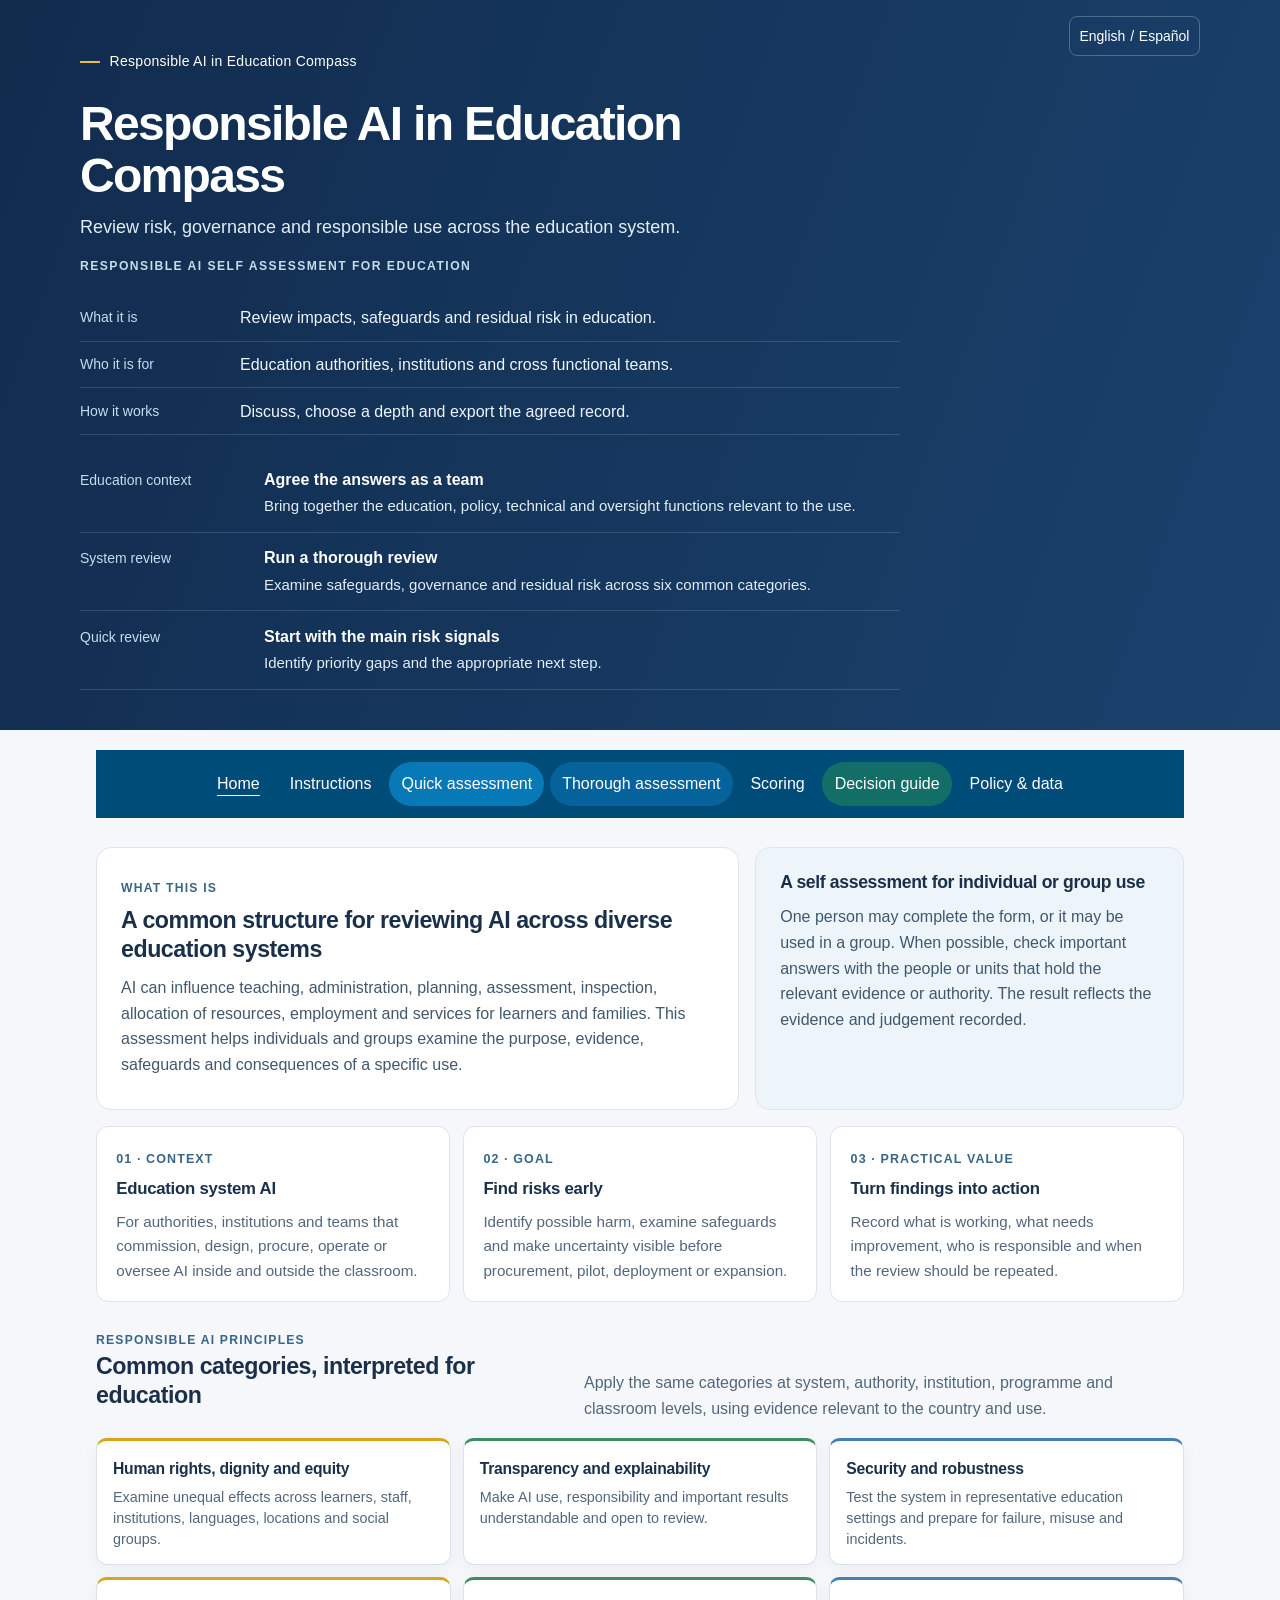
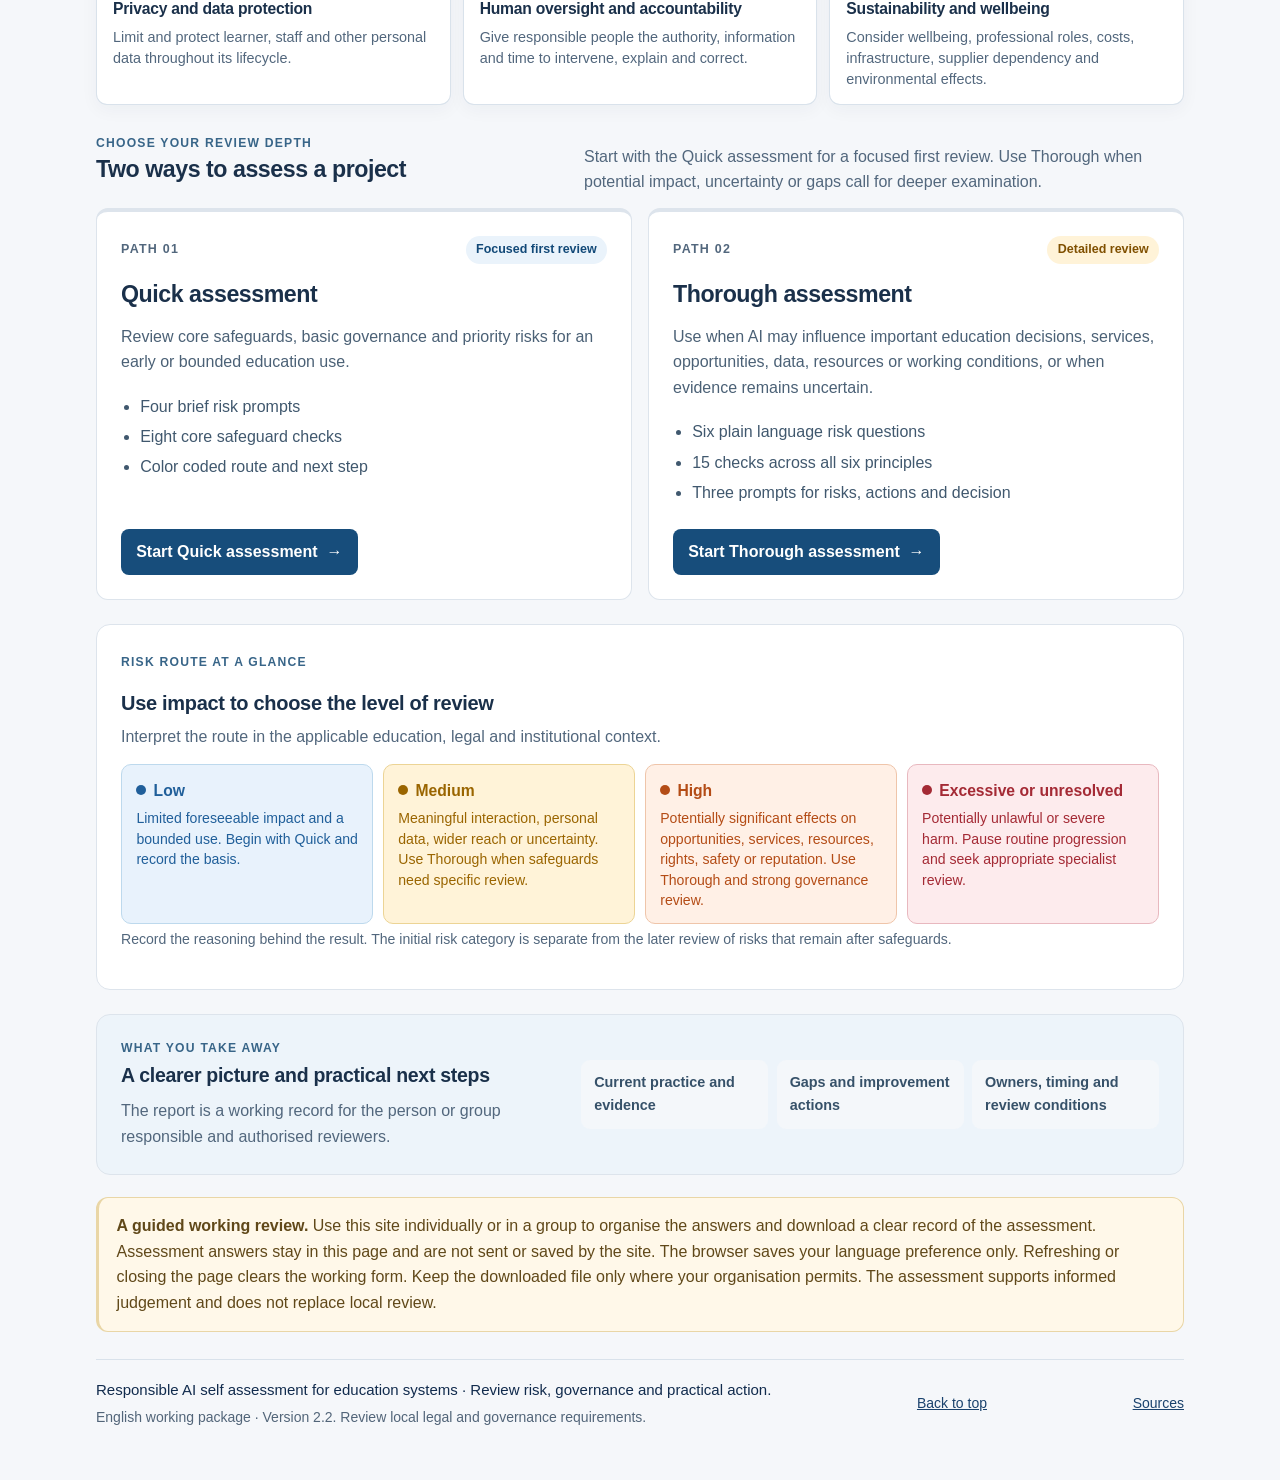
<file: index.html>
<!doctype html>
<html lang="en">
<head>
<link rel="stylesheet" href="theme.css?v=decision-record-2.2.10">
<meta charset="utf-8"><meta name="viewport" content="width=device-width,initial-scale=1">
<meta name="description" content="A self assessment for responsible AI use across education systems, authorities, institutions and services.">
<title>Responsible AI in Education Compass | Self assessment</title>
<style>
:root{--ink:#142d46;--muted:#52677d;--line:#d9e2eb;--paper:#fff;--canvas:#f2f5f8;--navy:#0c2947;--blue:#1a5fa8;--blue-dark:#124978;--blue-pale:#eaf3fb;--green:#205f9a;--green-pale:#e8f2fc;--amber:#9a6500;--amber-pale:#fff3d8;--orange:#b44c16;--orange-pale:#fff0e6;--red:#a42a35;--red-pale:#fdebed;--shadow:0 10px 30px rgba(12,41,71,.07)}*{box-sizing:border-box}html{scroll-behavior:smooth}body{margin:0;background:var(--canvas);color:var(--ink);font:16px/1.6 Inter,ui-sans-serif,system-ui,-apple-system,"Segoe UI",sans-serif}.skip{position:absolute;left:-10000px;top:auto}.skip:focus{left:1rem;top:1rem;z-index:10;background:white;padding:.65rem;border-radius:6px}.hero{background:linear-gradient(118deg,#0b2744 0%,#113e67 70%,#1d5680 100%);color:#fff;padding:3.4rem max(1.25rem,calc((100% - 1120px)/2)) 3.1rem;position:relative;overflow:hidden}.hero:after{content:"";position:absolute;width:420px;height:420px;border-radius:50%;right:-130px;top:-210px;border:1px solid #ffffff20;box-shadow:0 0 0 44px #ffffff08,0 0 0 90px #ffffff06}.eyebrow{display:flex;align-items:center;gap:.65rem;text-transform:uppercase;letter-spacing:.12em;font-size:.76rem;font-weight:750;color:#bcd9ef}.eyebrow-mark{display:inline-block;width:28px;height:3px;background:#f0b943;border-radius:4px}.hero h1{font-size:clamp(2rem,4.4vw,3.35rem);line-height:1.08;letter-spacing:-.035em;max-width:790px;margin:1rem 0 .8rem}.hero p{max-width:760px;font-size:1.12rem;color:#e2edf6;margin:.4rem 0 1.45rem}.hero-tags{display:flex;flex-wrap:wrap;gap:.55rem}.hero-tags span{border:1px solid #ffffff45;border-radius:999px;padding:.35rem .75rem;font-size:.88rem;color:#f4f8fc;background:#ffffff0b}.hero-actions{display:flex;flex-wrap:wrap;gap:.65rem;margin-top:1.3rem}.hero-primary,.hero-secondary{display:inline-flex;align-items:center;gap:.55rem;border-radius:8px;padding:.7rem .95rem;text-decoration:none;font-weight:720}.hero-primary{background:#fff;color:#103b63}.hero-secondary{border:1px solid #ffffff62;color:#fff;background:#ffffff0a}.hero-primary:hover,.hero-secondary:hover{filter:brightness(1.08)}.wrap{max-width:1120px;margin:1.25rem auto;padding:0 1rem}nav{display:flex;flex-wrap:wrap;gap:.25rem;background:var(--paper);border:1px solid var(--line);border-radius:12px;padding:.55rem;box-shadow:var(--shadow);margin-bottom:1.25rem}nav a{color:#274a68;text-decoration:none;padding:.55rem .85rem;border-radius:8px;font-size:.94rem;font-weight:620}nav a[aria-current=page],nav a:hover,nav a:focus{background:var(--blue-pale);color:var(--blue-dark)}nav a:focus-visible,a:focus-visible,button:focus-visible{outline:3px solid #f0b943;outline-offset:2px}.intro{display:grid;grid-template-columns:1.5fr 1fr;gap:1rem;align-items:stretch;margin:1rem 0}.intro-copy,.self-card,.info-card,.assessment-card,.risk-panel,.benefits{background:var(--paper);border:1px solid var(--line);border-radius:15px;box-shadow:var(--shadow)}.intro-copy{padding:1.4rem 1.55rem}.kicker{font-size:.76rem;letter-spacing:.1em;text-transform:uppercase;color:var(--blue);font-weight:760;margin:0 0 .45rem}.intro h2,.section-title{font-size:1.45rem;line-height:1.25;letter-spacing:-.02em;margin:.1rem 0 .7rem}.intro-copy p{margin:.45rem 0;color:#40586e}.self-card{padding:1.35rem;background:#edf4fa}.self-card h2{font-size:1.1rem;margin:0 0 .65rem}.self-card p{margin:0 0 .7rem;color:#40586e}.self-card ul{padding-left:1.2rem;margin:.4rem 0}.self-card li{margin:.25rem 0}.info-grid{display:grid;grid-template-columns:repeat(3,1fr);gap:.85rem;margin:1rem 0 1.6rem}.info-card{padding:1.15rem 1.2rem}.info-card .number{color:var(--blue);font-size:.78rem;font-weight:750;letter-spacing:.09em}.info-card h3{margin:.35rem 0 .45rem;font-size:1.05rem}.info-card p{margin:0;color:var(--muted);font-size:.95rem}.section-head{display:flex;align-items:flex-end;justify-content:space-between;gap:1rem;margin:1.8rem 0 .8rem}.section-head p{max-width:600px;color:var(--muted);margin:0}.assessment-grid{display:grid;grid-template-columns:repeat(2,minmax(0,1fr));gap:1rem}.assessment-card{padding:1.35rem;display:flex;flex-direction:column;min-height:280px}.assessment-card.quick{border-top:4px solid var(--blue)}.assessment-card.thorough{border-top:4px solid #bd7920}.assessment-card .card-top{display:flex;align-items:center;justify-content:space-between;gap:1rem}.assessment-card .step{font-size:.78rem;font-weight:800;letter-spacing:.1em;color:var(--muted)}.assessment-card .badge{background:var(--blue-pale);color:var(--blue-dark);font-weight:700;border-radius:999px;padding:.27rem .65rem;font-size:.78rem}.assessment-card.thorough .badge{background:var(--amber-pale);color:#805000}.assessment-card h3{font-size:1.45rem;letter-spacing:-.02em;margin:.75rem 0 .4rem}.assessment-card p{color:#4b6176;margin:.25rem 0 .8rem}.assessment-card ul{padding-left:1.2rem;color:#40586e;margin:.1rem 0 1.2rem}.assessment-card li{margin:.28rem 0}.card-action{margin-top:auto;display:inline-flex;align-items:center;justify-content:center;gap:.55rem;align-self:flex-start;background:var(--blue);color:white;text-decoration:none;border-radius:8px;padding:.65rem .95rem;font-weight:700}.thorough .card-action{background:#8c5a10}.card-action:hover{filter:brightness(1.08)}.risk-panel{padding:1.25rem;margin:1.5rem 0}.risk-panel h2{margin:.1rem 0 .3rem;font-size:1.25rem}.risk-panel>p{color:var(--muted);margin:.25rem 0 .9rem}.risk-grid{display:grid;grid-template-columns:repeat(4,1fr);gap:.6rem}.risk-card{border-radius:10px;padding:.8rem .9rem;border:1px solid transparent;min-height:120px}.risk-card strong{display:flex;align-items:center;gap:.45rem;font-size:.98rem;margin-bottom:.35rem}.risk-card p{font-size:.88rem;line-height:1.45;margin:0}.risk-dot{width:10px;height:10px;border-radius:50%;background:currentColor;flex:none}.risk-low{color:var(--green);background:var(--green-pale);border-color:#bdd9ed}.risk-medium{color:var(--amber);background:var(--amber-pale);border-color:#ecd495}.risk-high{color:var(--orange);background:var(--orange-pale);border-color:#efc5aa}.risk-excessive{color:var(--red);background:var(--red-pale);border-color:#e8b8bf}.risk-note{font-size:.88rem;color:var(--muted);margin:.8rem 0 0}.benefits{padding:1.25rem 1.4rem;margin:1rem 0 1.4rem;display:grid;grid-template-columns:1fr 1.3fr;gap:1rem;align-items:center}.benefits h2{font-size:1.22rem;margin:.1rem 0 .45rem}.benefits p{margin:0;color:var(--muted)}.benefit-list{display:grid;grid-template-columns:repeat(3,1fr);gap:.55rem}.benefit-item{background:#f4f7fa;border-radius:9px;padding:.7rem .8rem;font-size:.9rem;font-weight:630;color:#365169}.notice{background:#fff8e9;border:1px solid #e9d6a6;border-radius:11px;padding:.95rem 1.1rem;margin:1rem 0;color:#604819}.footer{display:flex;align-items:center;justify-content:space-between;gap:1rem;padding:1.1rem 0 2rem;color:var(--muted);font-size:.88rem;border-top:1px solid var(--line);margin-top:1.7rem}.footer-source{font-size:13px;font-weight:600;white-space:nowrap;color:#536a80}.footer-source:hover{color:var(--blue)}@media(max-width:820px){.risk-grid{grid-template-columns:repeat(2,1fr)}.intro{grid-template-columns:1fr}.benefits{grid-template-columns:1fr}}@media(max-width:640px){.hero{padding:2.5rem 1rem 2.2rem}.hero p{font-size:1rem}.wrap{padding:0 .8rem}.assessment-grid,.info-grid{grid-template-columns:1fr}.risk-grid{grid-template-columns:1fr 1fr}.risk-card{min-height:0}.benefit-list{grid-template-columns:1fr}.section-head{align-items:flex-start;flex-direction:column}.assessment-card{min-height:0}nav{gap:.1rem}nav a{padding:.48rem .58rem;font-size:.9rem}.footer{align-items:flex-start;flex-direction:column}}@media(max-width:420px){.risk-grid{grid-template-columns:1fr}}
.principles{display:grid;grid-template-columns:repeat(3,1fr);gap:.75rem;margin:1rem 0 1.6rem}.principle-card{background:#fff;border:1px solid var(--line);border-top:3px solid #1a5fa8;border-radius:11px;padding:.9rem 1rem;box-shadow:0 5px 18px rgba(12,41,71,.045)}.principle-card:nth-child(3n+1){border-top-color:#d5a51a}.principle-card:nth-child(3n+2){border-top-color:#3f8c61}.principle-card:nth-child(3n){border-top-color:#477fb1}.principle-card h3{font-size:.98rem;margin:.1rem 0 .35rem}.principle-card p{font-size:.9rem;color:var(--muted);margin:0;line-height:1.45}@media(max-width:640px){.principles{grid-template-columns:1fr}}
</style>
</head>
<body id="top">
<a class="skip" href="#main">Skip to content</a>
<header class="hero"><div class="eyebrow"><span class="eyebrow-mark"></span> Responsible AI self assessment for education</div><h1>Responsible AI in Education Compass</h1><p>Review risk, governance and responsible use across the education system.</p><div class="hero-tags"><span>Education system perspective</span><span>Individual or group self assessment</span><span>Quick or Thorough review</span></div><div class="hero-actions"><a class="hero-primary" href="quick-assessment.html">Start a Quick review <span aria-hidden="true">→</span></a><a class="hero-secondary" href="instructions.html">How to use the toolkit</a></div></header>
<main class="wrap" id="main">
<nav class="package-nav no-print" aria-label="Assessment pages"><a href="index.html" aria-current="page">Home</a><a href="instructions.html">Instructions</a><a href="quick-assessment.html">Quick assessment</a><a href="thorough-assessment.html">Thorough assessment</a><a href="scoring.html">Scoring</a><a href="decision-guide.html">Decision guide</a><a href="policy-and-data.html">Policy &amp; data</a></nav>
<section class="intro"><div class="intro-copy"><p class="kicker">What this is</p><h2>A common structure for reviewing AI across diverse education systems</h2><p>AI can influence teaching, administration, planning, assessment, inspection, allocation of resources, employment and services for learners and families. This assessment helps individuals and groups examine the purpose, evidence, safeguards and consequences of a specific use.</p></div><aside class="self-card"><h2>A self assessment for individual or group use</h2><p>One person may complete the form, or it may be used in a group. When possible, check important answers with the people or units that hold the relevant evidence or authority. The result reflects the evidence and judgement recorded.</p></aside></section>
<section class="info-grid" aria-label="Assessment overview"><article class="info-card"><span class="number">01 · CONTEXT</span><h3>Education system AI</h3><p>For authorities, institutions and teams that commission, design, procure, operate or oversee AI inside and outside the classroom.</p></article><article class="info-card"><span class="number">02 · GOAL</span><h3>Find risks early</h3><p>Identify possible harm, examine safeguards and make uncertainty visible before procurement, pilot, deployment or expansion.</p></article><article class="info-card"><span class="number">03 · PRACTICAL VALUE</span><h3>Turn findings into action</h3><p>Record what is working, what needs improvement, who is responsible and when the review should be repeated.</p></article></section>
<div class="section-head"><div><p class="kicker">Responsible AI principles</p><h2 class="section-title">Common categories, interpreted for education</h2></div><p>Apply the same categories at system, authority, institution, programme and classroom levels, using evidence relevant to the country and use.</p></div><section class="principles"><article class="principle-card"><h3>Human rights, dignity and equity</h3><p>Examine unequal effects across learners, staff, institutions, languages, locations and social groups.</p></article><article class="principle-card"><h3>Transparency and explainability</h3><p>Make AI use, responsibility and important results understandable and open to review.</p></article><article class="principle-card"><h3>Security and robustness</h3><p>Test the system in representative education settings and prepare for failure, misuse and incidents.</p></article><article class="principle-card"><h3>Privacy and data protection</h3><p>Limit and protect learner, staff and other personal data throughout its lifecycle.</p></article><article class="principle-card"><h3>Human oversight and accountability</h3><p>Give responsible people the authority, information and time to intervene, explain and correct.</p></article><article class="principle-card"><h3>Sustainability and wellbeing</h3><p>Consider wellbeing, professional roles, costs, infrastructure, supplier dependency and environmental effects.</p></article></section>
<div class="section-head"><div><p class="kicker">Choose your review depth</p><h2 class="section-title">Two ways to assess a project</h2></div><p>Start with the Quick assessment for a focused first review. Use Thorough when potential impact, uncertainty or gaps call for deeper examination.</p></div>
<section class="assessment-grid" aria-label="Assessment options"><article class="assessment-card quick"><div class="card-top"><span class="step">PATH 01</span><span class="badge">Focused first review</span></div><h3>Quick assessment</h3><p>Review core safeguards, basic governance and priority risks for an early or bounded education use.</p><ul><li>Four brief risk prompts</li><li>Eight core safeguard checks</li><li>Color coded route and next step</li></ul><a class="card-action" href="quick-assessment.html">Start Quick assessment <span aria-hidden="true">→</span></a></article><article class="assessment-card thorough"><div class="card-top"><span class="step">PATH 02</span><span class="badge">Detailed review</span></div><h3>Thorough assessment</h3><p>Use when AI may influence important education decisions, services, opportunities, data, resources or working conditions, or when evidence remains uncertain.</p><ul><li>Six plain language risk questions</li><li>15 checks across all six principles</li><li>Three prompts for risks, actions and decision</li></ul><a class="card-action" href="thorough-assessment.html">Start Thorough assessment <span aria-hidden="true">→</span></a></article></section>
<section class="risk-panel"><p class="kicker">Risk route at a glance</p><h2>Use impact to choose the level of review</h2><p>Interpret the route in the applicable education, legal and institutional context.</p><div class="risk-grid"><article class="risk-card risk-low"><strong><span class="risk-dot"></span>Low</strong><p>Limited foreseeable impact and a bounded use. Begin with Quick and record the basis.</p></article><article class="risk-card risk-medium"><strong><span class="risk-dot"></span>Medium</strong><p>Meaningful interaction, personal data, wider reach or uncertainty. Use Thorough when safeguards need specific review.</p></article><article class="risk-card risk-high"><strong><span class="risk-dot"></span>High</strong><p>Potentially significant effects on opportunities, services, resources, rights, safety or reputation. Use Thorough and strong governance review.</p></article><article class="risk-card risk-excessive"><strong><span class="risk-dot"></span>Excessive or unresolved</strong><p>Potentially unlawful or severe harm. Pause routine progression and seek appropriate specialist review.</p></article></div><p class="risk-note">Record the reasoning behind the result. The initial risk category is separate from the later review of risks that remain after safeguards.</p></section>
<section class="benefits"><div><p class="kicker">What you take away</p><h2>A clearer picture and practical next steps</h2><p>The report is a working record for the person or group responsible and authorised reviewers.</p></div><div class="benefit-list"><div class="benefit-item">Current practice and evidence</div><div class="benefit-item">Gaps and improvement actions</div><div class="benefit-item">Owners, timing and review conditions</div></div></section>
<div class="notice"><strong>A guided working review.</strong> Use this site individually or in a group to organise the answers and download a clear record of the assessment. Assessment answers stay in this page and are not sent or saved by the site. The browser saves your language preference only. Refreshing or closing the page clears the working form. Keep the downloaded file only where your organisation permits. The assessment supports informed judgement and does not replace local review.</div>
<div class="footer"><span>English working package · Version 2.2. Review local legal and governance requirements.</span><a class="footer-source" href="#top">Back to top</a><a class="footer-source" href="sources.html">Sources</a></div>
</main>
</body></html>
<script src="theme.js?v=decision-record-2.2.10"></script>
</file>
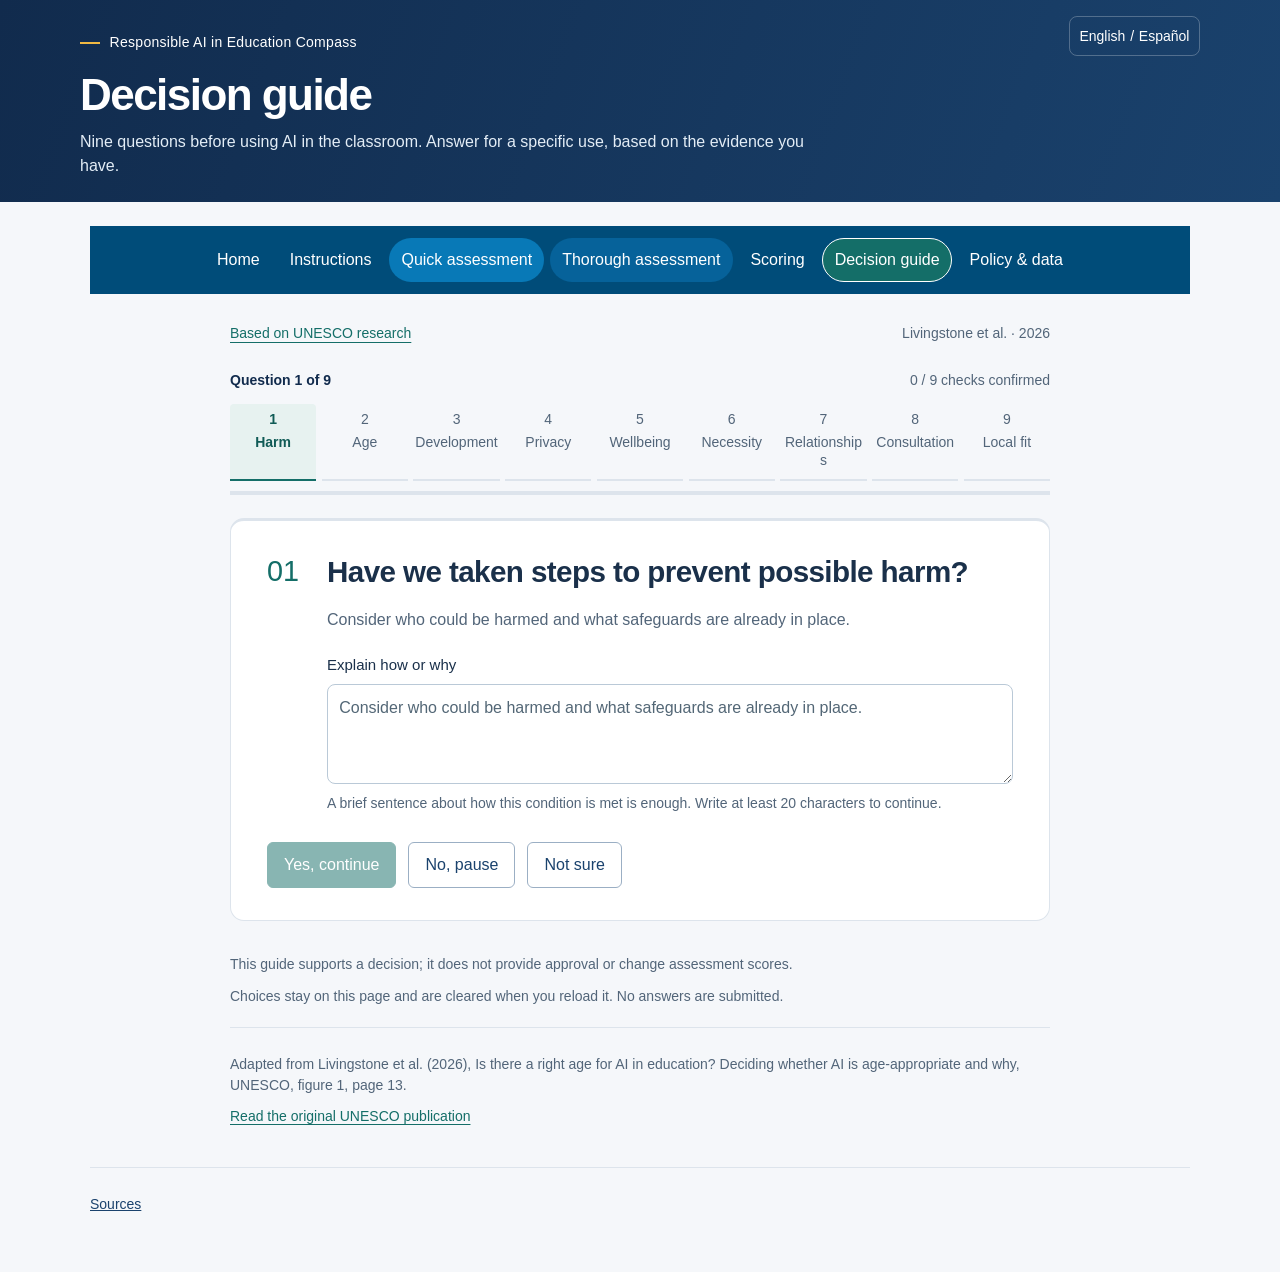
<file: decision-guide.html>
<!doctype html>
<html lang="en">
<head>
  <meta charset="utf-8">
  <meta name="viewport" content="width=device-width, initial-scale=1">
  <meta name="description" content="Nine questions to guide a thoughtful decision about AI use in the classroom.">
  <title>Decision guide | Responsible AI in Education Compass</title>
  <link rel="stylesheet" href="theme.css?v=decision-reflection-2.2.11">
  <link rel="stylesheet" href="decision-guide.css?v=decision-reflection-2.2.11">
</head>
<body id="top" class="decision-page">
  <header>
    <h1 id="guide-title" data-i18n-ignore>Decision guide</h1>
    <p id="guide-intro" data-i18n-ignore>Nine questions before using AI in the classroom. Answer for a specific use, based on the evidence you have.</p>
  </header>
  <main class="wrap">
    <nav class="package-nav no-print" aria-label="Assessment pages"><a href="index.html">Home</a><a href="instructions.html">Instructions</a><a href="quick-assessment.html">Quick assessment</a><a href="thorough-assessment.html">Thorough assessment</a><a href="scoring.html">Scoring</a><a href="decision-guide.html" aria-current="page">Decision guide</a><a href="policy-and-data.html">Policy &amp; data</a></nav>
    <div id="decision-guide" class="guide-workspace" data-i18n-ignore></div>
    <noscript><p>This guide needs JavaScript to show one question at a time. Enable JavaScript and reload this page to begin.</p></noscript>
    <div class="footer"><a class="footer-source" href="sources.html">Sources</a></div>
  </main>
  <script src="theme.js?v=decision-reflection-2.2.11"></script>
  <script src="pdf-report.js?v=decision-reflection-2.2.11"></script>
  <script src="decision-guide.js?v=decision-reflection-2.2.11"></script>
</body>
</html>
</file>
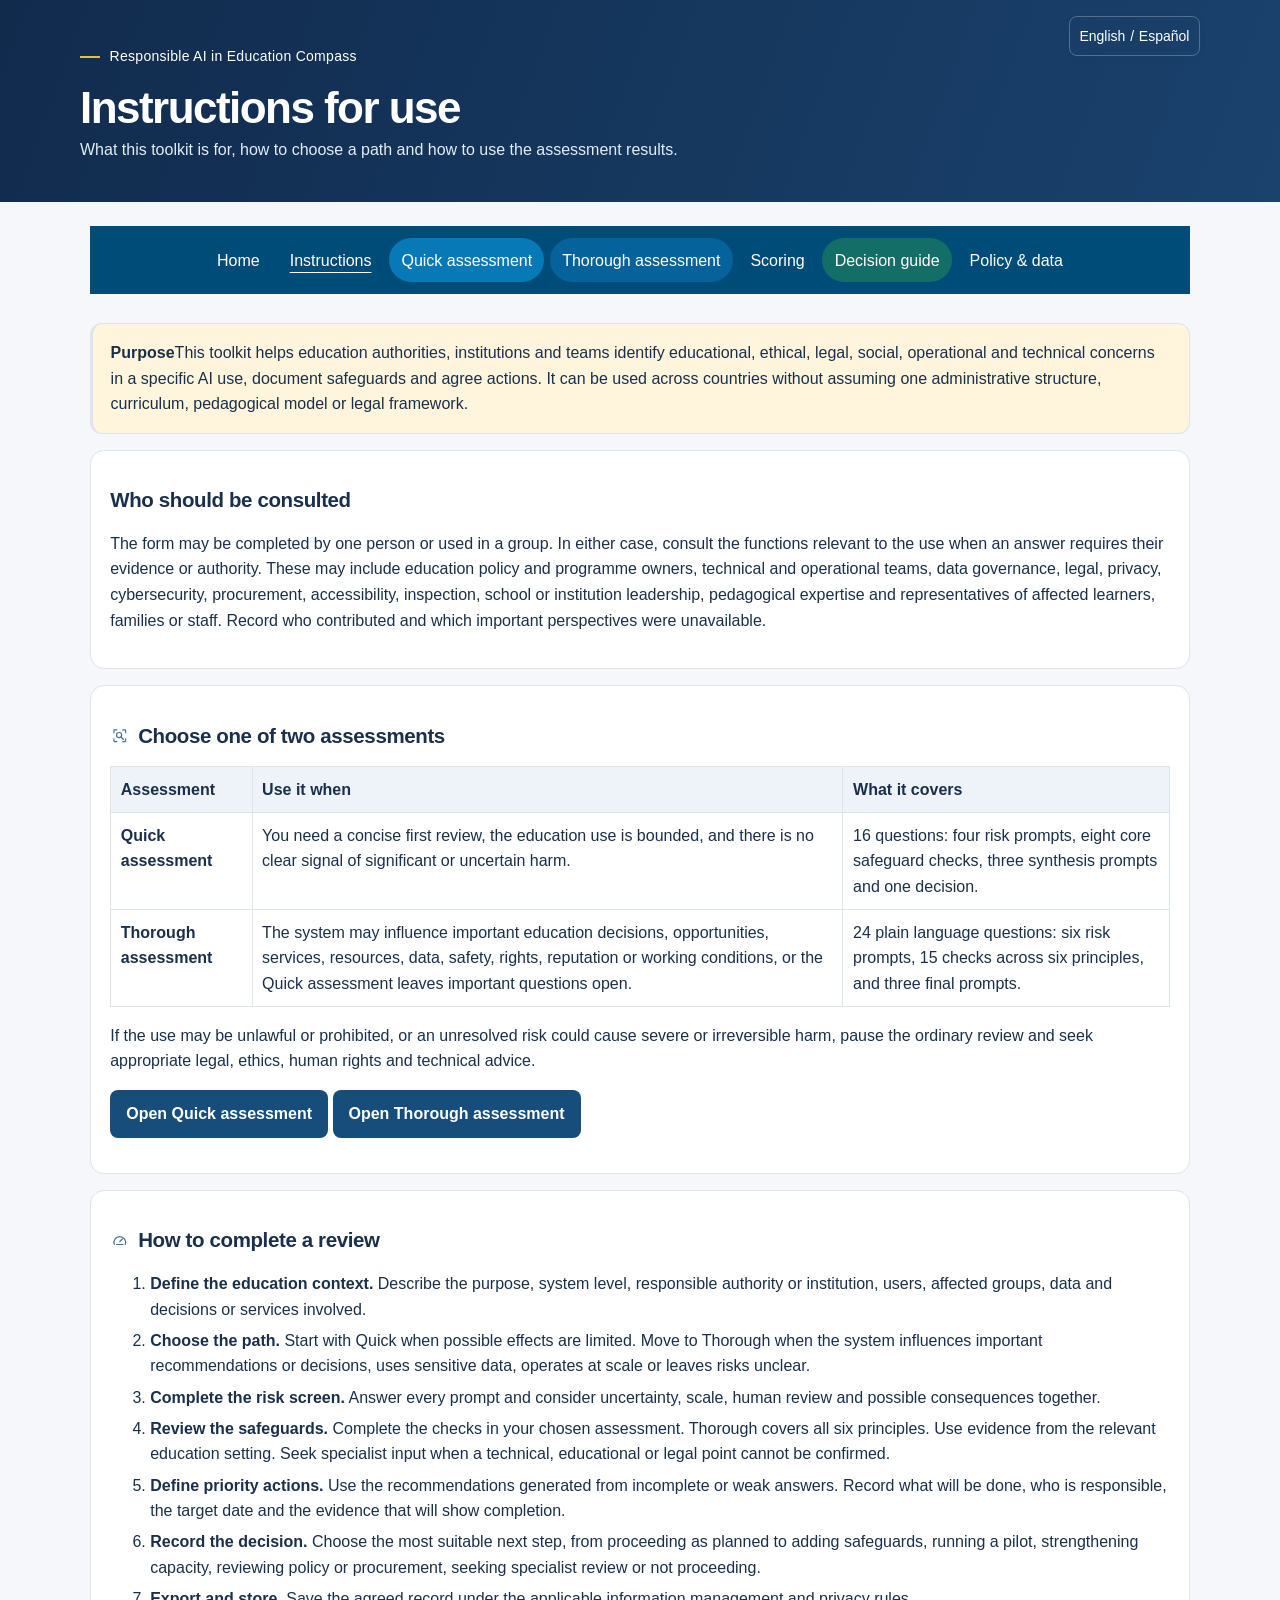
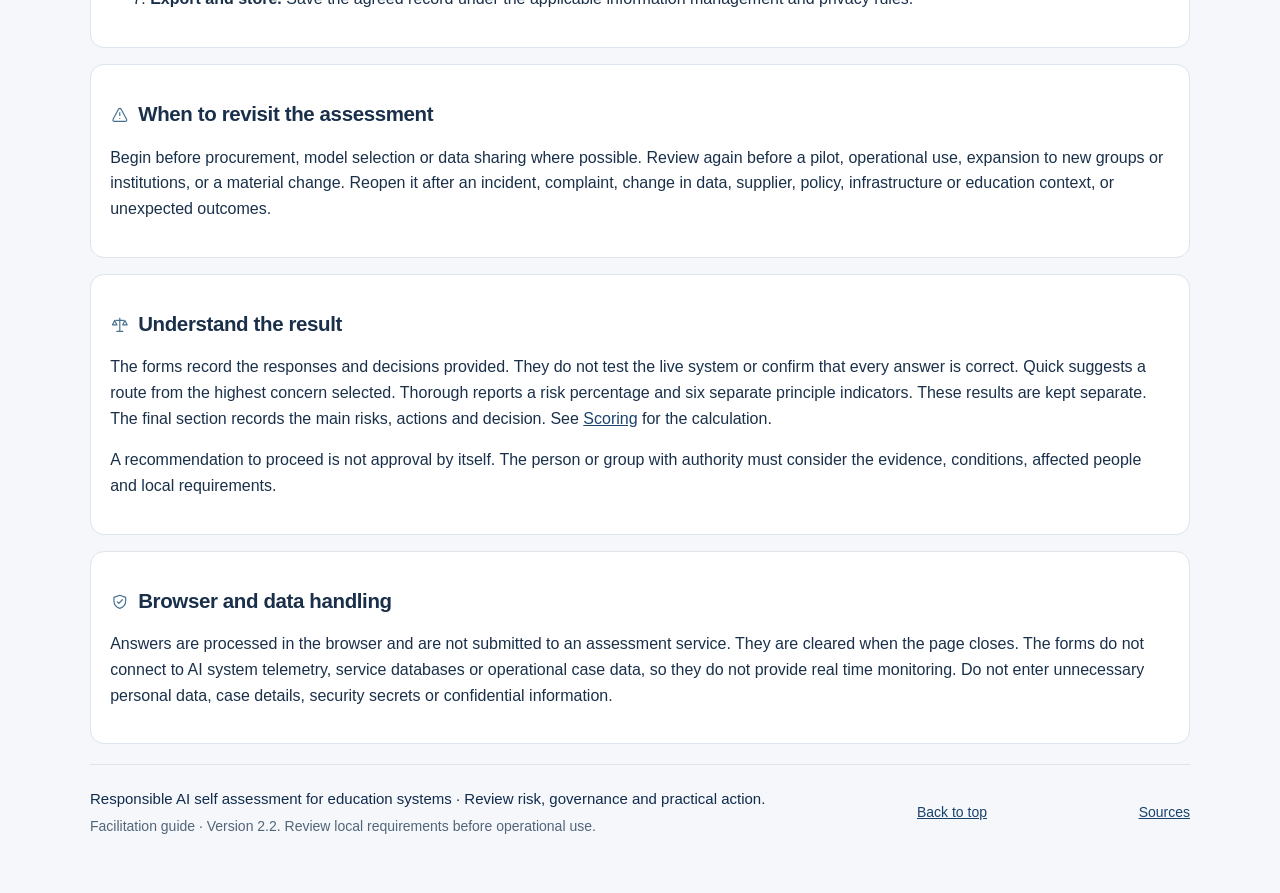
<file: instructions.html>
<!doctype html>
<html lang="en"><head><meta charset="utf-8"><meta name="viewport" content="width=device-width,initial-scale=1"><meta name="description" content="Instructions for an education focused responsible AI assessment that can be applied across countries and system levels."><title>Responsible AI in Education Compass | Instructions</title>
<style>
:root{--ink:#17324d;--muted:#526579;--line:#d8e0e8;--wash:#f3f7fa;--blue:#145da0;--pale:#eaf3fb;--gold:#fff5e5}*{box-sizing:border-box}body{margin:0;background:#f7f9fb;color:var(--ink);font:16px/1.55 system-ui,"Segoe UI",sans-serif}header{background:#103f6b;color:#fff;padding:1.7rem max(1rem,calc((100% - 1050px)/2))}header h1{margin:0 0 .35rem}header p{margin:0;color:#e7f1fa}.wrap{max-width:1050px;margin:1.2rem auto;padding:0 1rem}nav{display:flex;flex-wrap:wrap;gap:.35rem;background:white;border:1px solid var(--line);border-radius:9px;padding:.6rem}nav a{padding:.3rem .55rem;color:#145484;text-decoration:none;border-radius:5px}nav a:hover,nav a:focus{background:var(--pale);text-decoration:underline}section{background:white;border:1px solid var(--line);border-radius:10px;padding:1rem;margin:1rem 0}.notice{background:var(--gold);border-color:#e4c889}.grid{display:grid;grid-template-columns:repeat(auto-fit,minmax(240px,1fr));gap:.8rem}.card{background:var(--wash);border:1px solid var(--line);border-radius:8px;padding:.85rem}.muted,.footer{color:var(--muted)}.footer{display:flex;align-items:center;justify-content:space-between;gap:1rem;font-size:.9rem;padding:1rem 0 2rem;border-top:1px solid var(--line)}.footer-source{font-size:13px;font-weight:600;white-space:nowrap}table{border-collapse:collapse;width:100%;margin:.6rem 0}th,td{border:1px solid var(--line);padding:.6rem;text-align:left;vertical-align:top}th{background:var(--wash)}li{margin:.35rem 0}.button{display:inline-block;background:var(--blue);color:white;text-decoration:none;padding:.45rem .7rem;border-radius:6px;font-weight:650}@media(max-width:700px){header{padding:1.3rem 1rem}table{font-size:.92rem}.footer{align-items:flex-start;flex-direction:column}}

/* Shared policy toolkit presentation */
:root{--ink:#142d46;--muted:#52677d;--line:#d9e2eb;--wash:#f2f5f8;--blue:#1a5fa8;--pale:#eaf3fb;--gold:#fff4dc;--green:#205f9a;--green-pale:#e8f2fc;--amber:#946100;--amber-pale:#fff3d8;--orange:#b44c16;--orange-pale:#fff0e6;--red:#a42a35;--red-pale:#fdebed;--shadow:0 8px 25px rgba(12,41,71,.06)}
body{background:#f2f5f8;color:var(--ink);font-family:Inter,ui-sans-serif,system-ui,-apple-system,"Segoe UI",sans-serif;line-height:1.6}
header{background:linear-gradient(118deg,#0b2744 0%,#113e67 72%,#1d5680 100%);padding-top:1.9rem;padding-bottom:1.9rem}
header h1{letter-spacing:-.025em;line-height:1.15}
header p{max-width:850px;line-height:1.55}
.wrap{max-width:1120px}
nav{position:relative;background:#fff;border:1px solid var(--line);border-radius:12px;padding:.5rem;gap:.2rem;box-shadow:var(--shadow);margin-bottom:1.25rem}
nav a{color:#274a68;padding:.52rem .78rem;border-radius:8px;font-size:.94rem;font-weight:620}
nav a[aria-current=page],nav a:hover,nav a:focus{background:var(--pale);color:#124978}
section,section.panel,.notice,.card,.reportcard{border-radius:13px;border-color:var(--line);box-shadow:var(--shadow)}
section,section.panel{padding:1.2rem;margin:1rem 0}
section h2{font-size:1.28rem;line-height:1.3;letter-spacing:-.018em}
section h3{font-size:1.05rem;line-height:1.35}
.notice{padding:1rem 1.1rem}
.section-guide{background:#f3f7fb;border-color:#d5e2ed;border-left-color:#1a5fa8;border-radius:10px}
.question,.field{border-radius:10px;border-color:#dce5ed}
.question:focus-within,.field:focus-within{border-color:#8ab5da;box-shadow:0 0 0 3px #1a5fa81c}
.question legend{line-height:1.45}
.question input:not([type=radio]):not([type=checkbox]),.question textarea,.field input,.field textarea,.field select,.evidence{border-radius:8px;border-color:#b8c8d8}
.question input:focus,.question textarea:focus,.field input:focus,.field textarea:focus,.field select:focus{outline:3px solid #1a5fa826;border-color:#4e91c4}
.choice{border-radius:8px;transition:background-color .15s,border-color .15s}
.choice:hover{background:#f1f6fa}
button,.actions button{border-radius:8px;background:#14558f;box-shadow:0 2px 6px #103c631c}
button:hover,.actions button:hover{filter:brightness(1.08)}
.footer{display:flex;align-items:center;justify-content:space-between;gap:1rem;border-top:1px solid var(--line);font-size:.88rem;padding:1rem 0 2rem;margin-top:1.2rem}
.footer-source{font-size:13px!important;font-weight:650;white-space:nowrap;color:#536a80}
.footer-source:hover{color:#145da0}
.risk-tier{display:inline-flex;align-items:center;gap:.35rem;border-radius:999px;padding:.27rem .68rem;font-size:.85rem;line-height:1.3;font-weight:750}
.risk-tier.low{background:var(--green-pale);color:var(--green)}
.risk-tier.medium{background:var(--amber-pale);color:var(--amber)}
.risk-tier.high{background:var(--orange-pale);color:var(--orange)}
.risk-tier.excessive{background:var(--red-pale);color:var(--red)}
.practice-good{border-left:4px solid var(--green)!important;background:var(--green-pale)!important}
.practice-partial{border-left:4px solid #d39a18!important;background:var(--amber-pale)!important}
.practice-gap{border-left:4px solid var(--red)!important;background:var(--red-pale)!important}
.practice-na{border-left:4px solid #8393a2!important;background:#eef1f4!important}
.answer-status{display:inline-flex;align-items:center;border-radius:999px;padding:.16rem .52rem;margin:.15rem 0 .25rem;font-size:.78rem;font-weight:750;line-height:1.35}
.answer-status.action{background:var(--amber-pale);color:#815400}
.answer-status.gap{background:var(--red-pale);color:var(--red)}
.answer-status.clear{background:var(--green-pale);color:var(--green)}
.answer-status.na{background:#edf1f4;color:#536474}
.answer-status.missing{background:#eef2f6;color:#526579}
.score-summary{display:flex;flex-wrap:wrap;gap:.45rem;margin:.7rem 0}
.score-summary span{border-radius:999px;padding:.28rem .62rem;font-size:.84rem;font-weight:700}
.score-summary .good{background:var(--green-pale);color:var(--green)}
.score-summary .partial{background:var(--amber-pale);color:var(--amber)}
.score-summary .gap{background:var(--red-pale);color:var(--red)}
.score-summary .na{background:#edf1f4;color:#536474}
@media(max-width:720px){nav a{padding:.48rem .57rem;font-size:.9rem}.footer{align-items:flex-start;flex-direction:column}.section-guide{grid-template-columns:1fr;gap:.6rem}}
@media print{body{background:#fff;color:#111}header{background:#fff;color:#111;border-bottom:2px solid #17324d}header p{color:#333}nav,button,.no-print{display:none!important}.wrap{max-width:none;margin:0;padding:0}section,.panel{box-shadow:none!important}}

.tierbox{background:#f5f8fb!important;border:1px solid var(--line)!important;border-left:4px solid #1a5fa8!important;border-radius:11px!important;padding:1rem!important}
.tier-choice{display:flex;align-items:flex-start;gap:.55rem;padding:.62rem .7rem!important;margin:.35rem 0!important;border:1px solid transparent;border-radius:9px;line-height:1.45}
.tier-choice input{flex:0 0 auto;margin-top:.3rem!important}
.tier-choice.low{background:#e8f2fc;color:#1b527f;border-color:#c8dff1}
.tier-choice.medium{background:#fff3d8;color:#805600;border-color:#eddbad}
.tier-choice.high{background:#fff0e6;color:#974011;border-color:#efcbb6}
.tier-choice.excessive{background:#fdebed;color:#912934;border-color:#e9c1c6}
.tier-choice.is-selected{box-shadow:0 0 0 2px currentColor inset;font-weight:700}
.choice.practice-good{border-color:#c8dff1}
.choice.practice-partial{border-color:#eddbad}
.choice.practice-gap{border-color:#e9c1c6}
.choice.practice-na{border-color:#d7dee5}
.answer-status.review{background:#eaf3fb;color:#215780}
</style><link rel="stylesheet" href="theme.css?v=decision-record-2.2.10"></head><body id="top">
<header><h1>Instructions for use</h1><p>What this toolkit is for, how to choose a path and how to use the assessment results.</p></header>
<main class="wrap">
<nav class="package-nav no-print" aria-label="Assessment pages"><a href="index.html">Home</a><a href="instructions.html" aria-current="page">Instructions</a><a href="quick-assessment.html">Quick assessment</a><a href="thorough-assessment.html">Thorough assessment</a><a href="scoring.html">Scoring</a><a href="decision-guide.html">Decision guide</a><a href="policy-and-data.html">Policy &amp; data</a></nav>
<section class="notice"><strong>Purpose</strong>This toolkit helps education authorities, institutions and teams identify educational, ethical, legal, social, operational and technical concerns in a specific AI use, document safeguards and agree actions. It can be used across countries without assuming one administrative structure, curriculum, pedagogical model or legal framework.</section>
<section><h2>Who should be consulted</h2><p>The form may be completed by one person or used in a group. In either case, consult the functions relevant to the use when an answer requires their evidence or authority. These may include education policy and programme owners, technical and operational teams, data governance, legal, privacy, cybersecurity, procurement, accessibility, inspection, school or institution leadership, pedagogical expertise and representatives of affected learners, families or staff. Record who contributed and which important perspectives were unavailable.</p></section>
<section><h2>Choose one of two assessments</h2><table><thead><tr><th>Assessment</th><th>Use it when</th><th>What it covers</th></tr></thead><tbody>
<tr><td><strong>Quick assessment</strong></td><td>You need a concise first review, the education use is bounded, and there is no clear signal of significant or uncertain harm.</td><td>16 questions: four risk prompts, eight core safeguard checks, three synthesis prompts and one decision.</td></tr>
<tr><td><strong>Thorough assessment</strong></td><td>The system may influence important education decisions, opportunities, services, resources, data, safety, rights, reputation or working conditions, or the Quick assessment leaves important questions open.</td><td>24 plain language questions: six risk prompts, 15 checks across six principles, and three final prompts.</td></tr>
</tbody></table><p>If the use may be unlawful or prohibited, or an unresolved risk could cause severe or irreversible harm, pause the ordinary review and seek appropriate legal, ethics, human rights and technical advice.</p><p><a class="button" href="quick-assessment.html">Open Quick assessment</a> <a class="button" href="thorough-assessment.html">Open Thorough assessment</a></p></section>
<section><h2>How to complete a review</h2><ol><li><strong>Define the education context.</strong> Describe the purpose, system level, responsible authority or institution, users, affected groups, data and decisions or services involved.</li><li><strong>Choose the path.</strong> Start with Quick when possible effects are limited. Move to Thorough when the system influences important recommendations or decisions, uses sensitive data, operates at scale or leaves risks unclear.</li><li><strong>Complete the risk screen.</strong> Answer every prompt and consider uncertainty, scale, human review and possible consequences together.</li><li><strong>Review the safeguards.</strong> Complete the checks in your chosen assessment. Thorough covers all six principles. Use evidence from the relevant education setting. Seek specialist input when a technical, educational or legal point cannot be confirmed.</li><li><strong>Define priority actions.</strong> Use the recommendations generated from incomplete or weak answers. Record what will be done, who is responsible, the target date and the evidence that will show completion.</li><li><strong>Record the decision.</strong> Choose the most suitable next step, from proceeding as planned to adding safeguards, running a pilot, strengthening capacity, reviewing policy or procurement, seeking specialist review or not proceeding.</li><li><strong>Export and store.</strong> Save the agreed record under the applicable information management and privacy rules.</li></ol></section>
<section><h2>When to revisit the assessment</h2><p>Begin before procurement, model selection or data sharing where possible. Review again before a pilot, operational use, expansion to new groups or institutions, or a material change. Reopen it after an incident, complaint, change in data, supplier, policy, infrastructure or education context, or unexpected outcomes.</p></section>
<section><h2>Understand the result</h2><p>The forms record the responses and decisions provided. They do not test the live system or confirm that every answer is correct. Quick suggests a route from the highest concern selected. Thorough reports a risk percentage and six separate principle indicators. These results are kept separate. The final section records the main risks, actions and decision. See <a href="scoring.html">Scoring</a> for the calculation.</p><p>A recommendation to proceed is not approval by itself. The person or group with authority must consider the evidence, conditions, affected people and local requirements.</p></section>
<section><h2>Browser and data handling</h2><p>Answers are processed in the browser and are not submitted to an assessment service. They are cleared when the page closes. The forms do not connect to AI system telemetry, service databases or operational case data, so they do not provide real time monitoring. Do not enter unnecessary personal data, case details, security secrets or confidential information.</p></section>
<div class="footer"><span>Facilitation guide · Version 2.2. Review local requirements before operational use.</span><a class="footer-source" href="#top">Back to top</a><a class="footer-source" href="sources.html">Sources</a></div>
</main></body></html>
<script src="theme.js?v=decision-record-2.2.10"></script>
</file>
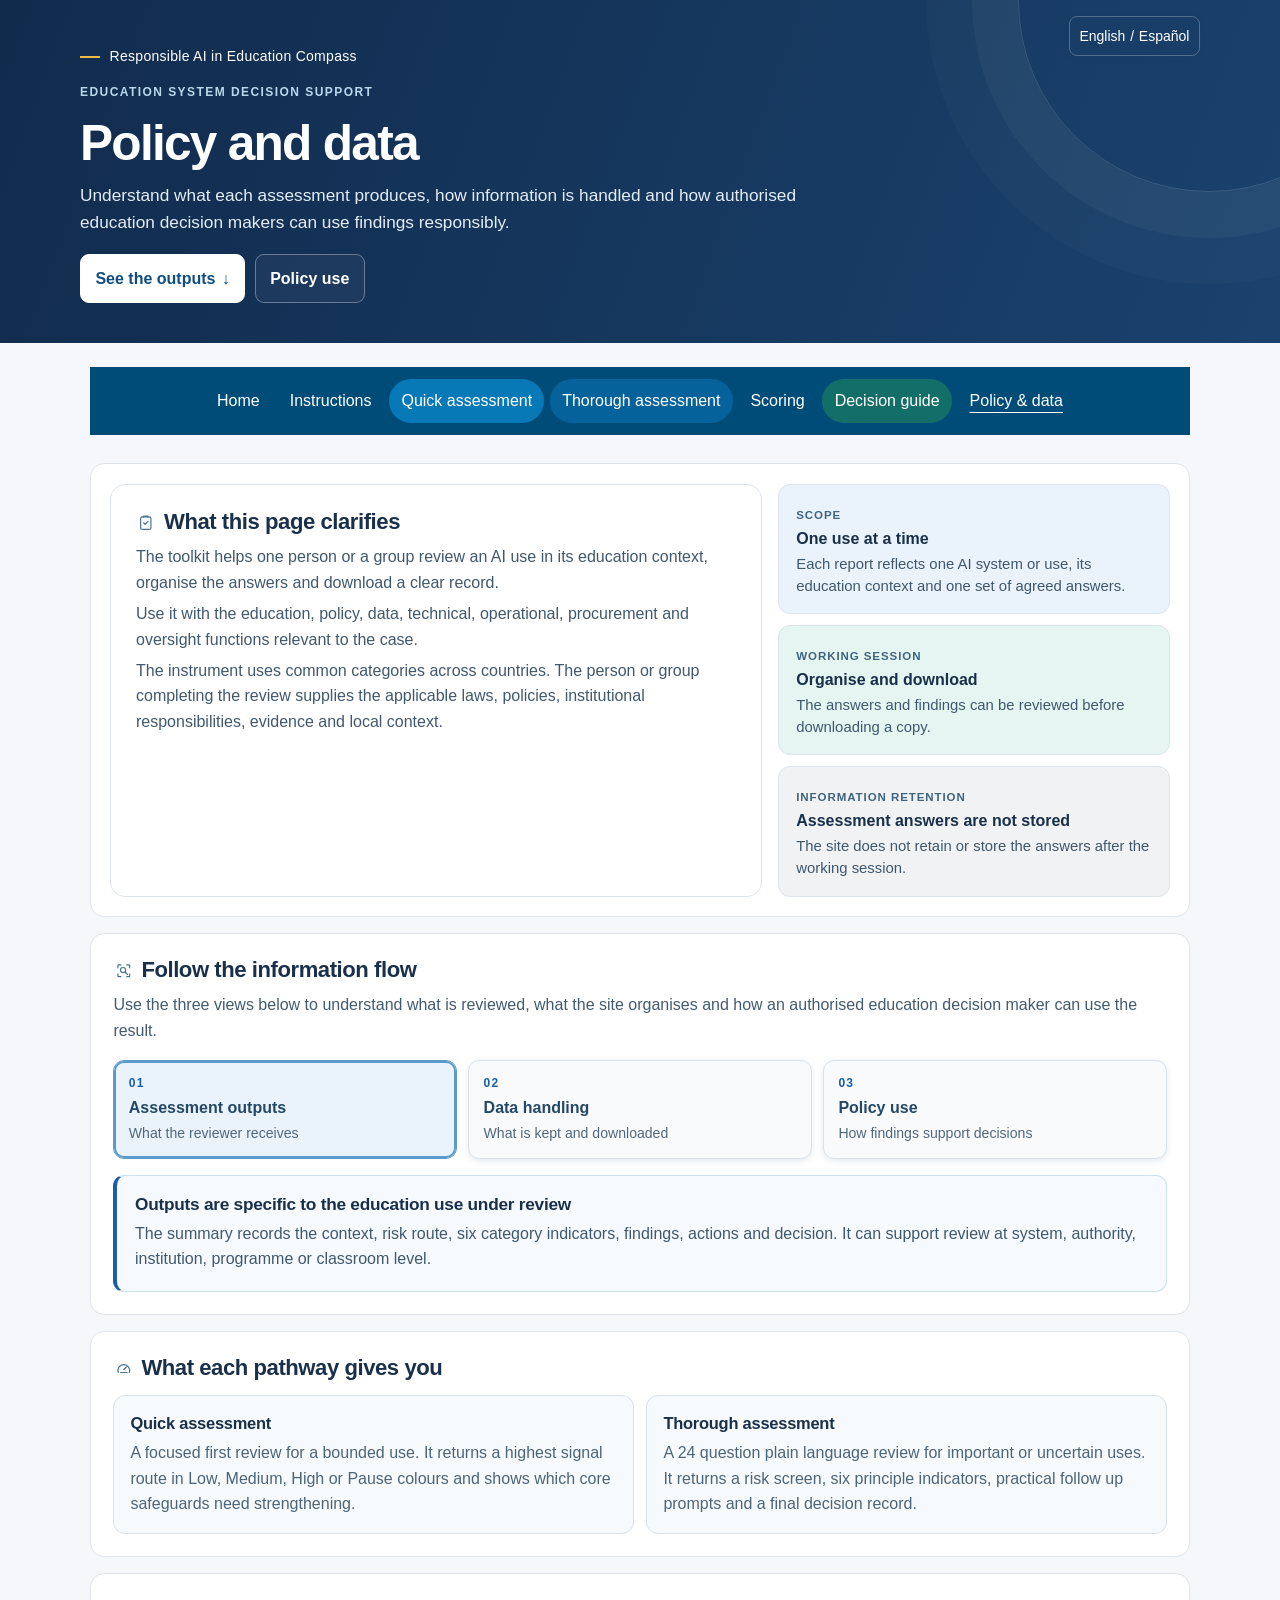
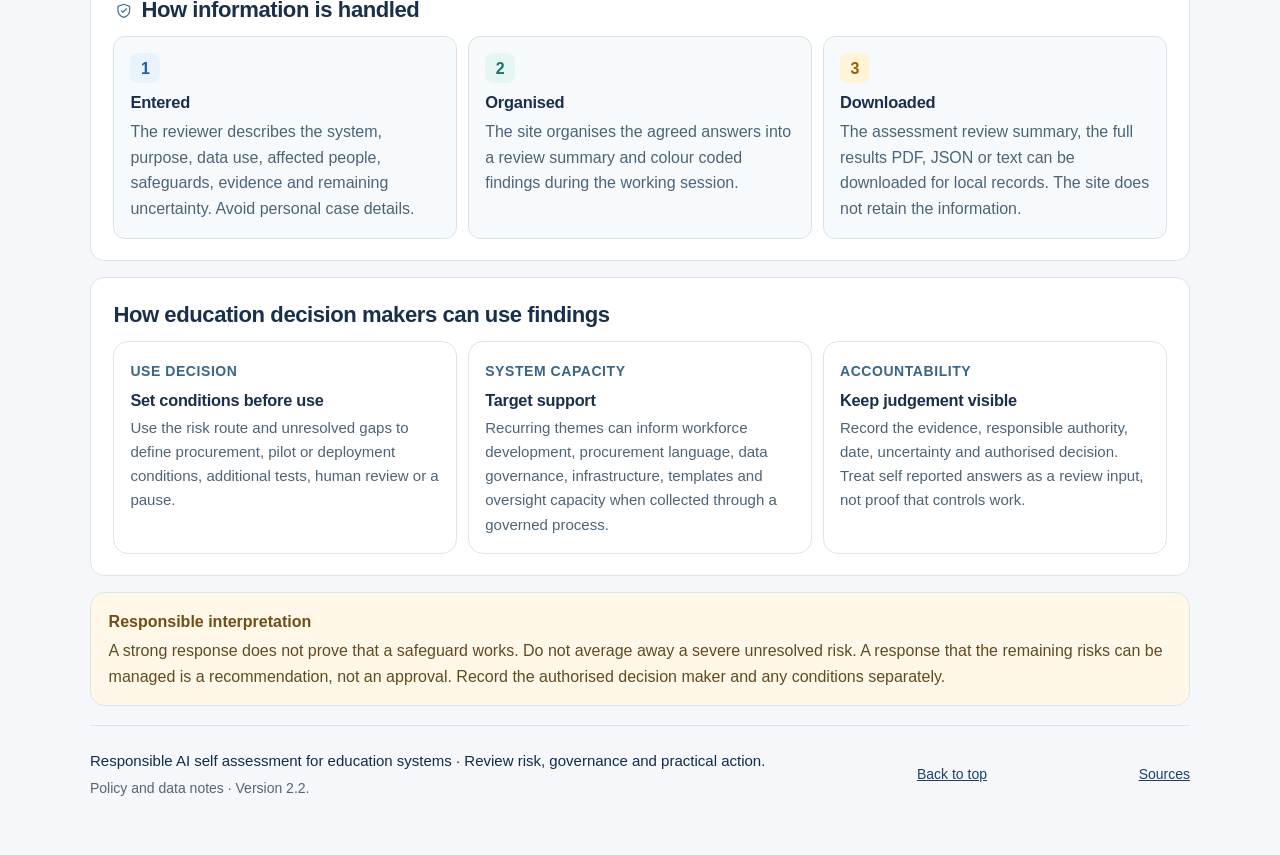
<file: policy-and-data.html>
<!doctype html>
<html lang="en"><head><meta charset="utf-8"><meta name="viewport" content="width=device-width,initial-scale=1"><meta name="description" content="How education assessment reports are handled and how authorised decision makers can use findings responsibly."><title>Responsible AI in Education Compass | Policy and data</title>
<style>
:root{--ink:#17324d;--muted:#526579;--line:#d8e0e8;--wash:#f3f7fa;--blue:#145da0;--pale:#eaf3fb;--gold:#fff5e5}*{box-sizing:border-box}body{margin:0;background:#f7f9fb;color:var(--ink);font:16px/1.55 system-ui,"Segoe UI",sans-serif}header{background:#103f6b;color:#fff;padding:1.7rem max(1rem,calc((100% - 1050px)/2))}header h1{margin:0 0 .35rem}header p{margin:0;color:#e7f1fa}.wrap{max-width:1050px;margin:1.2rem auto;padding:0 1rem}nav{display:flex;flex-wrap:wrap;gap:.35rem;background:white;border:1px solid var(--line);border-radius:9px;padding:.6rem}nav a{padding:.3rem .55rem;color:#145484;text-decoration:none;border-radius:5px}nav a:hover,nav a:focus{background:var(--pale);text-decoration:underline}section{background:white;border:1px solid var(--line);border-radius:10px;padding:1rem;margin:1rem 0}.answer{background:var(--pale);border:1px solid #c4dced;padding:.8rem 1rem;border-radius:9px}.grid{display:grid;grid-template-columns:repeat(auto-fit,minmax(230px,1fr));gap:.75rem}.card{border:1px solid var(--line);border-radius:8px;padding:.8rem;background:var(--wash)}.muted,.footer{color:var(--muted)}.footer{display:flex;align-items:center;justify-content:space-between;gap:1rem;font-size:.9rem;padding:1rem 0 2rem;border-top:1px solid var(--line)}.footer-source{font-size:13px;font-weight:600;white-space:nowrap}li{margin:.35rem 0}@media(max-width:720px){header{padding:1.3rem 1rem}.footer{align-items:flex-start;flex-direction:column}}

/* Shared policy toolkit presentation */
:root{--ink:#142d46;--muted:#52677d;--line:#d9e2eb;--wash:#f2f5f8;--blue:#1a5fa8;--pale:#eaf3fb;--gold:#fff4dc;--green:#205f9a;--green-pale:#e8f2fc;--amber:#946100;--amber-pale:#fff3d8;--orange:#b44c16;--orange-pale:#fff0e6;--red:#a42a35;--red-pale:#fdebed;--shadow:0 8px 25px rgba(12,41,71,.06)}
body{background:#f2f5f8;color:var(--ink);font-family:Inter,ui-sans-serif,system-ui,-apple-system,"Segoe UI",sans-serif;line-height:1.6}
header{background:linear-gradient(118deg,#0b2744 0%,#113e67 72%,#1d5680 100%);padding-top:1.9rem;padding-bottom:1.9rem}
header h1{letter-spacing:-.025em;line-height:1.15}
header p{max-width:850px;line-height:1.55}
.wrap{max-width:1120px}
nav{position:relative;background:#fff;border:1px solid var(--line);border-radius:12px;padding:.5rem;gap:.2rem;box-shadow:var(--shadow);margin-bottom:1.25rem}
nav a{color:#274a68;padding:.52rem .78rem;border-radius:8px;font-size:.94rem;font-weight:620}
nav a[aria-current=page],nav a:hover,nav a:focus{background:var(--pale);color:#124978}
section,section.panel,.notice,.card,.reportcard{border-radius:13px;border-color:var(--line);box-shadow:var(--shadow)}
section,section.panel{padding:1.2rem;margin:1rem 0}
section h2{font-size:1.28rem;line-height:1.3;letter-spacing:-.018em}
section h3{font-size:1.05rem;line-height:1.35}
.notice{padding:1rem 1.1rem}
.section-guide{background:#f3f7fb;border-color:#d5e2ed;border-left-color:#1a5fa8;border-radius:10px}
.question,.field{border-radius:10px;border-color:#dce5ed}
.question:focus-within,.field:focus-within{border-color:#8ab5da;box-shadow:0 0 0 3px #1a5fa81c}
.question legend{line-height:1.45}
.question input:not([type=radio]):not([type=checkbox]),.question textarea,.field input,.field textarea,.field select,.evidence{border-radius:8px;border-color:#b8c8d8}
.question input:focus,.question textarea:focus,.field input:focus,.field textarea:focus,.field select:focus{outline:3px solid #1a5fa826;border-color:#4e91c4}
.choice{border-radius:8px;transition:background-color .15s,border-color .15s}
.choice:hover{background:#f1f6fa}
button,.actions button{border-radius:8px;background:#14558f;box-shadow:0 2px 6px #103c631c}
button:hover,.actions button:hover{filter:brightness(1.08)}
.footer{display:flex;align-items:center;justify-content:space-between;gap:1rem;border-top:1px solid var(--line);font-size:.88rem;padding:1rem 0 2rem;margin-top:1.2rem}
.footer-source{font-size:13px!important;font-weight:650;white-space:nowrap;color:#536a80}
.footer-source:hover{color:#145da0}
.risk-tier{display:inline-flex;align-items:center;gap:.35rem;border-radius:999px;padding:.27rem .68rem;font-size:.85rem;line-height:1.3;font-weight:750}
.risk-tier.low{background:var(--green-pale);color:var(--green)}
.risk-tier.medium{background:var(--amber-pale);color:var(--amber)}
.risk-tier.high{background:var(--orange-pale);color:var(--orange)}
.risk-tier.excessive{background:var(--red-pale);color:var(--red)}
.practice-good{border-left:4px solid var(--green)!important;background:var(--green-pale)!important}
.practice-partial{border-left:4px solid #d39a18!important;background:var(--amber-pale)!important}
.practice-gap{border-left:4px solid var(--red)!important;background:var(--red-pale)!important}
.practice-na{border-left:4px solid #8393a2!important;background:#eef1f4!important}
.answer-status{display:inline-flex;align-items:center;border-radius:999px;padding:.16rem .52rem;margin:.15rem 0 .25rem;font-size:.78rem;font-weight:750;line-height:1.35}
.answer-status.action{background:var(--amber-pale);color:#815400}
.answer-status.gap{background:var(--red-pale);color:var(--red)}
.answer-status.clear{background:var(--green-pale);color:var(--green)}
.answer-status.na{background:#edf1f4;color:#536474}
.answer-status.missing{background:#eef2f6;color:#526579}
.score-summary{display:flex;flex-wrap:wrap;gap:.45rem;margin:.7rem 0}
.score-summary span{border-radius:999px;padding:.28rem .62rem;font-size:.84rem;font-weight:700}
.score-summary .good{background:var(--green-pale);color:var(--green)}
.score-summary .partial{background:var(--amber-pale);color:var(--amber)}
.score-summary .gap{background:var(--red-pale);color:var(--red)}
.score-summary .na{background:#edf1f4;color:#536474}
@media(max-width:720px){nav a{padding:.48rem .57rem;font-size:.9rem}.footer{align-items:flex-start;flex-direction:column}.section-guide{grid-template-columns:1fr;gap:.6rem}}
@media print{body{background:#fff;color:#111}header{background:#fff;color:#111;border-bottom:2px solid #17324d}header p{color:#333}nav,button,.no-print{display:none!important}.wrap{max-width:none;margin:0;padding:0}section,.panel{box-shadow:none!important}}

.tierbox{background:#f5f8fb!important;border:1px solid var(--line)!important;border-left:4px solid #1a5fa8!important;border-radius:11px!important;padding:1rem!important}
.tier-choice{display:flex;align-items:flex-start;gap:.55rem;padding:.62rem .7rem!important;margin:.35rem 0!important;border:1px solid transparent;border-radius:9px;line-height:1.45}
.tier-choice input{flex:0 0 auto;margin-top:.3rem!important}
.tier-choice.low{background:#e8f2fc;color:#1b527f;border-color:#c8dff1}
.tier-choice.medium{background:#fff3d8;color:#805600;border-color:#eddbad}
.tier-choice.high{background:#fff0e6;color:#974011;border-color:#efcbb6}
.tier-choice.excessive{background:#fdebed;color:#912934;border-color:#e9c1c6}
.tier-choice.is-selected{box-shadow:0 0 0 2px currentColor inset;font-weight:700}
.choice.practice-good{border-color:#c8dff1}
.choice.practice-partial{border-color:#eddbad}
.choice.practice-gap{border-color:#e9c1c6}
.choice.practice-na{border-color:#d7dee5}
.answer-status.review{background:#eaf3fb;color:#215780}
.policy-hero{background:linear-gradient(118deg,#0b2744,#113e67 68%,#1d597f);color:#fff;padding:3rem max(1rem,calc((100% - 1120px)/2)) 2.7rem;position:relative;overflow:hidden}.policy-hero:after{content:"";position:absolute;width:380px;height:380px;border:1px solid #ffffff24;border-radius:50%;right:-120px;top:-190px;box-shadow:0 0 0 46px #ffffff09,0 0 0 92px #ffffff05}.eyebrow{position:relative;z-index:1;text-transform:uppercase;letter-spacing:.12em;font-size:.75rem;font-weight:800;color:#b9d7eb}.policy-hero h1,.policy-hero p{position:relative;z-index:1}.policy-hero h1{font-size:clamp(2rem,4vw,3.1rem);line-height:1.08;letter-spacing:-.035em;margin:.9rem 0 .65rem;max-width:760px}.policy-hero p{max-width:760px;color:#e5eff7;font-size:1.08rem;margin:0}.hero-actions{display:flex;flex-wrap:wrap;gap:.6rem;margin:1.15rem 0 0;position:relative;z-index:1}.hero-actions a{display:inline-flex;align-items:center;gap:.4rem;border-radius:9px;padding:.65rem .9rem;text-decoration:none;font-weight:750;border:1px solid #ffffff55;color:#fff;background:#ffffff0b}.hero-actions a.primary{background:#fff;color:#104d80;border-color:#fff}.policy-nav{display:flex;flex-wrap:wrap;gap:.25rem;align-items:center;background:#fff;border:1px solid var(--line);border-radius:14px;padding:.55rem;box-shadow:var(--shadow);margin-bottom:1.2rem}.policy-nav a{color:#2b4b66;text-decoration:none;font-weight:650;font-size:.93rem;padding:.55rem .82rem;border-radius:9px}.policy-nav a:hover,.policy-nav a[aria-current=page]{background:var(--pale);color:#104d80}.policy-overview{display:grid;grid-template-columns:1.25fr .75fr;gap:1rem;margin-bottom:1rem}.policy-intro,.status-card,.policy-panel,.principle,.policy-note{background:#fff;border:1px solid var(--line);border-radius:15px;box-shadow:var(--shadow)}.policy-intro{padding:1.4rem 1.55rem}.policy-intro h2,.policy-panel h2{font-size:1.38rem;line-height:1.25;letter-spacing:-.02em;margin:.05rem 0 .55rem}.policy-intro p{color:#40586e;margin:.35rem 0}.status-stack{display:grid;gap:.65rem}.status-card{padding:1rem 1.05rem;border-radius:12px;box-shadow:none}.status-card strong{display:block;margin-bottom:.15rem}.status-card p{margin:0;color:#3f586d;font-size:.93rem;line-height:1.45}.status-card.project{background:#eaf3fb;border-color:#c5deef}.status-card.local{background:#e5f5f1;border-color:#bfe3dc}.status-card.offline{background:#f0f2f4;border-color:#d9e0e5}.status-label{font-size:.72rem;text-transform:uppercase;letter-spacing:.08em;font-weight:800;color:#3f647d}.policy-panel{padding:1.35rem 1.4rem;margin:1rem 0}.policy-panel>p{color:#425b70;margin:.35rem 0}.view-map{display:grid;grid-template-columns:repeat(3,1fr);gap:.7rem;margin:1rem 0}.view-map button{border:1px solid var(--line);background:#f8fafc;color:#244865;text-align:left;border-radius:11px;padding:.9rem;cursor:pointer;font:inherit;min-height:96px}.view-map button:hover{border-color:#83b1d4;background:#f0f7fc}.view-map button[aria-selected=true]{background:var(--pale);border-color:#5a9bca;box-shadow:inset 0 0 0 2px #5a9bca}.view-map .num{display:block;color:var(--blue);font-size:.75rem;letter-spacing:.1em;font-weight:800}.view-map strong{display:block;margin:.2rem 0}.view-map span{display:block;color:var(--muted);font-size:.88rem;line-height:1.4}.view-panel{display:none;border:1px solid #cfe0ec;border-left:4px solid var(--blue);background:#f6faff;border-radius:11px;padding:1rem 1.1rem}.view-panel.active{display:block}.view-panel h3{margin:.05rem 0 .3rem;font-size:1.08rem}.view-panel p{margin:.2rem 0;color:#40586e}.policy-cards{display:grid;grid-template-columns:repeat(2,1fr);gap:.8rem;margin-top:.8rem}.policy-card{background:#f7fafc;border:1px solid var(--line);border-radius:11px;padding:1rem}.policy-card h3{margin:.05rem 0 .35rem;font-size:1.03rem}.policy-card p{margin:0;color:#4c6478}.data-matrix,.policy-grid{display:grid;grid-template-columns:repeat(3,1fr);gap:.7rem;margin-top:.8rem}.data-matrix .policy-card{min-height:160px}.data-icon{display:inline-flex;align-items:center;justify-content:center;width:30px;height:30px;border-radius:8px;background:var(--pale);color:var(--blue);font-weight:850;margin-bottom:.45rem}.data-matrix .policy-card:nth-child(2) .data-icon{background:#e5f5f1;color:#16756b}.data-matrix .policy-card:nth-child(3) .data-icon{background:#fff3d8;color:#936000}.principle{padding:1rem;box-shadow:none}.principle .step{font-size:.74rem;text-transform:uppercase;letter-spacing:.1em;color:var(--blue);font-weight:800}.principle h3{font-size:1.02rem;margin:.32rem 0 .35rem}.principle p{color:#4c6478;margin:0;font-size:.94rem}.policy-note{background:#fff8e9;border-color:#ead5a3;padding:1rem 1.1rem;color:#624a20}.policy-note strong{display:block;color:#704e16;margin-bottom:.2rem}@media(max-width:820px){.policy-overview{grid-template-columns:1fr}.data-matrix,.policy-grid{grid-template-columns:1fr}.data-matrix .policy-card{min-height:0}}@media(max-width:650px){.policy-hero{padding:2.4rem 1rem 2.1rem}.wrap{padding:0 .75rem}.policy-nav a{padding:.48rem .6rem;font-size:.9rem}.view-map,.policy-cards{grid-template-columns:1fr}.policy-panel{padding:1.1rem}.footer{align-items:flex-start;flex-direction:column}}@media print{.policy-hero{background:#fff;color:#111;padding:0 0 1rem;border-bottom:2px solid var(--navy)}.policy-hero p{color:#333}.policy-nav,.hero-actions,.view-map{display:none}.policy-panel,.policy-intro,.status-card,.principle,.policy-note{box-shadow:none}.view-panel{display:block!important}}
</style></head><body><header class="policy-hero"><div class="eyebrow">Education system decision support</div><h1>Policy and data</h1><p>Understand what each assessment produces, how information is handled and how authorised education decision makers can use findings responsibly.</p><div class="hero-actions"><a class="primary" href="#outputs">See the outputs <span aria-hidden="true">↓</span></a><a href="#policy-use">Policy use</a></div></header><main class="wrap">
<a id="top"></a><nav class="policy-nav" aria-label="Assessment pages"><a href="index.html">Home</a><a href="instructions.html">Instructions</a><a href="quick-assessment.html">Quick assessment</a><a href="thorough-assessment.html">Thorough assessment</a><a href="scoring.html">Scoring</a><a href="decision-guide.html">Decision guide</a><a href="policy-and-data.html" aria-current="page">Policy &amp; data</a></nav>
<section class="policy-overview"><div class="policy-intro"><h2>What this page clarifies</h2><p>The toolkit helps one person or a group review an AI use in its education context, organise the answers and download a clear record.</p><p>Use it with the education, policy, data, technical, operational, procurement and oversight functions relevant to the case.</p><p>The instrument uses common categories across countries. The person or group completing the review supplies the applicable laws, policies, institutional responsibilities, evidence and local context.</p></div><div class="status-stack"><div class="status-card project"><span class="status-label">Scope</span><strong>One use at a time</strong><p>Each report reflects one AI system or use, its education context and one set of agreed answers.</p></div><div class="status-card local"><span class="status-label">Working session</span><strong>Organise and download</strong><p>The answers and findings can be reviewed before downloading a copy.</p></div><div class="status-card offline"><span class="status-label">Information retention</span><strong>Assessment answers are not stored</strong><p>The site does not retain or store the answers after the working session.</p></div></div></section>
<section class="policy-panel" id="outputs"><h2>Follow the information flow</h2><p>Use the three views below to understand what is reviewed, what the site organises and how an authorised education decision maker can use the result.</p><div class="view-map" role="tablist" aria-label="Policy and data views"><button type="button" role="tab" aria-selected="true" aria-controls="view-output" data-tab="view-output"><span class="num">01</span><strong>Assessment outputs</strong><span>What the reviewer receives</span></button><button type="button" role="tab" aria-selected="false" aria-controls="view-data" data-tab="view-data"><span class="num">02</span><strong>Data handling</strong><span>What is kept and downloaded</span></button><button type="button" role="tab" aria-selected="false" aria-controls="view-policy" data-tab="view-policy"><span class="num">03</span><strong>Policy use</strong><span>How findings support decisions</span></button></div><div class="view-panel active" id="view-output" role="tabpanel"><h3>Outputs are specific to the education use under review</h3><p>The summary records the context, risk route, six category indicators, findings, actions and decision. It can support review at system, authority, institution, programme or classroom level.</p></div><div class="view-panel" id="view-data" role="tabpanel"><h3>The site is a temporary working space</h3><p>The page can be used individually or in a group to organise the answers. Assessment answers stay in this page and are not sent or saved by the site. The browser saves your language preference only. Refreshing or closing the page clears the working form, so download a copy if your organisation needs a record.</p></div><div class="view-panel" id="view-policy" role="tabpanel"><h3>Findings support an authorised decision process</h3><p>Reviewers can use the report to assign actions, set conditions, change a use case or procurement, focus monitoring, request further assurance or pause deployment. Analysis across uses or institutions requires a separately governed collection process.</p></div></section>
<section class="policy-panel"><h2>What each pathway gives you</h2><div class="policy-cards"><article class="policy-card"><h3>Quick assessment</h3><p>A focused first review for a bounded use. It returns a highest signal route in Low, Medium, High or Pause colours and shows which core safeguards need strengthening.</p></article><article class="policy-card"><h3>Thorough assessment</h3><p>A 24 question plain language review for important or uncertain uses. It returns a risk screen, six principle indicators, practical follow up prompts and a final decision record.</p></article></div></section>
<section class="policy-panel"><h2>How information is handled</h2><div class="data-matrix"><article class="policy-card"><span class="data-icon" aria-hidden="true">1</span><h3>Entered</h3><p>The reviewer describes the system, purpose, data use, affected people, safeguards, evidence and remaining uncertainty. Avoid personal case details.</p></article><article class="policy-card"><span class="data-icon" aria-hidden="true">2</span><h3>Organised</h3><p>The site organises the agreed answers into a review summary and colour coded findings during the working session.</p></article><article class="policy-card"><span class="data-icon" aria-hidden="true">3</span><h3>Downloaded</h3><p>The assessment review summary, the full results PDF, JSON or text can be downloaded for local records. The site does not retain the information.</p></article></div></section>
<section class="policy-panel" id="policy-use"><h2>How education decision makers can use findings</h2><div class="policy-grid"><article class="principle"><span class="step">Use decision</span><h3>Set conditions before use</h3><p>Use the risk route and unresolved gaps to define procurement, pilot or deployment conditions, additional tests, human review or a pause.</p></article><article class="principle"><span class="step">System capacity</span><h3>Target support</h3><p>Recurring themes can inform workforce development, procurement language, data governance, infrastructure, templates and oversight capacity when collected through a governed process.</p></article><article class="principle"><span class="step">Accountability</span><h3>Keep judgement visible</h3><p>Record the evidence, responsible authority, date, uncertainty and authorised decision. Treat self reported answers as a review input, not proof that controls work.</p></article></div></section>
<aside class="policy-note"><strong>Responsible interpretation</strong> A strong response does not prove that a safeguard works. Do not average away a severe unresolved risk. A response that the remaining risks can be managed is a recommendation, not an approval. Record the authorised decision maker and any conditions separately.</aside>
<div class="footer"><span>Policy and data notes · Version 2.2.</span><a class="footer-source" href="#top">Back to top</a><a class="footer-source" href="sources.html">Sources</a></div></main><script>const tabs=[...document.querySelectorAll('[role="tab"]')];const panels=[...document.querySelectorAll('[role="tabpanel"]')];tabs.forEach(tab=>tab.addEventListener('click',()=>{tabs.forEach(x=>x.setAttribute('aria-selected',String(x===tab)));panels.forEach(panel=>panel.classList.toggle('active',panel.id===tab.dataset.tab))}));</script></body></html>
<link rel="stylesheet" href="theme.css?v=decision-record-2.2.10">
<script src="theme.js?v=decision-record-2.2.10"></script>
</file>
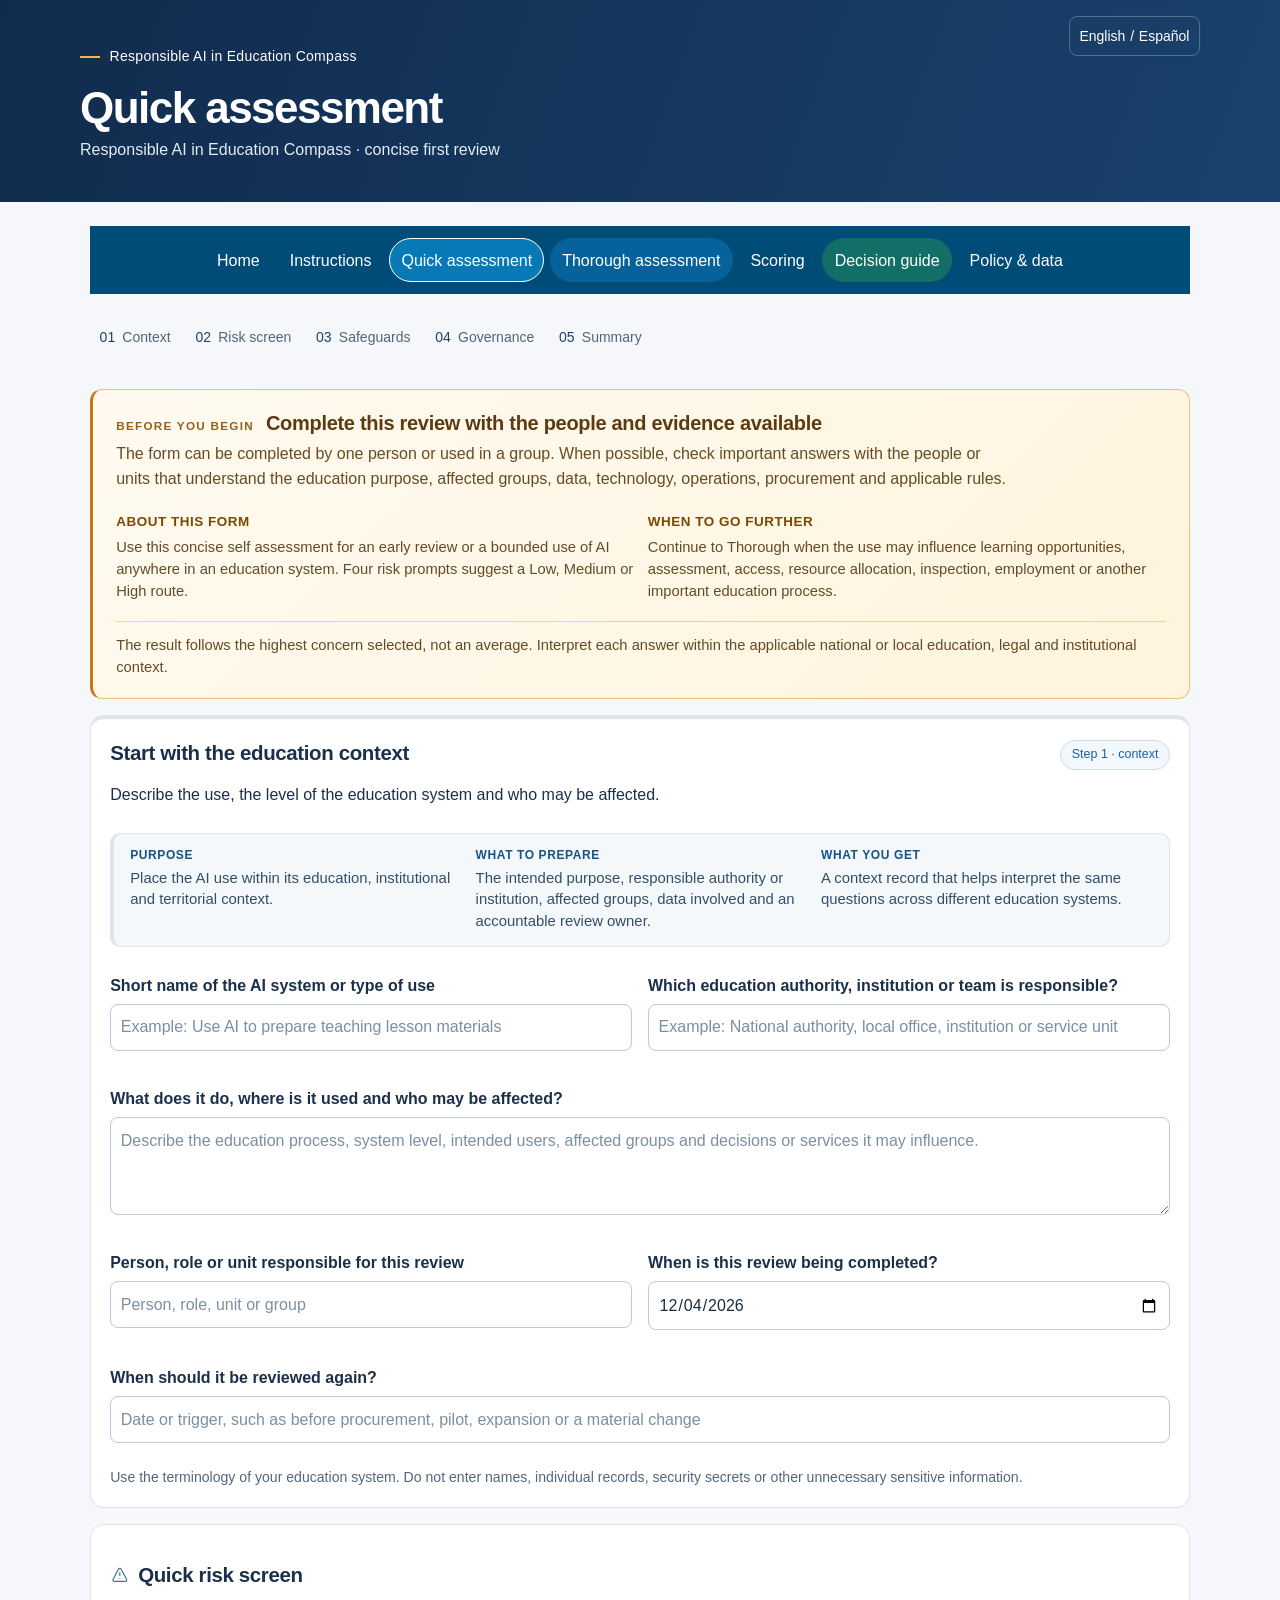
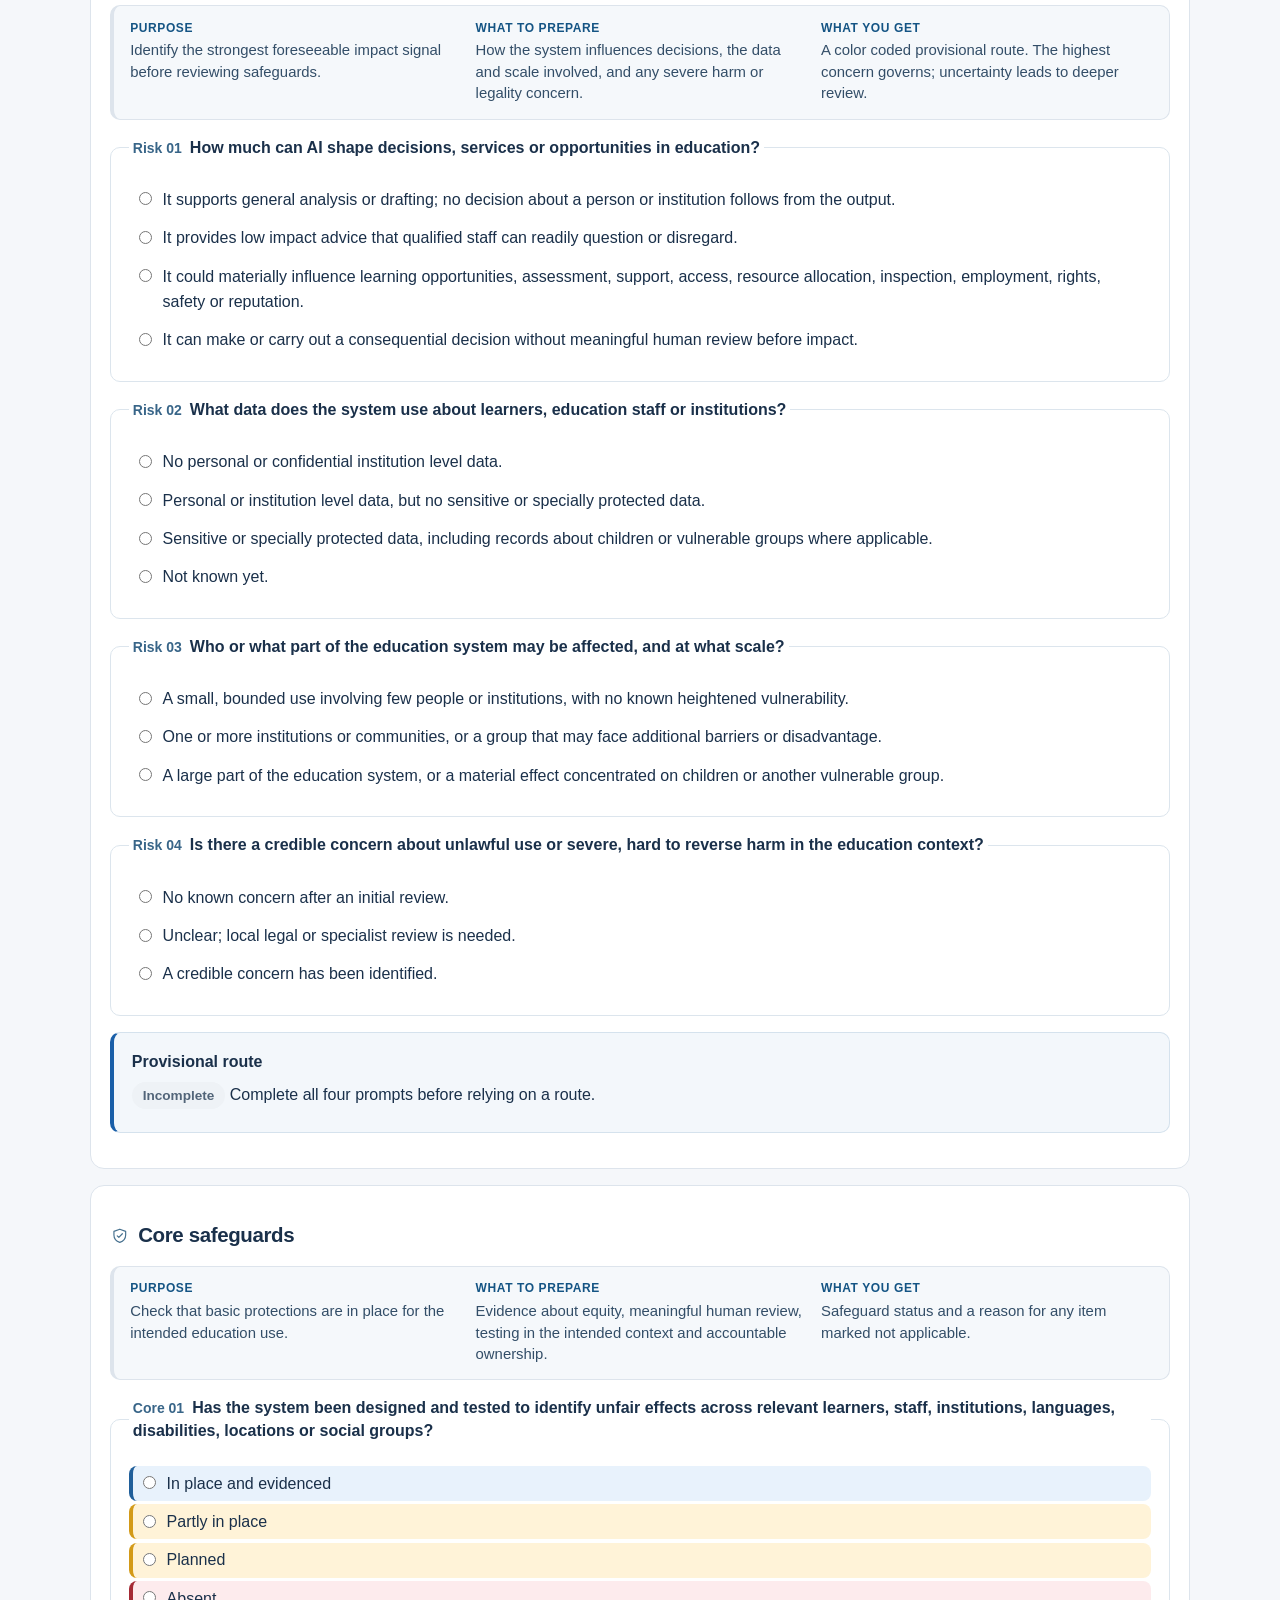
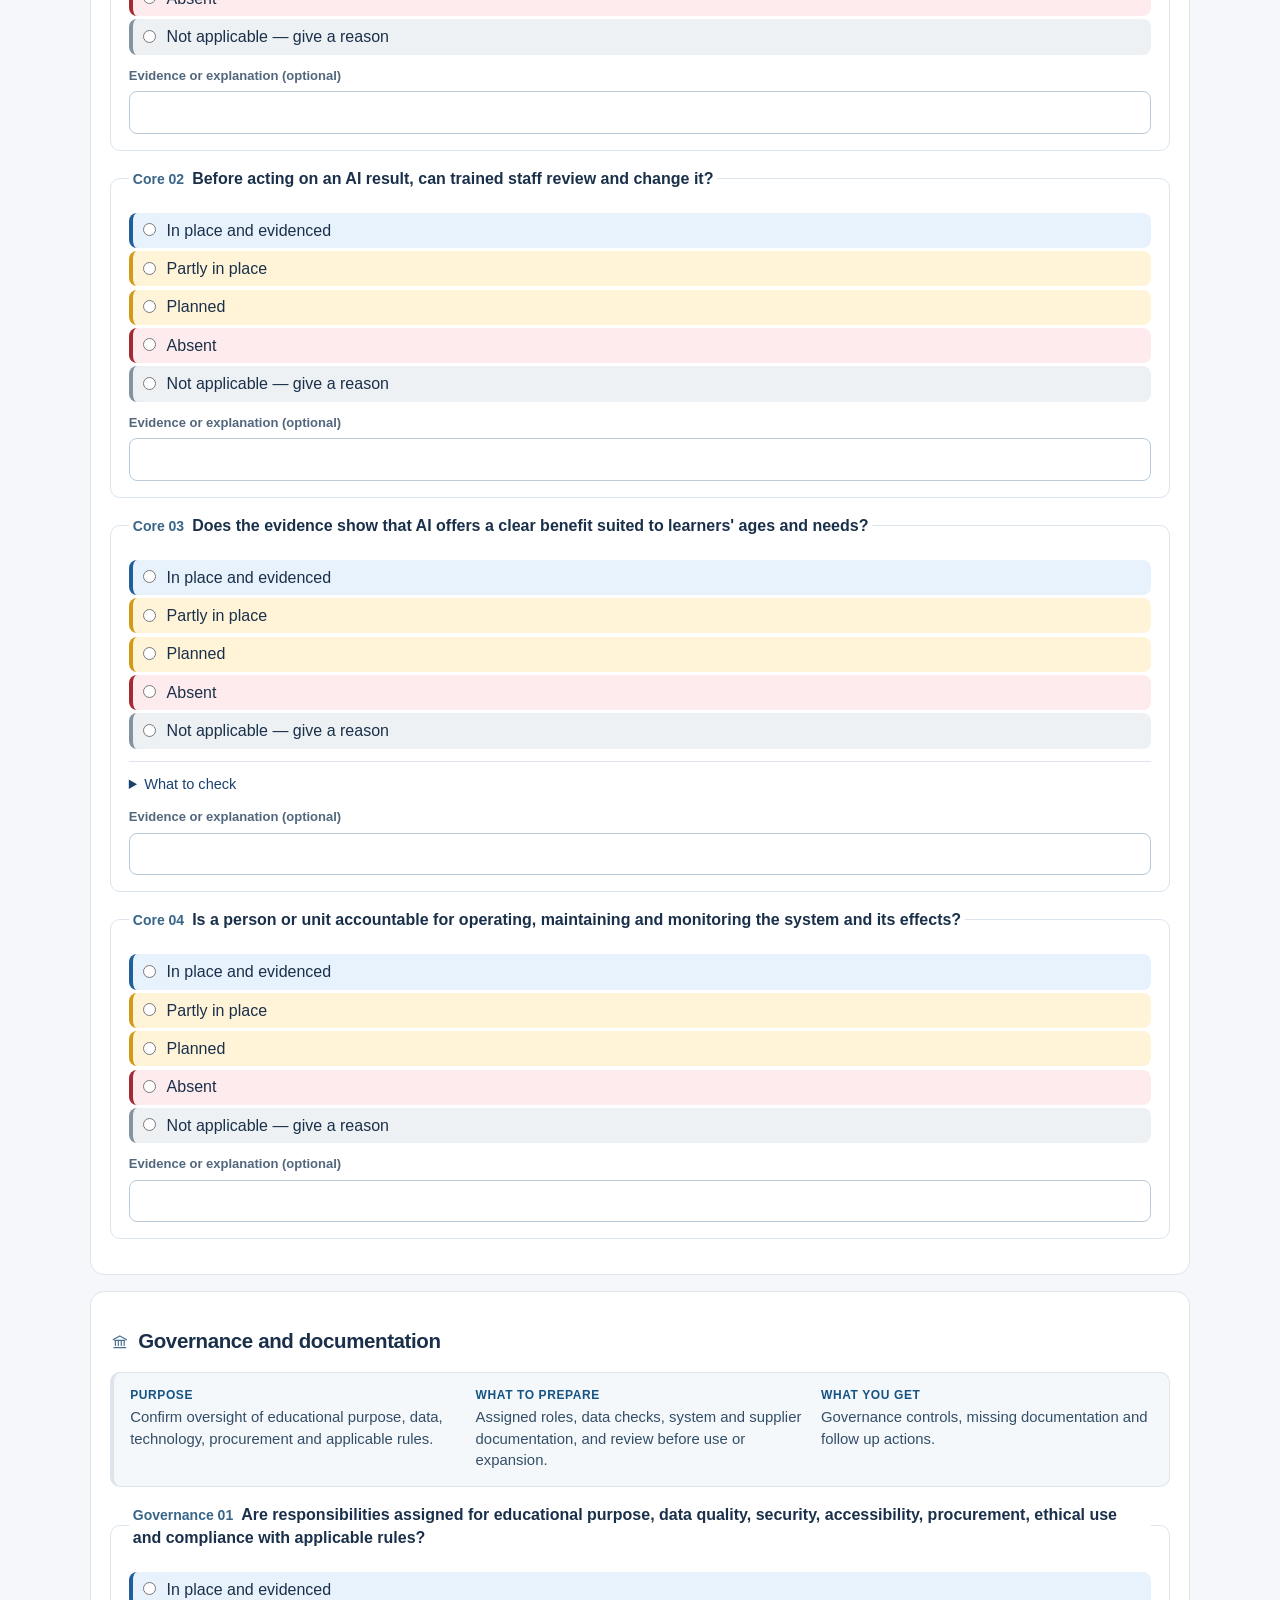
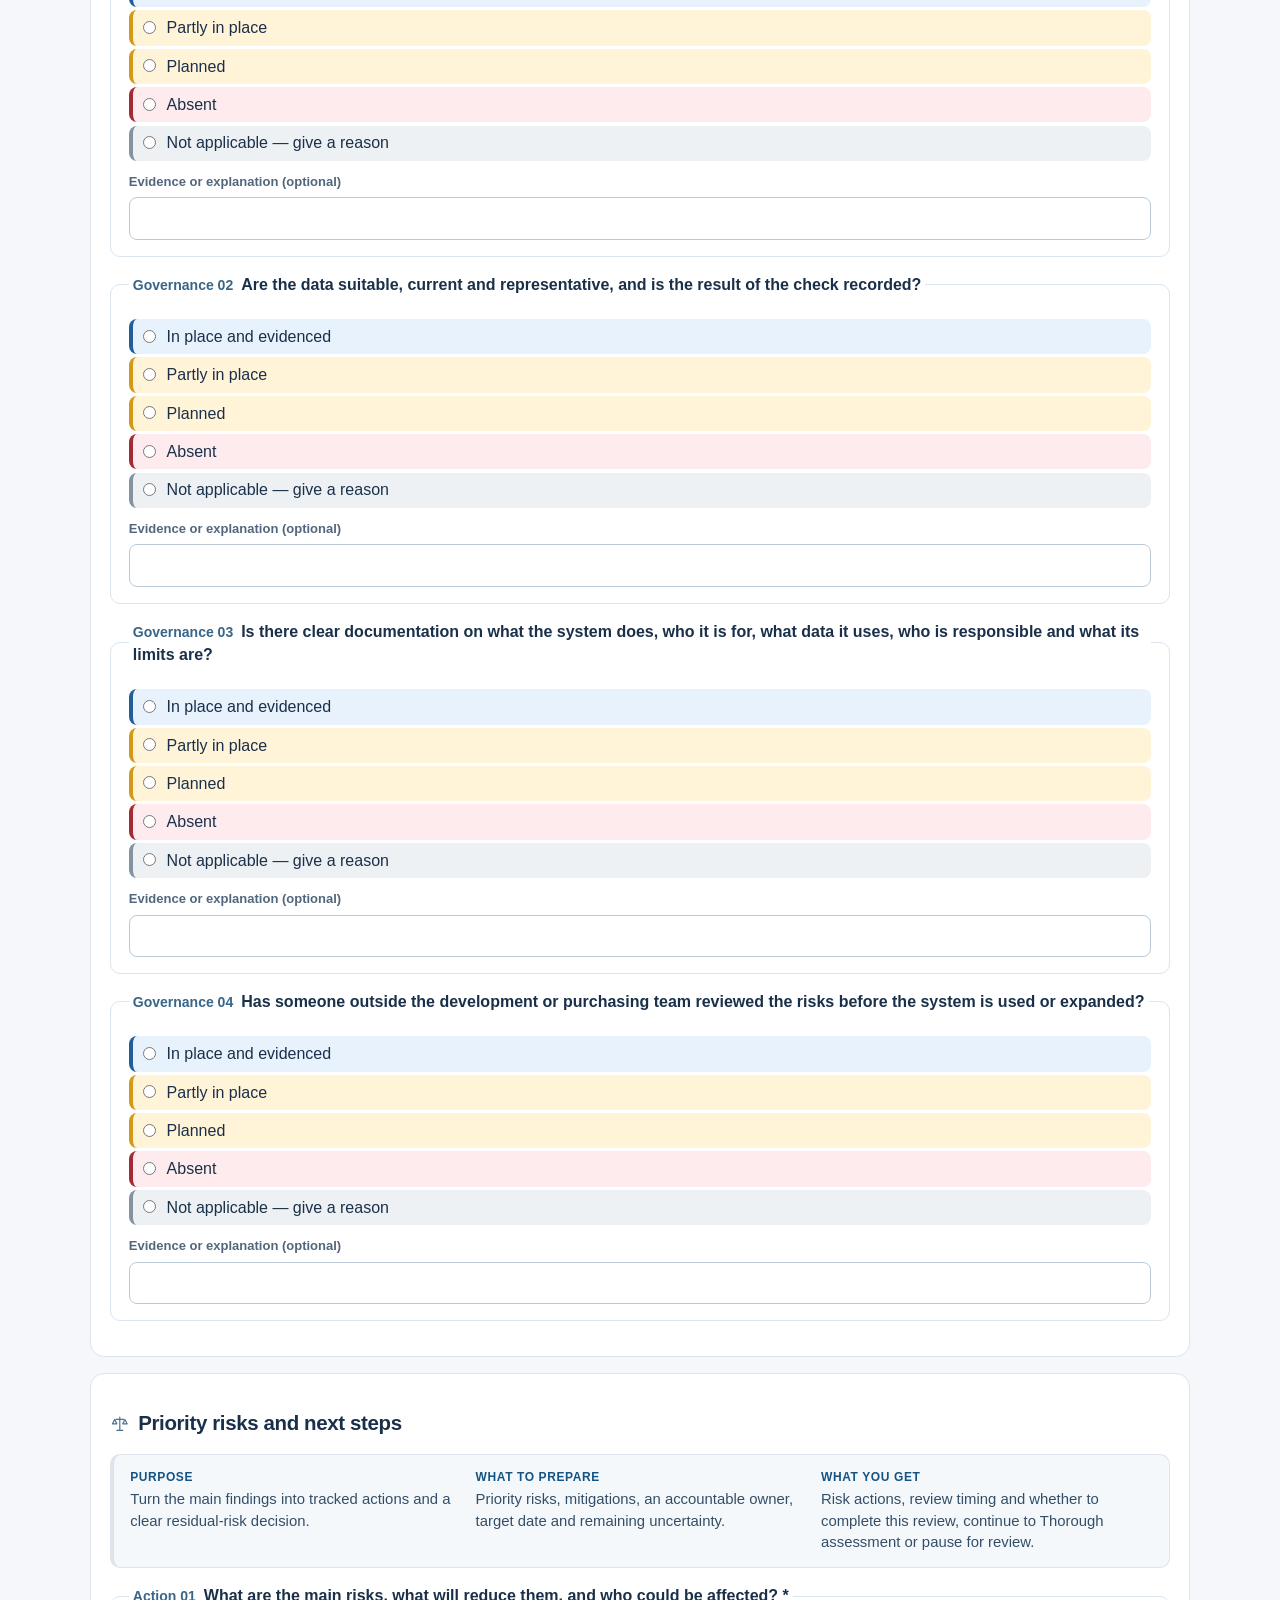
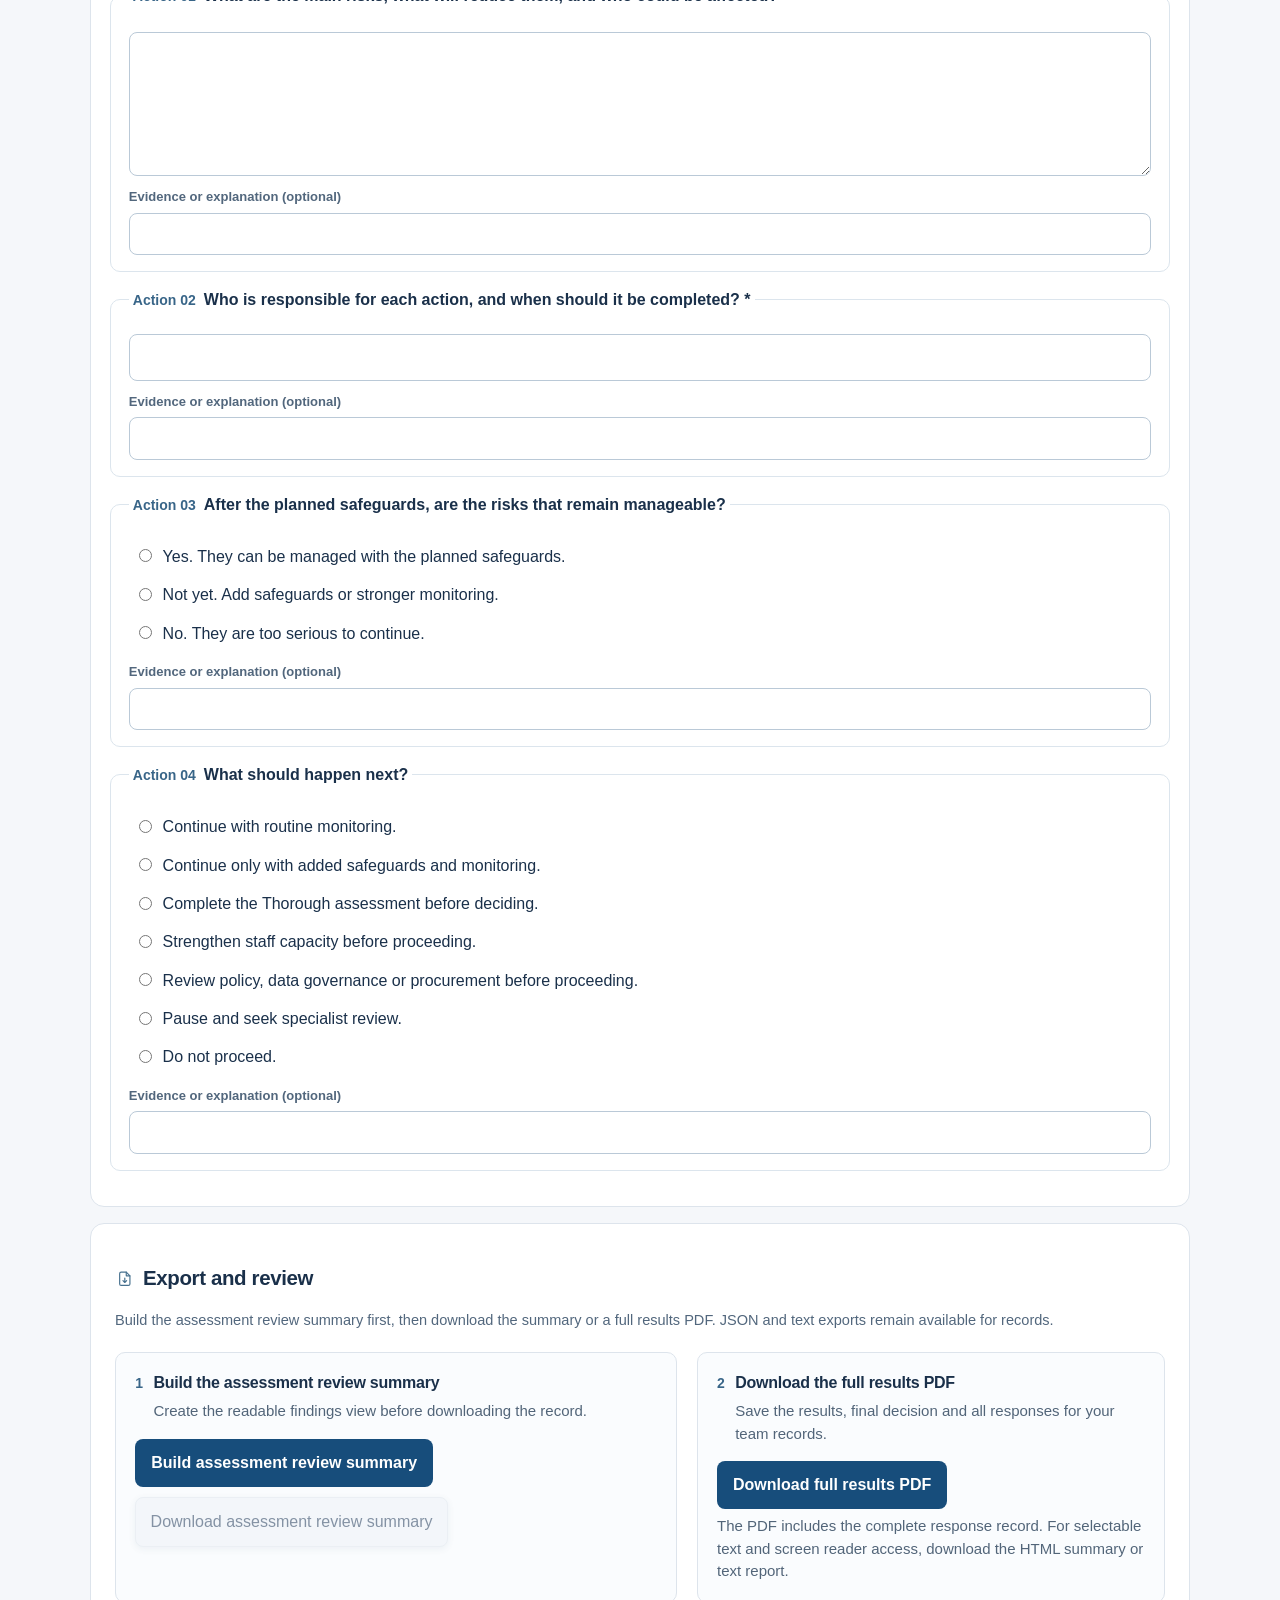
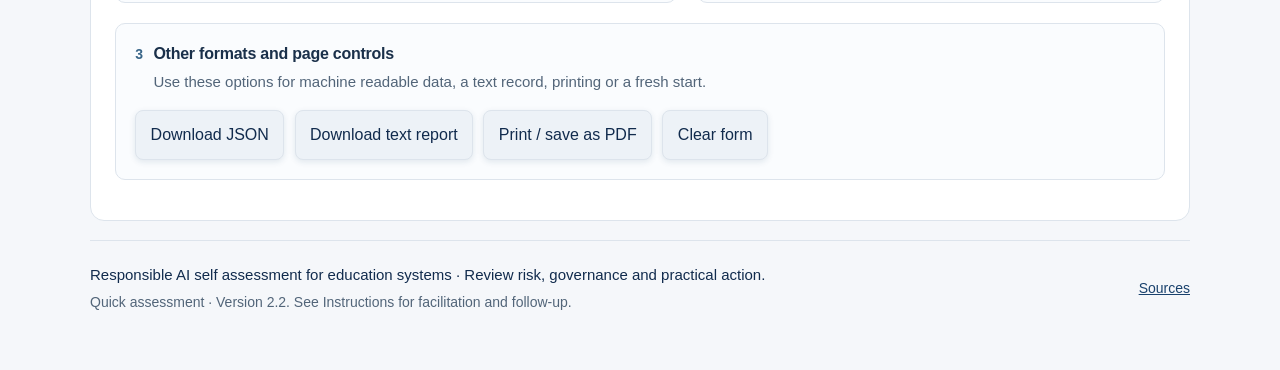
<file: quick-assessment.html>
<!doctype html>
<html lang="en"><head><meta charset="utf-8"><meta name="viewport" content="width=device-width,initial-scale=1"><meta name="description" content="A concise first review for responsible AI use across education systems."><title>Responsible AI in Education Compass | Quick assessment</title>
<style>
:root{--ink:#17324d;--muted:#526579;--line:#d8e0e8;--wash:#f3f7fa;--blue:#145da0;--pale:#eaf3fb;--gold:#fff5e5}*{box-sizing:border-box}body{margin:0;background:#f7f9fb;color:var(--ink);font:16px/1.55 system-ui,"Segoe UI",sans-serif}header{background:#103f6b;color:#fff;padding:1.6rem max(1rem,calc((100% - 1000px)/2))}header h1{margin:0 0 .35rem}header p{margin:0;color:#e7f1fa}.wrap{max-width:1000px;margin:1.2rem auto;padding:0 1rem}nav{display:flex;flex-wrap:wrap;gap:.3rem;background:#fff;border:1px solid var(--line);border-radius:9px;padding:.6rem}nav a{padding:.3rem .5rem;color:#145484;text-decoration:none;border-radius:5px}nav a:hover,nav a:focus{background:var(--pale);text-decoration:underline}.notice,section{background:#fff;border:1px solid var(--line);border-radius:10px;padding:1rem;margin:1rem 0}.notice{background:var(--gold);border-color:#e4c889}.grid{display:grid;grid-template-columns:1fr 1fr;gap:.7rem}.field{margin:.6rem 0}.field label,.question legend{font-weight:650}.field input,.field textarea{display:block;width:100%;margin-top:.35rem;padding:.6rem;border:1px solid #adbdca;border-radius:6px;font:inherit;color:var(--ink);background:white}.question{padding:.8rem;border:1px solid var(--line);border-radius:8px;margin:.75rem 0}.question legend{padding:0 .2rem}.choices{display:grid;gap:.2rem;margin:.45rem 0}.choice{display:flex;gap:.5rem;align-items:flex-start;padding:.3rem;border-radius:5px}.choice:hover{background:var(--wash)}.choice input{margin-top:.35rem;accent-color:var(--blue)}.hint,.small{color:var(--muted);font-size:.91rem}.actions{display:flex;flex-wrap:wrap;gap:.5rem;margin:.7rem 0}button{border:0;border-radius:7px;background:var(--blue);color:white;font:inherit;font-weight:650;padding:.65rem .9rem;cursor:pointer}.secondary{background:#edf2f6;color:var(--ink);border:1px solid var(--line)}.result{display:none}.result.show{display:block}.card{padding:.75rem;background:var(--wash);border:1px solid var(--line);border-radius:8px;margin:.6rem 0}.footer{color:var(--muted);font-size:.9rem;padding:1rem 0 2rem}@media(max-width:700px){.grid{grid-template-columns:1fr}header{padding:1.3rem 1rem}}@media print{body{background:white;font-size:11pt}header{background:white;color:#111;border-bottom:2px solid var(--ink);padding:0 0 .8rem}header p{color:#333}nav,.actions,.no-print{display:none!important}.wrap{max-width:none;margin:0;padding:0}section{break-inside:avoid}.result{display:block!important}}

.section-guide{display:grid;grid-template-columns:repeat(3,minmax(0,1fr));gap:.85rem;background:#f3f7fb;border:1px solid #d7e4ee;border-left:4px solid #145da0;border-radius:8px;padding:.85rem 1rem;margin:.55rem 0 1rem}
.section-guide p{margin:0;color:#334e68;font-size:.93rem;line-height:1.45}
.section-guide strong{display:block;color:#145484;font-size:12px;letter-spacing:.05em;text-transform:uppercase;margin-bottom:.2rem}
.footer{display:flex;align-items:center;justify-content:space-between;gap:1rem;border-top:1px solid var(--line)}
.footer-source{font-size:13px;font-weight:600;white-space:nowrap}
@media(max-width:720px){.section-guide{grid-template-columns:1fr;gap:.6rem}.footer{align-items:flex-start;flex-direction:column}}

.question textarea{display:block;box-sizing:border-box;width:100%;max-width:100%;min-height:9rem;margin:.55rem 0 .15rem;padding:.75rem;border:1px solid #aebdca;border-radius:7px;font:inherit;line-height:1.5;color:var(--ink);background:#fff;resize:vertical}
.question input:not([type=radio]):not([type=checkbox]){display:block;box-sizing:border-box;width:100%;max-width:100%;min-height:2.65rem;margin-top:.4rem;padding:.6rem;border:1px solid #aebdca;border-radius:7px;font:inherit;color:var(--ink);background:#fff}
.question label.small{display:block;margin-top:.75rem;font-size:13px;line-height:1.4;font-weight:600;color:var(--muted)}
.question label.small input{display:block;width:100%;max-width:100%;margin-top:.4rem}
.field input[type=radio],.field input[type=checkbox],.tierbox input[type=radio],.tierbox input[type=checkbox]{width:1rem;height:1rem;flex:0 0 1rem;display:inline-block}
.question legend{font-size:1rem;line-height:1.45}

.tierbox label:not(:first-child){font-weight:500;line-height:1.45}.question legend{max-width:100%}

/* Keep long prompts and form controls inside the content column */
fieldset.question{display:block;min-width:0;width:100%;max-width:100%;margin:1rem 0;padding:1rem 1.1rem}
fieldset.question>legend{float:none;width:auto;max-width:100%;white-space:normal;line-height:1.45;padding:0 .25rem}
fieldset.question>textarea,fieldset.question>input:not([type=radio]):not([type=checkbox]){display:block;box-sizing:border-box;width:100%;max-width:100%;min-width:0}
fieldset.question>.choices,fieldset.question>.hint{width:100%;max-width:100%}
fieldset.question label.small{display:block;width:100%;margin-top:.75rem;line-height:1.4}
fieldset.question label.small input{display:block;box-sizing:border-box;width:100%;max-width:100%;min-width:0;margin-top:.4rem}
/* Shared policy toolkit presentation */
:root{--ink:#142d46;--muted:#52677d;--line:#d9e2eb;--wash:#f2f5f8;--blue:#1a5fa8;--pale:#eaf3fb;--gold:#fff4dc;--green:#205f9a;--green-pale:#e8f2fc;--amber:#946100;--amber-pale:#fff3d8;--orange:#b44c16;--orange-pale:#fff0e6;--red:#a42a35;--red-pale:#fdebed;--shadow:0 8px 25px rgba(12,41,71,.06)}
body{background:#f2f5f8;color:var(--ink);font-family:Inter,ui-sans-serif,system-ui,-apple-system,"Segoe UI",sans-serif;line-height:1.6}
header{background:linear-gradient(118deg,#0b2744 0%,#113e67 72%,#1d5680 100%);padding-top:1.9rem;padding-bottom:1.9rem}
header h1{letter-spacing:-.025em;line-height:1.15}
header p{max-width:850px;line-height:1.55}
.wrap{max-width:1120px}
nav{position:relative;background:#fff;border:1px solid var(--line);border-radius:12px;padding:.5rem;gap:.2rem;box-shadow:var(--shadow);margin-bottom:1.25rem}
nav a{color:#274a68;padding:.52rem .78rem;border-radius:8px;font-size:.94rem;font-weight:620}
nav a[aria-current=page],nav a:hover,nav a:focus{background:var(--pale);color:#124978}
section,section.panel,.notice,.card,.reportcard{border-radius:13px;border-color:var(--line);box-shadow:var(--shadow)}
section,section.panel{padding:1.2rem;margin:1rem 0}
section h2{font-size:1.28rem;line-height:1.3;letter-spacing:-.018em}
section h3{font-size:1.05rem;line-height:1.35}
.notice{padding:1rem 1.1rem}
.section-guide{background:#f3f7fb;border-color:#d5e2ed;border-left-color:#1a5fa8;border-radius:10px}
.question,.field{border-radius:10px;border-color:#dce5ed}
.question:focus-within,.field:focus-within{border-color:#8ab5da;box-shadow:0 0 0 3px #1a5fa81c}
.question legend{line-height:1.45}
.question input:not([type=radio]):not([type=checkbox]),.question textarea,.field input,.field textarea,.field select,.evidence{border-radius:8px;border-color:#b8c8d8}
.question input:focus,.question textarea:focus,.field input:focus,.field textarea:focus,.field select:focus{outline:3px solid #1a5fa826;border-color:#4e91c4}
.choice{border-radius:8px;transition:background-color .15s,border-color .15s}
.choice:hover{background:#f1f6fa}
button,.actions button{border-radius:8px;background:#14558f;box-shadow:0 2px 6px #103c631c}
button:hover,.actions button:hover{filter:brightness(1.08)}
.footer{display:flex;align-items:center;justify-content:space-between;gap:1rem;border-top:1px solid var(--line);font-size:.88rem;padding:1rem 0 2rem;margin-top:1.2rem}
.footer-source{font-size:13px!important;font-weight:650;white-space:nowrap;color:#536a80}
.footer-source:hover{color:#145da0}
.risk-tier{display:inline-flex;align-items:center;gap:.35rem;border-radius:999px;padding:.27rem .68rem;font-size:.85rem;line-height:1.3;font-weight:750}
.risk-tier.low{background:var(--green-pale);color:var(--green)}.risk-tier.missing{background:#eef2f6;color:#526579}.risk-live{background:#f3f7fb;border:1px solid #d5e2ed;border-left:4px solid #1a5fa8;border-radius:10px;padding:1rem 1.1rem;margin:1rem 0}.risk-live p{margin:.45rem 0}.risk-live details{margin-top:.65rem}.risk-live li{margin:.3rem 0}
.risk-tier.medium{background:var(--amber-pale);color:var(--amber)}
.risk-tier.high{background:var(--orange-pale);color:var(--orange)}
.risk-tier.excessive{background:var(--red-pale);color:var(--red)}
.practice-good{border-left:4px solid var(--green)!important;background:var(--green-pale)!important}
.practice-partial{border-left:4px solid #d39a18!important;background:var(--amber-pale)!important}
.practice-gap{border-left:4px solid var(--red)!important;background:var(--red-pale)!important}
.practice-na{border-left:4px solid #8393a2!important;background:#eef1f4!important}
.answer-status{display:inline-flex;align-items:center;border-radius:999px;padding:.16rem .52rem;margin:.15rem 0 .25rem;font-size:.78rem;font-weight:750;line-height:1.35}
.answer-status.action{background:var(--amber-pale);color:#815400}
.answer-status.gap{background:var(--red-pale);color:var(--red)}
.answer-status.clear{background:var(--green-pale);color:var(--green)}
.answer-status.na{background:#edf1f4;color:#536474}
.answer-status.missing{background:#eef2f6;color:#526579}
.score-summary{display:flex;flex-wrap:wrap;gap:.45rem;margin:.7rem 0}
.score-summary span{border-radius:999px;padding:.28rem .62rem;font-size:.84rem;font-weight:700}
.score-summary .good{background:var(--green-pale);color:var(--green)}
.score-summary .partial{background:var(--amber-pale);color:var(--amber)}
.score-summary .gap{background:var(--red-pale);color:var(--red)}
.score-summary .na{background:#edf1f4;color:#536474}
@media(max-width:720px){nav a{padding:.48rem .57rem;font-size:.9rem}.footer{align-items:flex-start;flex-direction:column}.section-guide{grid-template-columns:1fr;gap:.6rem}}
@media print{body{background:#fff;color:#111}header{background:#fff;color:#111;border-bottom:2px solid #17324d}header p{color:#333}nav,button,.no-print{display:none!important}.wrap{max-width:none;margin:0;padding:0}section,.panel{box-shadow:none!important}}

.tierbox{background:#f5f8fb!important;border:1px solid var(--line)!important;border-left:4px solid #1a5fa8!important;border-radius:11px!important;padding:1rem!important}
.tier-choice{display:flex;align-items:flex-start;gap:.55rem;padding:.62rem .7rem!important;margin:.35rem 0!important;border:1px solid transparent;border-radius:9px;line-height:1.45}
.tier-choice input{flex:0 0 auto;margin-top:.3rem!important}
.tier-choice.low{background:#e8f2fc;color:#1b527f;border-color:#c8dff1}
.tier-choice.medium{background:#fff3d8;color:#805600;border-color:#eddbad}
.tier-choice.high{background:#fff0e6;color:#974011;border-color:#efcbb6}
.tier-choice.excessive{background:#fdebed;color:#912934;border-color:#e9c1c6}
.tier-choice.is-selected{box-shadow:0 0 0 2px currentColor inset;font-weight:700}
.choice.practice-good{border-color:#c8dff1}
.choice.practice-partial{border-color:#eddbad}
.choice.practice-gap{border-color:#e9c1c6}
.choice.practice-na{border-color:#d7dee5}
.answer-status.review{background:#eaf3fb;color:#215780}
.record-heading{display:flex;align-items:flex-start;justify-content:space-between;gap:1rem;margin:.1rem 0 .2rem}.record-heading h2{margin:0}.record-badge{display:inline-flex;align-items:center;border:1px solid #c9ddec;border-radius:999px;padding:.28rem .65rem;background:#f3f8fc;color:#1a5fa8;font-size:.78rem;font-weight:750;white-space:nowrap}.record-grid{display:grid;grid-template-columns:repeat(2,minmax(0,1fr));gap:1rem}.field-wide{grid-column:1/-1}.field input::placeholder,.field textarea::placeholder{color:#7b8fa3;opacity:1}.record-note{margin:.8rem 0 0;color:var(--muted);font-size:.88rem}.record-panel{border-top:4px solid #1a5fa8!important}
@media(max-width:720px){.record-heading{display:block}.record-badge{margin-top:.65rem}.record-grid{grid-template-columns:1fr}.field-wide{grid-column:auto}}
</style><link rel="icon" type="image/svg+xml" href="data:image/svg+xml,%3Csvg%20xmlns%3D%22http%3A%2F%2Fwww.w3.org%2F2000%2Fsvg%22%20viewBox%3D%220%200%2064%2064%22%3E%3Crect%20width%3D%2264%22%20height%3D%2264%22%20rx%3D%2214%22%20fill%3D%22%23103f6b%22%2F%3E%3Cpath%20d%3D%22M13%2048%2027%2016h7l14%2032h-7l-3-8H23l-3%208zm13-14h10l-5-12z%22%20fill%3D%22%23fff%22%2F%3E%3Ccircle%20cx%3D%2250%22%20cy%3D%2216%22%20r%3D%227%22%20fill%3D%22%2342d3c2%22%2F%3E%3C%2Fsvg%3E"></head><body><header><h1>Quick assessment</h1><p>Responsible AI in Education Compass · concise first review</p></header><main class="wrap">
<style>.notice{position:relative;overflow:hidden;padding:1.35rem 1.45rem 1.25rem;background:linear-gradient(135deg,#fffaf0,#fff4dd);border:1px solid #e3c27b;border-left:5px solid #c77813;color:#4e3615;box-shadow:0 8px 20px rgba(107,74,22,.08)}.notice-head{display:flex;align-items:baseline;flex-wrap:wrap;gap:.75rem;margin-bottom:.35rem}.notice-label{font-size:.73rem;letter-spacing:.11em;text-transform:uppercase;font-weight:800;color:#96601c}.notice h2{margin:0;font-size:1.25rem;line-height:1.2;color:#5c3b12}.notice-lead{margin:.25rem 0 0;max-width:900px;color:#664b25;line-height:1.55}.notice-grid{display:grid;grid-template-columns:repeat(2,minmax(0,1fr));gap:.85rem;margin-top:1rem}.notice-grid>div{background:rgba(255,255,255,.66);border:1px solid #ecd3a4;border-radius:10px;padding:.75rem .85rem}.notice-grid strong{display:block;margin-bottom:.2rem;color:#794900;font-size:.84rem;letter-spacing:.04em;text-transform:uppercase}.notice-grid p,.notice-foot{margin:0;color:#644b28;font-size:.92rem;line-height:1.5}.notice-foot{margin-top:.9rem;padding-top:.75rem;border-top:1px solid #ecd3a4}@media(max-width:700px){.notice{padding:1.1rem}.notice-grid{grid-template-columns:1fr}.notice h2{font-size:1.12rem}}@media print{.notice{background:#fff;border:1px solid #777;border-left:1px solid #777;color:#222;box-shadow:none}.notice-label,.notice h2,.notice-grid strong{color:#222}.notice-lead,.notice-grid p,.notice-foot{color:#333}.notice-grid>div{background:#fff;border-color:#bbb}}</style>
<style>.summary-ready{display:flex;align-items:flex-start;gap:.7rem;background:#edf6fd;border:1px solid #bdd9ed;border-left:4px solid #205f9a;color:#1b527f;border-radius:10px;padding:.8rem 1rem;margin:.8rem 0}.summary-ready[hidden]{display:none}.summary-ready span{font-size:1.1rem;font-weight:800;line-height:1.3}.summary-ready strong{display:block}.summary-ready p{margin:.1rem 0 0;color:#405e79;font-size:.92rem}.actions button:disabled{opacity:.55;cursor:not-allowed;box-shadow:none}</style>
<script src="pdf-report.js?v=release-2.2"></script><script src="recommendations.js?v=guidance-2.2.8"></script><nav class="package-nav no-print" aria-label="Assessment pages"><a href="index.html">Home</a><a href="instructions.html">Instructions</a><a href="quick-assessment.html" aria-current="page">Quick assessment</a><a href="thorough-assessment.html">Thorough assessment</a><a href="scoring.html">Scoring</a><a href="decision-guide.html">Decision guide</a><a href="policy-and-data.html">Policy &amp; data</a></nav>
<div class="notice"><div class="notice-head"><span class="notice-label">Before you begin</span><h2>Complete this review with the people and evidence available</h2></div><p class="notice-lead">The form can be completed by one person or used in a group. When possible, check important answers with the people or units that understand the education purpose, affected groups, data, technology, operations, procurement and applicable rules.</p><div class="notice-grid"><div><strong>About this form</strong><p>Use this concise self assessment for an early review or a bounded use of AI anywhere in an education system. Four risk prompts suggest a Low, Medium or High route.</p></div><div><strong>When to go further</strong><p>Continue to Thorough when the use may influence learning opportunities, assessment, access, resource allocation, inspection, employment or another important education process.</p></div></div><p class="notice-foot">The result follows the highest concern selected, not an average. Interpret each answer within the applicable national or local education, legal and institutional context.</p></div>
<section class="record-panel"><div class="record-heading"><div><h2>Start with the education context</h2><p class="lede">Describe the use, the level of the education system and who may be affected.</p></div><span class="record-badge">Step 1 · context</span></div><div class="section-guide"><p><strong>Purpose</strong>Place the AI use within its education, institutional and territorial context.</p><p><strong>What to prepare</strong>The intended purpose, responsible authority or institution, affected groups, data involved and an accountable review owner.</p><p><strong>What you get</strong>A context record that helps interpret the same questions across different education systems.</p></div><div class="record-grid"><div class="field"><label for="project">Short name of the AI system or type of use</label><input id="project" autocomplete="off" placeholder="Example: Use AI to prepare teaching lesson materials"></div><div class="field"><label for="body">Which education authority, institution or team is responsible?</label><input id="body" autocomplete="organization" placeholder="Example: National authority, local office, institution or service unit"></div><div class="field field-wide"><label for="purpose">What does it do, where is it used and who may be affected?</label><textarea id="purpose" rows="3" placeholder="Describe the education process, system level, intended users, affected groups and decisions or services it may influence."></textarea></div><div class="field"><label for="owner">Person, role or unit responsible for this review</label><input id="owner" autocomplete="organization-title" placeholder="Person, role, unit or group"></div><div class="field"><label for="date">When is this review being completed?</label><input id="date" type="date"></div><div class="field field-wide"><label for="review">When should it be reviewed again?</label><input id="review" placeholder="Date or trigger, such as before procurement, pilot, expansion or a material change"></div></div><p class="record-note">Use the terminology of your education system. Do not enter names, individual records, security secrets or other unnecessary sensitive information.</p></section>
<section><h2>Quick risk screen</h2><div class="section-guide"><p><strong>Purpose</strong>Identify the strongest foreseeable impact signal before reviewing safeguards.</p><p><strong>What to prepare</strong>How the system influences decisions, the data and scale involved, and any severe harm or legality concern.</p><p><strong>What you get</strong>A color coded provisional route. The highest concern governs; uncertainty leads to deeper review.</p></div><div id="quickRiskQuestions"></div><div id="quickRiskResult" class="risk-live" aria-live="polite"><strong>Provisional route</strong><p>Answer the four screening prompts to see the route and suggested next step.</p></div></section>
<section><h2>Core safeguards</h2><div class="section-guide"><p><strong>Purpose</strong>Check that basic protections are in place for the intended education use.</p><p><strong>What to prepare</strong>Evidence about equity, meaningful human review, testing in the intended context and accountable ownership.</p><p><strong>What you get</strong>Safeguard status and a reason for any item marked not applicable.</p></div><div id="core"></div></section>
<section><h2>Governance and documentation</h2><div class="section-guide"><p><strong>Purpose</strong>Confirm oversight of educational purpose, data, technology, procurement and applicable rules.</p><p><strong>What to prepare</strong>Assigned roles, data checks, system and supplier documentation, and review before use or expansion.</p><p><strong>What you get</strong>Governance controls, missing documentation and follow up actions.</p></div><div id="governance"></div></section>
<section><h2>Priority risks and next steps</h2><div class="section-guide"><p><strong>Purpose</strong>Turn the main findings into tracked actions and a clear residual-risk decision.</p><p><strong>What to prepare</strong>Priority risks, mitigations, an accountable owner, target date and remaining uncertainty.</p><p><strong>What you get</strong>Risk actions, review timing and whether to complete this review, continue to Thorough assessment or pause for review.</p></div><div id="synthesis"></div></section>
<section><h2>Export and review</h2><p class="small">Build the assessment review summary first, then download the summary or a full results PDF. JSON and text exports remain available for records.</p><div class="actions"><button id="summaryBtn">Build assessment review summary</button><button id="summaryDownloadBtn" class="secondary" type="button" disabled>Download assessment review summary</button><button id="pdfBtn">Download full results PDF</button><p class="small">The PDF includes the complete response record. For selectable text and screen reader access, download the HTML summary or text report.</p><button class="secondary" id="jsonBtn">Download JSON</button><button class="secondary" id="textBtn">Download text</button><button class="secondary" id="printBtn">Print / save as PDF</button><button class="secondary" id="clearBtn">Clear form</button></div><div id="summaryReady" class="summary-ready" role="status" hidden><span aria-hidden="true">✓</span><div><strong>Assessment review summary is ready</strong><p>Review it below or download an HTML copy for your records.</p></div></div><p id="status" class="small" role="status"></p></section>
<section id="summary" class="result" aria-live="polite"><h2>Response summary</h2><div id="summaryBody"></div><p class="small">This summarizes the responses recorded at one point in time. It does not validate evidence or monitor the operating system.</p></section>
<div class="footer"><span>Quick assessment · Version 2.2. See Instructions for facilitation and follow-up.</span><a class="footer-source" href="sources.html">Sources</a></div></main>
<script>
const scale=["In place and evidenced","Partly in place","Planned","Absent","Not applicable — give a reason"];
const quickRiskQuestions=[
{id:"influence",label:"How much can AI shape decisions, services or opportunities in education?",options:[
{label:"It supports general analysis or drafting; no decision about a person or institution follows from the output.",tier:0},
{label:"It provides low impact advice that qualified staff can readily question or disregard.",tier:1},
{label:"It could materially influence learning opportunities, assessment, support, access, resource allocation, inspection, employment, rights, safety or reputation.",tier:2},
{label:"It can make or carry out a consequential decision without meaningful human review before impact.",tier:2}]},
{id:"data",label:"What data does the system use about learners, education staff or institutions?",options:[
{label:"No personal or confidential institution level data.",tier:0},
{label:"Personal or institution level data, but no sensitive or specially protected data.",tier:1},
{label:"Sensitive or specially protected data, including records about children or vulnerable groups where applicable.",tier:2},
{label:"Not known yet.",tier:1}]},
{id:"reach",label:"Who or what part of the education system may be affected, and at what scale?",options:[
{label:"A small, bounded use involving few people or institutions, with no known heightened vulnerability.",tier:0},
{label:"One or more institutions or communities, or a group that may face additional barriers or disadvantage.",tier:1},
{label:"A large part of the education system, or a material effect concentrated on children or another vulnerable group.",tier:2}]},
{id:"severe",label:"Is there a credible concern about unlawful use or severe, hard to reverse harm in the education context?",options:[
{label:"No known concern after an initial review.",tier:0},
{label:"Unclear; local legal or specialist review is needed.",tier:1},
{label:"A credible concern has been identified.",tier:3}]}
];
const groups={core:[
{id:"non_discrimination",prompt:"Has the system been designed and tested to identify unfair effects across relevant learners, staff, institutions, languages, disabilities, locations or social groups?",action:"Compare results across relevant groups and education contexts, then document and address important differences."},
{id:"human_review",prompt:"Before acting on an AI result, can trained staff review and change it?",action:"Define who can review, change or stop an AI result before it affects a person or institution."},
{id:"basic_testing",prompt:"Does the evidence show that AI offers a clear benefit suited to learners' ages and needs?",guidance:"Consider accuracy, safety and the benefit compared with doing the same task without AI.",action:"Record evidence of benefit suited to learners' ages and needs, compared with doing the task without AI. Check accuracy and safety."},
{id:"owner",prompt:"Is a person or unit accountable for operating, maintaining and monitoring the system and its effects?",action:"Assign a person or unit to operate, maintain and monitor the system and its effects."}],
governance:[
{id:"data_governance",prompt:"Are responsibilities assigned for educational purpose, data quality, security, accessibility, procurement, ethical use and compliance with applicable rules?",action:"Assign responsibilities for purpose, data, security, accessibility, procurement, ethical use and compliance."},
{id:"data_curation",prompt:"Are the data suitable, current and representative, and is the result of the check recorded?",action:"Document checks for data suitability, currency and representativeness, including known gaps."},
{id:"system_documentation",prompt:"Is there clear documentation on what the system does, who it is for, what data it uses, who is responsible and what its limits are?",action:"Complete the documentation on purpose, users, data, responsibilities, limits and supplier duties."},
{id:"independent_review",prompt:"Has someone outside the development or purchasing team reviewed the risks before the system is used or expanded?",action:"Arrange a risk review by someone outside development or purchasing before use or expansion."}],
synthesis:[
{id:"risk_summary",prompt:"What are the main risks, what will reduce them, and who could be affected?",type:"textarea"},
{id:"action_owner",prompt:"Who is responsible for each action, and when should it be completed?",type:"text"},
{id:"residual_decision",prompt:"After the planned safeguards, are the risks that remain manageable?",options:["Yes. They can be managed with the planned safeguards.","Not yet. Add safeguards or stronger monitoring.","No. They are too serious to continue."]},
{id:"review_outcome",prompt:"What should happen next?",options:["Continue with routine monitoring.","Continue only with added safeguards and monitoring.","Complete the Thorough assessment before deciding.","Strengthen staff capacity before proceeding.","Review policy, data governance or procurement before proceeding.","Pause and seek specialist review.","Do not proceed."]}]};
const translateKnownPortuguese=s=>{let t=String(s??"");const pairs=[["Questionário Principal de Avaliação","Main Assessment Questionnaire"],["O Questionário Principal","The Main Questionnaire"],["analisa em profundidade","examines in depth"],["os aspectos éticos e de governança do projeto de IA","the ethical and governance aspects of the AI project"],["conforme o nível de risco definido na Avaliação de Riscos","according to the risk level defined in the Risk Assessment"],["Ele busca identificar boas práticas","It seeks to identify good practices"],["e pontos críticos que precisam ser melhorados","and critical areas that need improvement"],["pontos críticos que precisam ser melhorados","critical areas that need improvement"],["Pontuação","Score"]];for(const [from,to] of pairs)t=t.replace(new RegExp(from,"gi"),to);return t};const esc=s=>translateKnownPortuguese(s).replace(/[&<>"']/g,c=>({"&":"&amp;","<":"&lt;",">":"&gt;","\"":"&quot;","'":"&#39;"}[c]));const all=[];
function render(groupId,items,withScale){const root=document.getElementById(groupId);for(const q of items){all.push(q);const item=document.createElement("fieldset");item.className="question";item.id=`q_${q.id}`;item.innerHTML=`<legend>${esc(q.prompt)}${q.type==="textarea"||q.type==="text"?" *":""}</legend>`;if(q.type==="textarea")item.innerHTML+=`<textarea id="a_${q.id}" rows="4"></textarea>`;else if(q.type==="text")item.innerHTML+=`<input id="a_${q.id}">`;else{const opts=withScale?scale:q.options;const choices=document.createElement("div");choices.className="choices";opts.forEach((op,i)=>{const label=document.createElement("label");label.className="choice";if(withScale)label.classList.add(["practice-good","practice-partial","practice-partial","practice-gap","practice-na"][i]||"");label.innerHTML=`<input type="radio" name="a_${q.id}" value="${i}"><span>${esc(op)}</span>`;choices.appendChild(label)});item.appendChild(choices)}if(q.guidance){const hint=document.createElement("details");hint.className="hint hint-details";const summary=document.createElement("summary");summary.textContent="What to check";const note=document.createElement("div");note.textContent=q.guidance;hint.append(summary,note);item.appendChild(hint)}const ev=document.createElement("label");ev.className="small";ev.innerHTML=`Evidence or explanation (optional)<input class="evidence" id="e_${q.id}" autocomplete="off">`;item.appendChild(ev);root.appendChild(item)}}
function renderQuickRisk(){const root=document.getElementById("quickRiskQuestions");quickRiskQuestions.forEach(q=>{const fs=document.createElement("fieldset");fs.className="question";const legend=document.createElement("legend");legend.textContent=q.label;fs.appendChild(legend);const choices=document.createElement("div");choices.className="choices";q.options.forEach((o,i)=>{const label=document.createElement("label");label.className="choice";label.innerHTML='<input type="radio" name="qr_'+q.id+'" value="'+i+'"><span>'+esc(o.label)+'</span>';choices.appendChild(label)});fs.appendChild(choices);root.appendChild(fs)})}
function addQuestionNumber(legend,label){if(!legend||legend.querySelector(".question-number"))return;const text=legend.textContent;legend.textContent="";const number=document.createElement("span");number.className="question-number";number.textContent=label;const prompt=document.createElement("span");prompt.textContent=text;legend.append(number,prompt)}
function numberQuickQuestions(){[["#quickRiskQuestions .question","Risk"],["#core .question","Core"],["#governance .question","Governance"],["#synthesis .question","Action"]].forEach(([selector,prefix])=>document.querySelectorAll(selector).forEach((item,index)=>addQuestionNumber(item.querySelector("legend"),prefix+" "+String(index+1).padStart(2,"0"))))}
renderQuickRisk();render("core",groups.core,true);render("governance",groups.governance,true);render("synthesis",groups.synthesis,false);numberQuickQuestions();document.getElementById("date").value=new Date().toISOString().slice(0,10);
function quickRiskRoute(){const selected=quickRiskQuestions.map(q=>{const el=document.querySelector('[name="qr_'+q.id+'"]:checked');return el?{q:q,index:Number(el.value),option:q.options[Number(el.value)]}:null});const severeSelected=selected.find(x=>x&&x.q.id==="severe");if(severeSelected&&severeSelected.index===2)return{label:"Pause for specialist review",cls:"excessive",tier:3,action:"Pause routine progression and seek local legal, rights, safety and ethics review before proceeding.",answers:selected};if(selected.some(x=>!x))return{label:"Incomplete",cls:"missing",tier:-1,action:"Complete all four prompts before relying on a route.",answers:selected};const severe=selected.find(x=>x.q.id==="severe");if(severe.index===2)return{label:"Pause for specialist review",cls:"excessive",tier:3,action:"Pause routine progression and seek local legal, rights, safety and ethics review before proceeding.",answers:selected};const tier=Math.max(...selected.map(x=>x.option.tier));const label=["Low","Medium","High"][tier]||"High";const cls=["low","medium","high"][tier]||"high";const action=tier===0?"Quick can be completed if the safeguard checks are evidenced and no material gaps remain.":tier===1?"Continue to Thorough to review tailored safeguards, evidence and affected groups.":"Complete Thorough and obtain stronger governance or specialist review before a deployment decision.";return{label:label,cls:cls,tier:tier,action:action,answers:selected}}
function renderQuickRoute(){const r=quickRiskRoute(),box=document.getElementById("quickRiskResult");if(!box)return;const answers=r.answers.filter(Boolean).map(x=>'<li><strong>'+esc(x.q.label)+'</strong><br>'+esc(x.option.label)+'</li>').join("");box.innerHTML='<strong>Provisional route</strong><p><span class="risk-tier '+r.cls+'">'+esc(r.label)+'</span> '+esc(r.action)+'</p>'+(answers?'<details><summary>Why this route?</summary><ul>'+answers+'</ul></details>':"")}
function gather(){const meta={project:document.getElementById("project").value,publicBody:document.getElementById("body").value,purpose:document.getElementById("purpose").value,accountableOwner:document.getElementById("owner").value,assessmentDate:document.getElementById("date").value,nextReview:document.getElementById("review").value};const answers={};for(const q of all){let answer;if(q.type==="textarea"||q.type==="text")answer=document.getElementById(`a_${q.id}`).value.trim();else{const selected=document.querySelector(`[name="a_${q.id}"]:checked`);answer=selected?(q.options? q.options[Number(selected.value)]:scale[Number(selected.value)]):""}answers[q.id]={answer,evidence:document.getElementById(`e_${q.id}`).value.trim()}}return{meta,route:"Quick assessment · guided review",quickRisk:quickRiskRoute(),answers,exportedAt:new Date().toISOString()}}
function quickPracticeState(answer){if(answer===scale[0])return{label:"In place",cls:"clear",key:"good"};if(answer===scale[1]||answer===scale[2])return{label:"Needs strengthening",cls:"action",key:"partial"};if(answer===scale[3])return{label:"Gap to address",cls:"gap",key:"gap"};if(answer===scale[4])return{label:"Not applicable",cls:"na",key:"na"};return{label:"Not answered",cls:"missing",key:"missing"}}
function outcomeState(answer){if(answer.startsWith("Continue with routine"))return{label:"Continue with routine monitoring",cls:"clear"};if(answer.startsWith("Pause")||answer.startsWith("Do not proceed"))return{label:answer.split(".")[0],cls:"gap"};if(answer)return{label:answer.split(".")[0],cls:"action"};return{label:"Next step not selected",cls:"missing"}}
function quickPriorityRecommendations(d){return window.assessmentRecommendations.quick(d,scale);}
function quickPriorityActions(d){return quickPriorityRecommendations(d).map(window.assessmentRecommendations.format);}
function recommendationListHtml(items){return '<ol class="priority-guidance">'+items.map(x=>'<li><span>'+esc(x.action)+'</span><br><span class="small">'+esc(x.basis)+'</span></li>').join('')+'</ol>';}
function summaryMessage(d){return d.quickRisk.answers.every(Boolean)&&all.every(q=>d.answers[q.id]?.answer)?"Assessment review summary is ready. Review it below or download a copy.":"Incomplete assessment. Complete all required questions before relying on the findings.";}
function summary(){const d=gather(),out=document.getElementById("summaryBody");d.recommendations=quickPriorityRecommendations(d);renderQuickRoute();let html='<div class="card"><strong>AI system or use:</strong> '+esc(d.meta.project||"Not provided")+' · <strong>Responsible education authority or institution:</strong> '+esc(d.meta.publicBody||"Not provided")+'<br><strong>Education purpose, context and affected groups:</strong> '+esc(d.meta.purpose||"Not provided")+'<br><strong>Responsible review lead:</strong> '+esc(d.meta.accountableOwner||"Not provided")+' · <strong>Assessment date:</strong> '+esc(d.meta.assessmentDate||"Not provided")+' · <strong>Next review:</strong> '+esc(d.meta.nextReview||"Not provided")+'</div>';
const route=d.quickRisk;html+='<div class="card"><h3>Preliminary risk route</h3><p><span class="risk-tier '+route.cls+'">'+esc(route.label)+'</span> '+esc(route.action)+'</p><p class="small">This route follows the highest signal, not an average. The Thorough screen uses five scored questions and one override question.</p></div>';const screeningAnswers=route.answers.filter(Boolean).map(x=>'<li><strong>'+esc(x.q.label)+'</strong><br>'+esc(x.option.label)+'</li>').join("");html+='<div class="card"><h3>Quick risk screen responses</h3>'+(screeningAnswers?'<ul>'+screeningAnswers+'</ul>':'<p>Complete all four prompts to calculate a route.</p>')+'</div>';
const practice=[...groups.core,...groups.governance].map(q=>quickPracticeState(d.answers[q.id].answer));const count={good:0,partial:0,gap:0,na:0,missing:0};practice.forEach(x=>count[x.key]++);const outcome=outcomeState(d.answers.review_outcome.answer);
html+='<div class="card"><h3>Practice indicators</h3><p class="small">A count of the responses recorded, separate from the risk route.</p><div class="score-summary"><span class="good">'+count.good+' in place</span><span class="partial">'+count.partial+' to strengthen</span><span class="gap">'+count.gap+' gaps</span><span class="na">'+count.na+' not applicable</span>'+(count.missing?'<span>'+count.missing+' unanswered</span>':"")+'</div><p><strong>Recommended next step:</strong> <span class="answer-status '+outcome.cls+'">'+esc(outcome.label)+'</span></p></div>';
for(const [title,items] of [["Core safeguards",groups.core],["Governance and documentation",groups.governance],["Priority risks and next steps",groups.synthesis]]){html+='<div class="card"><h3>'+title+'</h3><ul>';for(const q of items){const x=d.answers[q.id],a=Array.isArray(x.answer)?x.answer.join("; "):x.answer||"Not answered";let state="";if(groups.core.includes(q)||groups.governance.includes(q)){const st=quickPracticeState(x.answer);state='<span class="answer-status '+st.cls+'">'+esc(st.label)+'</span><br>'}else if(q.id==="review_outcome"){state='<span class="answer-status '+outcome.cls+'">'+esc(outcome.label)+'</span><br>'}else if(q.id==="residual_decision"){const cls=x.answer.startsWith("Yes.")?"clear":x.answer.startsWith("Partly.")?"action":x.answer.startsWith("No.")?"gap":"missing";state='<span class="answer-status '+cls+'">'+esc(x.answer?x.answer.split(".")[0]:"Not answered")+'</span><br>'}html+='<li><strong>'+esc(q.prompt)+'</strong><br>'+state+'<span style="white-space:pre-wrap">'+esc(a)+'</span>'+(x.evidence?'<br><em>Evidence / reason:</em> '+esc(x.evidence):"")+'</li>'}html+='</ul></div>'}html+='<div class="card"><h3>Priority actions from this review</h3><p class="small">Recommendations informed by UNESCO guidance and matched to your answers; agree responsibility and a target date for each priority action.</p>'+recommendationListHtml(d.recommendations)+'</div>';
if(summaryMessage(d).startsWith("Incomplete"))html='<div class="notice"><strong>Incomplete assessment. Complete all required questions before relying on the findings.</strong></div>'+html;out.innerHTML=html;document.getElementById("summary").classList.add("show");document.getElementById("summaryReady").hidden=false;document.getElementById("summaryDownloadBtn").disabled=false;document.querySelector("#summaryReady strong").textContent=summaryMessage(d).startsWith("Incomplete")?"Incomplete assessment":"Assessment review summary is ready";document.getElementById("status").textContent="Assessment review summary is ready. Review it before exporting.";return d}
function quickPdfDimension(name,items,d){let points=0,max=0,missing=0,good=0,attention=0;for(const q of items){const st=quickPracticeState(d.answers[q.id]?.answer||"");if(st.key==="na")continue;max+=2;if(st.key==="good"){points+=2;good++}else if(st.key==="partial"){points++;attention++}else if(st.key==="missing"){missing++;attention++}else attention++}const ratio=max?points/max:null;return{name,ratio,status:missing?"partial":assessmentPdfStatusFromRatio(ratio),scoreText:ratio==null?"Pending":Math.round(ratio*100)+"%",detail:good+" strength"+(good===1?"":"s")+", "+attention+" item"+(attention===1?"":"s")+" needing attention"}}
function quickPdfReport(d){
 const dimensions=[quickPdfDimension("Core safeguards",groups.core,d),quickPdfDimension("Governance and documentation",groups.governance,d)];
 const a=d.answers;
 const vals=[a.risk_summary?.answer?2:0,a.action_owner?.answer?2:0,(a.residual_decision?.answer||"").startsWith("Yes.")?2:(a.residual_decision?.answer||"").startsWith("Not yet.")?1:0,(a.review_outcome?.answer||"").startsWith("Continue with routine")?2:(a.review_outcome?.answer?1:0)];
 const rp=vals.reduce((x,y)=>x+y,0)/8;
 dimensions.push({name:"Risk management and follow up",ratio:rp,status:vals.some(x=>x===0)?"partial":assessmentPdfStatusFromRatio(rp),scoreText:Math.round(rp*100)+"%",detail:"Priority risks, responsible lead, decision and next review"});
 const r=d.quickRisk,rs=r.tier<0?"missing":r.tier===0?"good":r.tier===1?"partial":"gap",findings=[];
 if(r.tier>=2)findings.push({title:"The preliminary route requires stronger review",text:r.action,status:"gap"});
 for(const q of [...groups.core,...groups.governance]){
  const st=quickPracticeState(a[q.id]?.answer||"");
  if(st.key==="partial"||st.key==="gap"||st.key==="missing")findings.push({title:q.prompt,text:q.action||st.label+". Add evidence, assign a responsible role and set a completion date.",status:st.key==="gap"?"gap":st.key==="missing"?"missing":"partial"});
 }
 if(a.risk_summary?.answer)findings.push({title:"Priority risks recorded",text:a.risk_summary.answer,status:"partial"});
 else findings.push({title:"Priority risks have not been recorded",text:"Record the main education, rights, data, operational, technical and supplier risks, together with the planned response.",status:"missing"});
 const takeaways=quickPriorityActions(d);if(!takeaways.length)takeaways.push("Keep the evidence current and repeat the review when the use, data, supplier, scale or context changes.");
 return{title:"Responsible AI in Education Compass",pathway:"Quick assessment",meta:d.meta,overall:{label:r.label,status:rs,ratio:r.tier<0?null:1-r.tier/3},overallDetail:r.action,riskRoute:{label:r.label,status:rs,detail:r.action},dimensions,findings,takeaways,nextSteps:[],completion:{answered:r.answers.filter(Boolean).length+all.filter(q=>d.answers[q.id]?.answer).length,total:quickRiskQuestions.length+all.length},decision:a.review_outcome?.answer||"Not answered",conditions:a.action_owner?.answer||"Not provided",responses:[...r.answers.filter(Boolean).map(x=>({section:"Risk screen",prompt:x.q.label,answer:x.option.label})),...all.map(q=>({section:groups.core.includes(q)?"Core safeguards":groups.governance.includes(q)?"Governance and documentation":"Priority risks and next steps",prompt:q.prompt,answer:a[q.id]?.answer||"Not answered",evidence:a[q.id]?.evidence||""}))],note:"This self assessment records the evidence and judgement provided. It does not verify compliance or authorise the use."};
}
function download(name,type,data){if(type.startsWith("text/"))data=translateKnownPortuguese(data);const a=document.createElement("a");a.href=URL.createObjectURL(new Blob([window.civicTranslateExport?window.civicTranslateExport(data,type):data],{type}));a.download=name;document.body.appendChild(a);a.click();a.remove();setTimeout(()=>URL.revokeObjectURL(a.href),1000)}
function downloadSummaryHtml(filename,title,subtitle,body){const html='<!doctype html><html lang="'+(window.civicLanguage?window.civicLanguage():"en")+'"><head><meta charset="utf-8"><meta name="viewport" content="width=device-width,initial-scale=1"><title>'+esc(title)+'</title><style>body{margin:0;background:#f3f6f9;color:#17324d;font:16px/1.55 system-ui,-apple-system,"Segoe UI",sans-serif}main{max-width:980px;margin:2rem auto;padding:0 1rem}header{background:#103f6b;color:#fff;border-radius:14px;padding:1.4rem 1.6rem;margin-bottom:1rem}header h1{margin:0 0 .25rem;font-size:1.5rem}header p{margin:0;color:#e7f1fa}section{background:#fff;border:1px solid #d8e0e8;border-radius:12px;padding:1rem 1.2rem}footer{color:#526579;font-size:.85rem;margin:1rem 0}@media print{body{background:#fff}main{max-width:none;margin:0}header{border:0;border-radius:0}}</style></head><body><main><header><h1>'+esc(title)+'</h1><p>'+esc(subtitle)+'</p></header><section>'+body.innerHTML+'</section><footer>Generated from the education AI self assessment.</footer></main></body></html>';download(filename,"text/html;charset=utf-8",html)}
document.addEventListener("click",event=>{if(event.target.id==="summaryBtn"){const ready=document.getElementById("summaryReady");ready.hidden=false;document.getElementById("summaryDownloadBtn").disabled=false;document.getElementById("status").textContent=summaryMessage(gather());ready.querySelector("strong").textContent=summaryMessage(gather()).startsWith("Incomplete")?"Incomplete assessment":"Assessment review summary is ready"}if(event.target.id==="summaryDownloadBtn"&&!event.target.disabled){summary();downloadSummaryHtml("education-ai-quick-assessment-summary.html","Assessment review summary","Quick assessment",document.getElementById("summaryBody"))}if(event.target.id==="clearBtn"){document.getElementById("summaryReady").hidden=true;document.getElementById("summaryDownloadBtn").disabled=true}});
document.addEventListener("change",renderQuickRoute);renderQuickRoute();document.getElementById("summaryBtn").onclick=summary;document.getElementById("jsonBtn").onclick=()=>download("education-ai-quick-assessment.json","application/json",JSON.stringify((()=>{const d=gather();return {...d,recommendations:quickPriorityRecommendations(d)};})(),null,2));document.getElementById("textBtn").onclick=()=>{const d=gather(),lines=["Responsible AI in Education Compass — Quick assessment","AI system or use: "+(d.meta.project||"Not provided"),"Responsible education authority or institution: "+(d.meta.publicBody||"Not provided"),"Education purpose, context and affected groups: "+(d.meta.purpose||"Not provided"),"Responsible review lead: "+(d.meta.accountableOwner||"Not provided"),"Assessment date: "+(d.meta.assessmentDate||"Not provided"),"Next review: "+(d.meta.nextReview||"Not provided"),"Provisional risk route: "+d.quickRisk.label,"Suggested next step: "+d.quickRisk.action,"","Quick risk screen responses:",...d.quickRisk.answers.filter(Boolean).map(x=>x.q.label+": "+x.option.label),""];for(const q of all){const x=d.answers[q.id];lines.push(q.prompt+" | Answer: "+(Array.isArray(x.answer)?x.answer.join("; "):x.answer||"Not answered")+(x.evidence?" | Evidence / reason: "+x.evidence:""))}lines.push("","Priority recommendations",...quickPriorityRecommendations(d).map(x=>x.action+" | "+x.basis));lines.push("","This response summary uses the highest preliminary signal. It supports review and discussion but is not a legal opinion, an official approval or a measure of educational quality.");download("education-ai-quick-assessment.txt","text/plain;charset=utf-8",lines.join("\n"))};document.getElementById("printBtn").onclick=()=>{summary();window.print()};document.getElementById("clearBtn").onclick=()=>{if(!confirm("Clear all answers on this page?"))return;document.querySelectorAll("input,textarea").forEach(x=>{if(x.id==="date")x.value=new Date().toISOString().slice(0,10);else if(x.type==="radio")x.checked=false;else x.value=""});document.getElementById("summary").classList.remove("show");document.getElementById("summaryBody").innerHTML="";renderQuickRoute();document.getElementById("status").textContent="Form cleared."};
</script><script>document.getElementById("pdfBtn").onclick=()=>{const d=summary();downloadAssessmentPdf(quickPdfReport(d),"education-ai-quick-assessment-results.pdf");document.getElementById("status").textContent="Full results PDF downloaded."};</script></body></html>
<link rel="stylesheet" href="theme.css?v=decision-record-2.2.10">
<script src="theme.js?v=decision-record-2.2.10"></script>

<script>function markSummaryOutdated(){const report=document.getElementById("summary");if(report.classList.contains("show")){report.classList.remove("show");document.getElementById("status").textContent="Answers changed. Rebuild the summary to review the latest responses.";}document.getElementById("summaryReady").hidden=true;}document.addEventListener("input",markSummaryOutdated);document.addEventListener("change",markSummaryOutdated);</script>
</file>
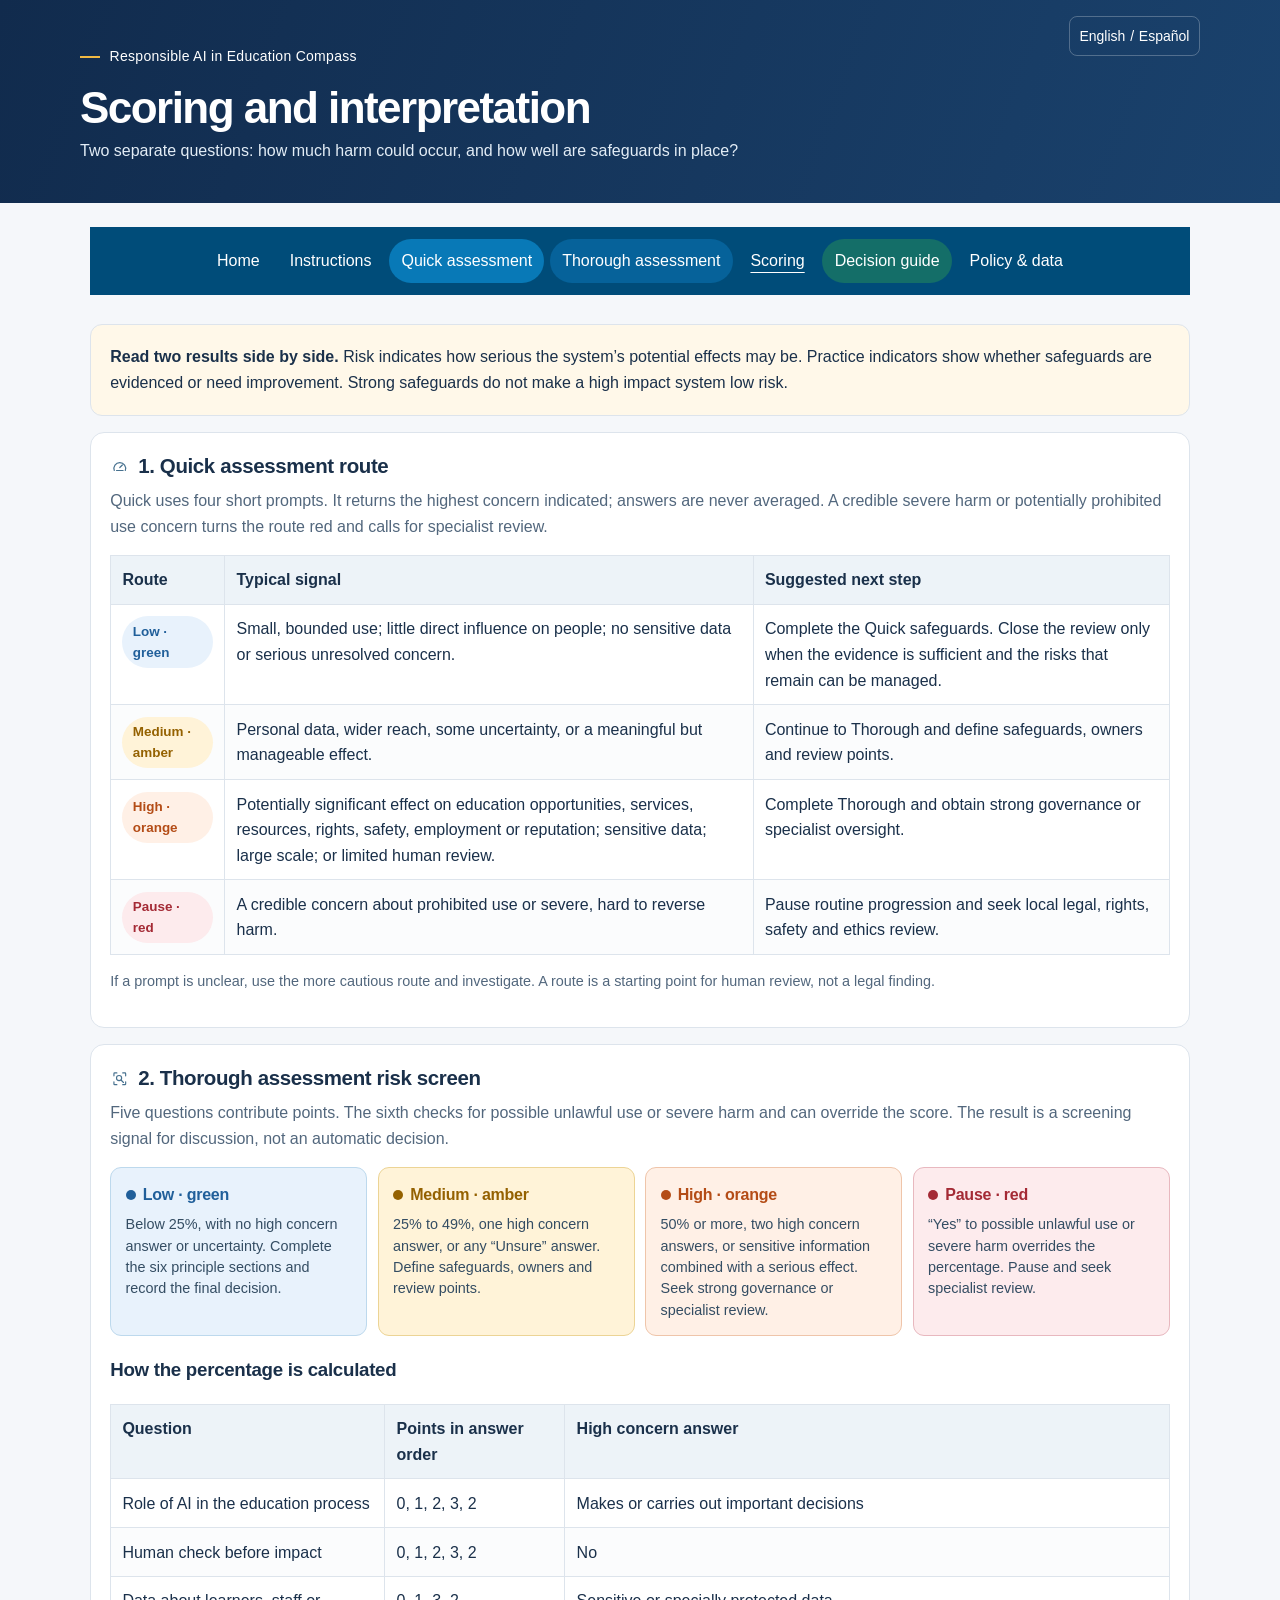
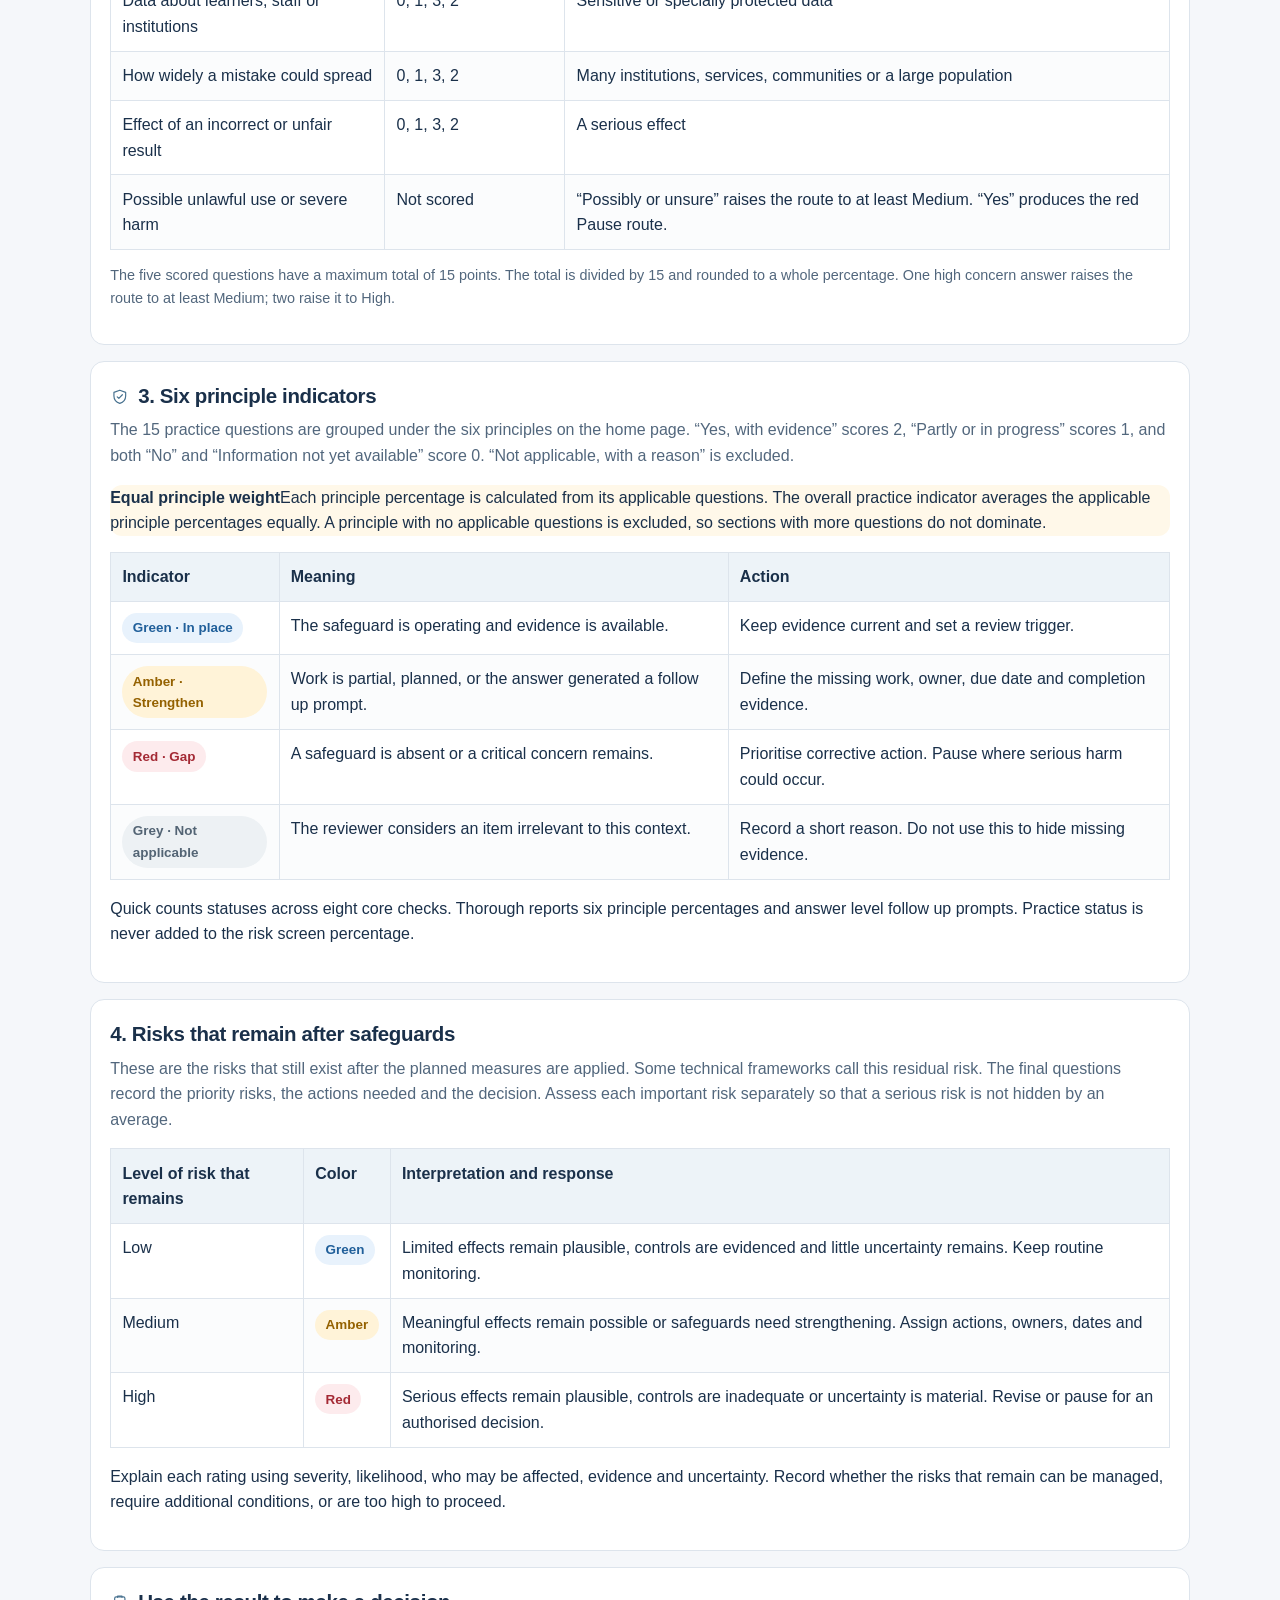
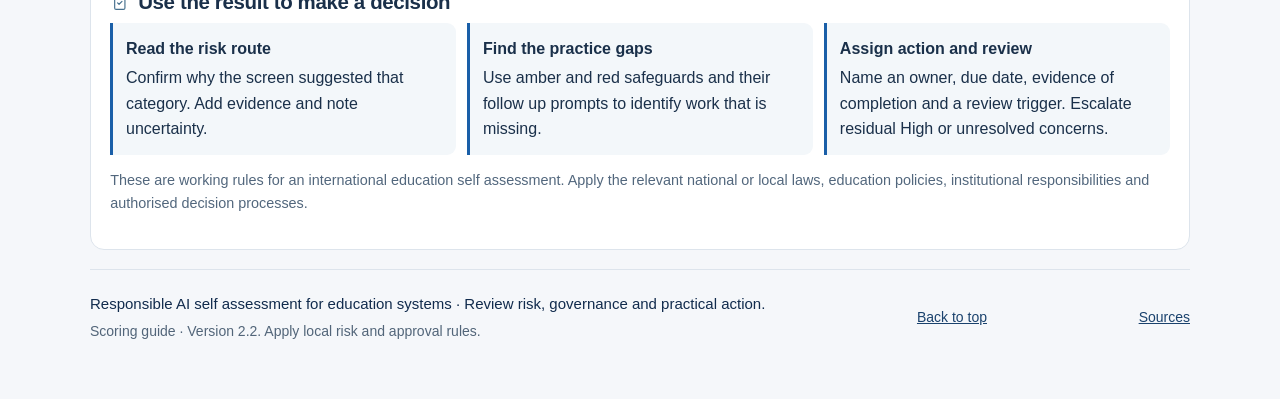
<file: scoring.html>
<!doctype html>
<html lang="en"><head><meta charset="utf-8"><meta name="viewport" content="width=device-width,initial-scale=1"><meta name="description" content="Interpretation of risk routes, practice indicators and risks that remain after safeguards for education AI uses."><title>Responsible AI in Education Compass | Scoring</title>
<style>
:root{--ink:#142d46;--muted:#52677d;--line:#d9e2eb;--wash:#f2f5f8;--blue:#1a5fa8;--pale:#eaf3fb;--green:#205f9a;--green-pale:#e8f2fc;--amber:#946100;--amber-pale:#fff3d8;--orange:#b44c16;--orange-pale:#fff0e6;--red:#a42a35;--red-pale:#fdebed;--shadow:0 8px 25px rgba(12,41,71,.06)}*{box-sizing:border-box}body{margin:0;background:var(--wash);color:var(--ink);font:16px/1.6 Inter,ui-sans-serif,system-ui,-apple-system,"Segoe UI",sans-serif}header{background:linear-gradient(118deg,#0b2744,#164872);color:#fff;padding:2rem max(1rem,calc((100% - 1120px)/2))}header h1{margin:0 0 .35rem;font-size:1.8rem;letter-spacing:-.025em}header p{margin:0;color:#e7f1fa}.wrap{max-width:1120px;margin:1.2rem auto;padding:0 1rem}nav{display:flex;flex-wrap:wrap;gap:.2rem;background:#fff;border:1px solid var(--line);border-radius:12px;padding:.5rem;box-shadow:var(--shadow);margin-bottom:1.25rem}nav a{color:#274a68;text-decoration:none;padding:.52rem .78rem;border-radius:8px;font-size:.94rem;font-weight:620}nav a[aria-current=page],nav a:hover,nav a:focus{background:var(--pale);color:#124978}section{background:#fff;border:1px solid var(--line);border-radius:14px;padding:1.2rem;margin:1rem 0;box-shadow:var(--shadow)}section h2{font-size:1.28rem;line-height:1.3;letter-spacing:-.018em;margin:.1rem 0 .5rem}.lede{color:var(--muted);margin:.2rem 0 1rem}.callout{background:#fff8e9;border-color:#e9d6a6}.grid{display:grid;grid-template-columns:repeat(4,minmax(0,1fr));gap:.65rem}.risk-card{border-radius:11px;padding:.9rem;border:1px solid transparent;min-height:150px}.risk-card h3{margin:0 0 .4rem;font-size:1rem;display:flex;gap:.45rem;align-items:center}.risk-card p{margin:0;font-size:.9rem;line-height:1.48;color:#344d63}.risk-card.low{background:var(--green-pale);border-color:#bdd9ed}.risk-card.low h3{color:var(--green)}.risk-card.medium{background:var(--amber-pale);border-color:#ecd495}.risk-card.medium h3{color:var(--amber)}.risk-card.high{background:var(--orange-pale);border-color:#efc5aa}.risk-card.high h3{color:var(--orange)}.risk-card.excessive{background:var(--red-pale);border-color:#e8b8bf}.risk-card.excessive h3{color:var(--red)}.dot{width:10px;height:10px;border-radius:50%;background:currentColor;flex:none}.legend{display:flex;flex-wrap:wrap;gap:.55rem;margin:.7rem 0 0}.legend span,.status-pill{display:inline-flex;align-items:center;border-radius:999px;padding:.27rem .65rem;font-size:.84rem;font-weight:750}.status-pill.good{background:var(--green-pale);color:var(--green)}.status-pill.partial{background:var(--amber-pale);color:var(--amber)}.status-pill.gap{background:var(--red-pale);color:var(--red)}.status-pill.na{background:#edf1f4;color:#536474}.status-pill.high{background:var(--orange-pale);color:var(--orange)}.status-pill.excessive{background:var(--red-pale);color:var(--red)}table{width:100%;border-collapse:collapse;margin:.75rem 0}th,td{padding:.7rem;border:1px solid var(--line);text-align:left;vertical-align:top}th{background:#f3f7fa}tbody tr:nth-child(even){background:#fbfcfd}.route-result{font-weight:750}.small{font-size:.9rem;color:var(--muted)}.steps{display:grid;grid-template-columns:repeat(3,1fr);gap:.7rem}.scoring-details{border-top:1px solid var(--line);margin-top:1rem;padding-top:.85rem}.scoring-details summary{color:#174f7a;padding:.35rem 0}.table-scroll{overflow-x:auto}.step{border-left:3px solid var(--blue);background:#f3f7fa;border-radius:0 9px 9px 0;padding:.8rem}.step strong{display:block;margin-bottom:.2rem}.footer{display:flex;align-items:center;justify-content:space-between;gap:1rem;border-top:1px solid var(--line);font-size:.88rem;padding:1rem 0 2rem;margin-top:1.2rem;color:var(--muted)}.footer-source{font-size:13px;font-weight:650;white-space:nowrap;color:#536a80}@media(max-width:850px){.grid{grid-template-columns:repeat(2,1fr)}.steps{grid-template-columns:1fr}}@media(max-width:640px){header{padding:1.4rem 1rem}nav a{padding:.48rem .57rem;font-size:.9rem}.grid{grid-template-columns:1fr}.risk-card{min-height:0}table{font-size:.94rem}.footer{align-items:flex-start;flex-direction:column}}

.tierbox{background:#f5f8fb!important;border:1px solid var(--line)!important;border-left:4px solid #1a5fa8!important;border-radius:11px!important;padding:1rem!important}
.tier-choice{display:flex;align-items:flex-start;gap:.55rem;padding:.62rem .7rem!important;margin:.35rem 0!important;border:1px solid transparent;border-radius:9px;line-height:1.45}
.tier-choice input{flex:0 0 auto;margin-top:.3rem!important}
.tier-choice.low{background:#e8f2fc;color:#1b527f;border-color:#c8dff1}
.tier-choice.medium{background:#fff3d8;color:#805600;border-color:#eddbad}
.tier-choice.high{background:#fff0e6;color:#974011;border-color:#efcbb6}
.tier-choice.excessive{background:#fdebed;color:#912934;border-color:#e9c1c6}
.tier-choice.is-selected{box-shadow:0 0 0 2px currentColor inset;font-weight:700}
.choice.practice-good{border-color:#c8dff1}
.choice.practice-partial{border-color:#eddbad}
.choice.practice-gap{border-color:#e9c1c6}
.choice.practice-na{border-color:#d7dee5}
.answer-status.review{background:#eaf3fb;color:#215780}
</style><link rel="stylesheet" href="theme.css?v=decision-record-2.2.10"></head><body id="top">
<header><h1>Scoring and interpretation</h1><p>Two separate questions: how much harm could occur, and how well are safeguards in place?</p></header><main class="wrap">
<nav class="package-nav no-print" aria-label="Assessment pages"><a href="index.html">Home</a><a href="instructions.html">Instructions</a><a href="quick-assessment.html">Quick assessment</a><a href="thorough-assessment.html">Thorough assessment</a><a href="scoring.html" aria-current="page">Scoring</a><a href="decision-guide.html">Decision guide</a><a href="policy-and-data.html">Policy &amp; data</a></nav>
<section class="callout"><strong>Read two results side by side.</strong> Risk indicates how serious the system’s potential effects may be. Practice indicators show whether safeguards are evidenced or need improvement. Strong safeguards do not make a high impact system low risk.</section>

<section><h2>1. Quick assessment route</h2><p class="lede">Quick uses four short prompts. It returns the highest concern indicated; answers are never averaged. A credible severe harm or potentially prohibited use concern turns the route red and calls for specialist review.</p><table><thead><tr><th>Route</th><th>Typical signal</th><th>Suggested next step</th></tr></thead><tbody>
<tr><td><span class="status-pill good">Low · green</span></td><td>Small, bounded use; little direct influence on people; no sensitive data or serious unresolved concern.</td><td>Complete the Quick safeguards. Close the review only when the evidence is sufficient and the risks that remain can be managed.</td></tr>
<tr><td><span class="status-pill partial">Medium · amber</span></td><td>Personal data, wider reach, some uncertainty, or a meaningful but manageable effect.</td><td>Continue to Thorough and define safeguards, owners and review points.</td></tr>
<tr><td><span class="status-pill high">High · orange</span></td><td>Potentially significant effect on education opportunities, services, resources, rights, safety, employment or reputation; sensitive data; large scale; or limited human review.</td><td>Complete Thorough and obtain strong governance or specialist oversight.</td></tr>
<tr><td><span class="status-pill excessive">Pause · red</span></td><td>A credible concern about prohibited use or severe, hard to reverse harm.</td><td>Pause routine progression and seek local legal, rights, safety and ethics review.</td></tr>
</tbody></table><p class="small">If a prompt is unclear, use the more cautious route and investigate. A route is a starting point for human review, not a legal finding.</p></section>

<section><h2>2. Thorough assessment risk screen</h2><p class="lede">Five questions contribute points. The sixth checks for possible unlawful use or severe harm and can override the score. The result is a screening signal for discussion, not an automatic decision.</p><div class="grid"><article class="risk-card low"><h3><span class="dot"></span>Low · green</h3><p>Below 25%, with no high concern answer or uncertainty. Complete the six principle sections and record the final decision.</p></article><article class="risk-card medium"><h3><span class="dot"></span>Medium · amber</h3><p>25% to 49%, one high concern answer, or any “Unsure” answer. Define safeguards, owners and review points.</p></article><article class="risk-card high"><h3><span class="dot"></span>High · orange</h3><p>50% or more, two high concern answers, or sensitive information combined with a serious effect. Seek strong governance or specialist review.</p></article><article class="risk-card excessive"><h3><span class="dot"></span>Pause · red</h3><p>“Yes” to possible unlawful use or severe harm overrides the percentage. Pause and seek specialist review.</p></article></div>
<h3>How the percentage is calculated</h3><table><thead><tr><th>Question</th><th>Points in answer order</th><th>High concern answer</th></tr></thead><tbody>
<tr><td>Role of AI in the education process</td><td>0, 1, 2, 3, 2</td><td>Makes or carries out important decisions</td></tr>
<tr><td>Human check before impact</td><td>0, 1, 2, 3, 2</td><td>No</td></tr>
<tr><td>Data about learners, staff or institutions</td><td>0, 1, 3, 2</td><td>Sensitive or specially protected data</td></tr>
<tr><td>How widely a mistake could spread</td><td>0, 1, 3, 2</td><td>Many institutions, services, communities or a large population</td></tr>
<tr><td>Effect of an incorrect or unfair result</td><td>0, 1, 3, 2</td><td>A serious effect</td></tr>
<tr><td>Possible unlawful use or severe harm</td><td>Not scored</td><td>“Possibly or unsure” raises the route to at least Medium. “Yes” produces the red Pause route.</td></tr>
</tbody></table><p class="small">The five scored questions have a maximum total of 15 points. The total is divided by 15 and rounded to a whole percentage. One high concern answer raises the route to at least Medium; two raise it to High.</p></section>

<section><h2>3. Six principle indicators</h2><p class="lede">The 15 practice questions are grouped under the six principles on the home page. “Yes, with evidence” scores 2, “Partly or in progress” scores 1, and both “No” and “Information not yet available” score 0. “Not applicable, with a reason” is excluded.</p><p class="callout"><strong>Equal principle weight</strong>Each principle percentage is calculated from its applicable questions. The overall practice indicator averages the applicable principle percentages equally. A principle with no applicable questions is excluded, so sections with more questions do not dominate.</p><table><thead><tr><th>Indicator</th><th>Meaning</th><th>Action</th></tr></thead><tbody>
<tr><td><span class="status-pill good">Green · In place</span></td><td>The safeguard is operating and evidence is available.</td><td>Keep evidence current and set a review trigger.</td></tr>
<tr><td><span class="status-pill partial">Amber · Strengthen</span></td><td>Work is partial, planned, or the answer generated a follow up prompt.</td><td>Define the missing work, owner, due date and completion evidence.</td></tr>
<tr><td><span class="status-pill gap">Red · Gap</span></td><td>A safeguard is absent or a critical concern remains.</td><td>Prioritise corrective action. Pause where serious harm could occur.</td></tr>
<tr><td><span class="status-pill na">Grey · Not applicable</span></td><td>The reviewer considers an item irrelevant to this context.</td><td>Record a short reason. Do not use this to hide missing evidence.</td></tr>
</tbody></table><p>Quick counts statuses across eight core checks. Thorough reports six principle percentages and answer level follow up prompts. Practice status is never added to the risk screen percentage.</p></section>

<section><h2>4. Risks that remain after safeguards</h2><p class="lede">These are the risks that still exist after the planned measures are applied. Some technical frameworks call this residual risk. The final questions record the priority risks, the actions needed and the decision. Assess each important risk separately so that a serious risk is not hidden by an average.</p><table><thead><tr><th>Level of risk that remains</th><th>Color</th><th>Interpretation and response</th></tr></thead><tbody>
<tr><td>Low</td><td><span class="status-pill good">Green</span></td><td>Limited effects remain plausible, controls are evidenced and little uncertainty remains. Keep routine monitoring.</td></tr>
<tr><td>Medium</td><td><span class="status-pill partial">Amber</span></td><td>Meaningful effects remain possible or safeguards need strengthening. Assign actions, owners, dates and monitoring.</td></tr>
<tr><td>High</td><td><span class="status-pill gap">Red</span></td><td>Serious effects remain plausible, controls are inadequate or uncertainty is material. Revise or pause for an authorised decision.</td></tr>
</tbody></table><p>Explain each rating using severity, likelihood, who may be affected, evidence and uncertainty. Record whether the risks that remain can be managed, require additional conditions, or are too high to proceed.</p></section>

<section><h2>Use the result to make a decision</h2><div class="steps"><div class="step"><strong>Read the risk route</strong>Confirm why the screen suggested that category. Add evidence and note uncertainty.</div><div class="step"><strong>Find the practice gaps</strong>Use amber and red safeguards and their follow up prompts to identify work that is missing.</div><div class="step"><strong>Assign action and review</strong>Name an owner, due date, evidence of completion and a review trigger. Escalate residual High or unresolved concerns.</div></div><p class="small">These are working rules for an international education self assessment. Apply the relevant national or local laws, education policies, institutional responsibilities and authorised decision processes.</p></section>
<div class="footer"><span>Scoring guide · Version 2.2. Apply local risk and approval rules.</span><a class="footer-source" href="#top">Back to top</a><a class="footer-source" href="sources.html">Sources</a></div></main></body></html>
<script src="theme.js?v=decision-record-2.2.10"></script>
</file>
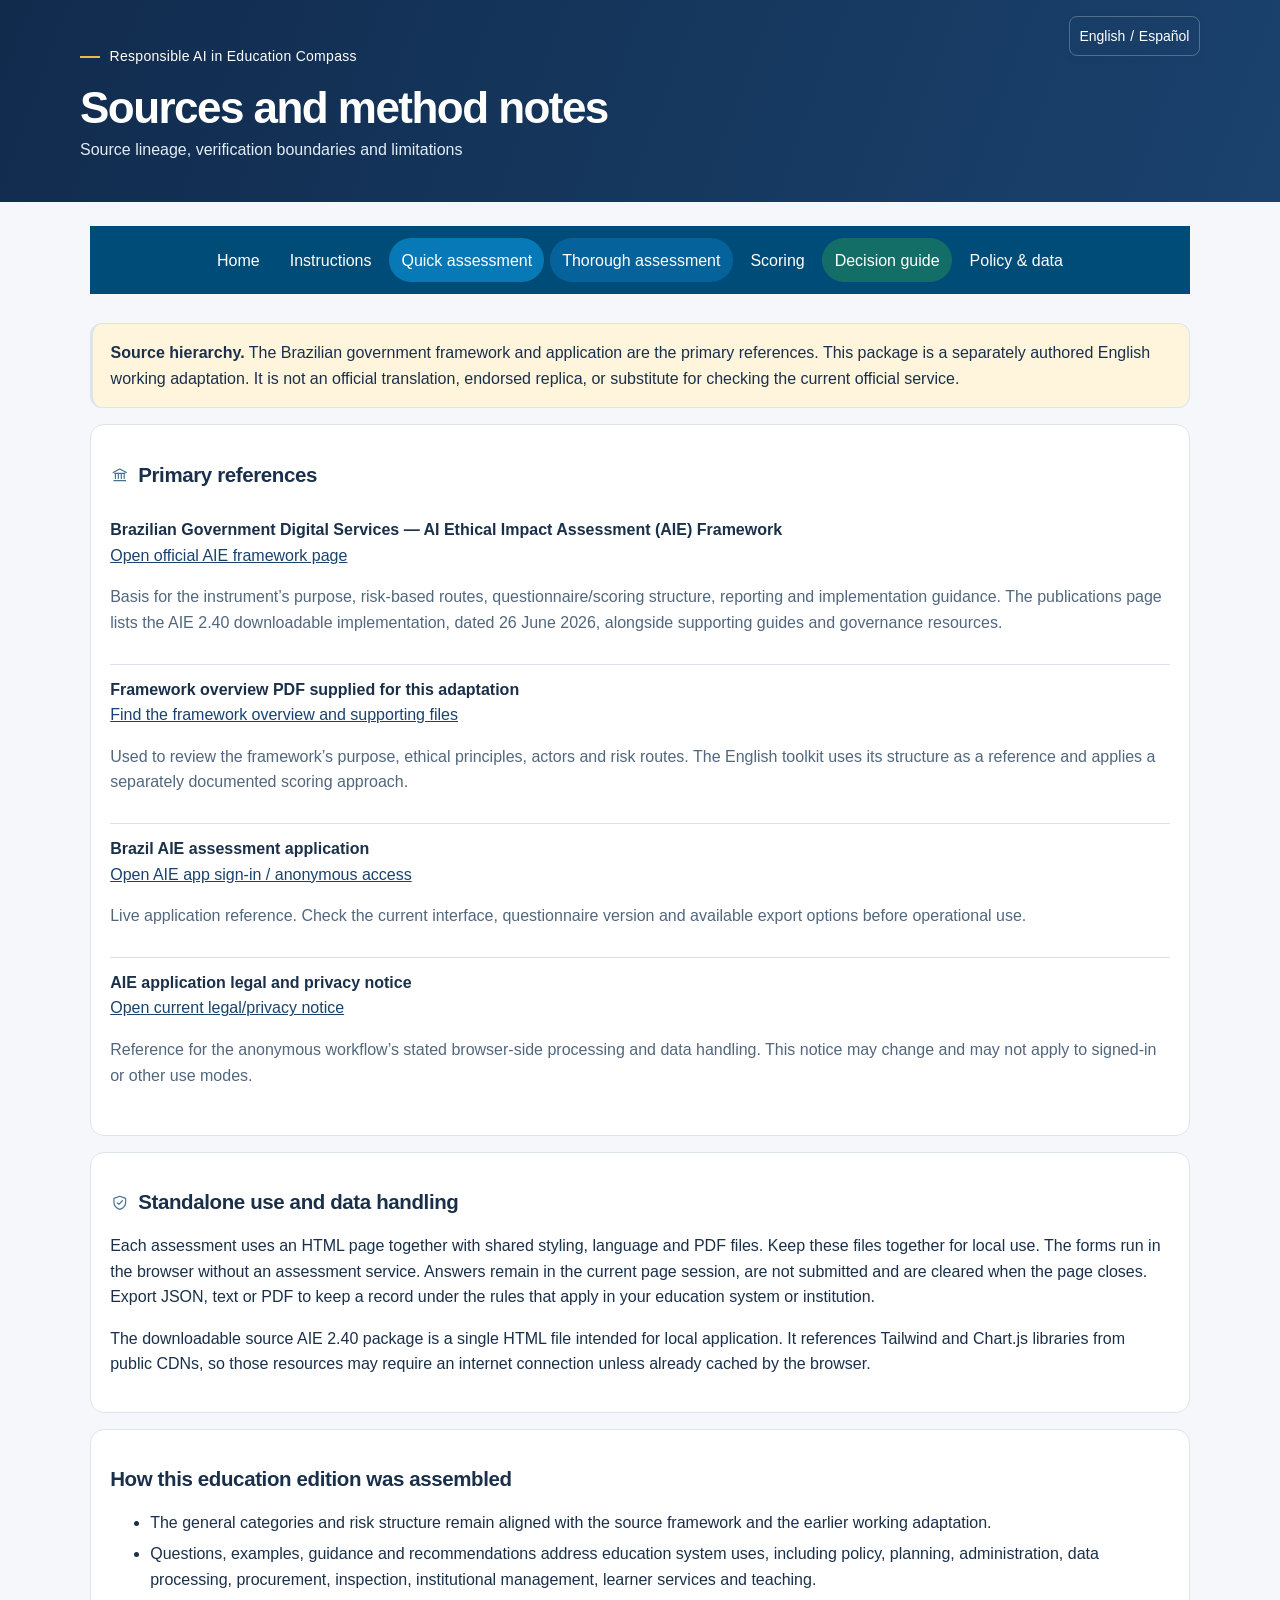
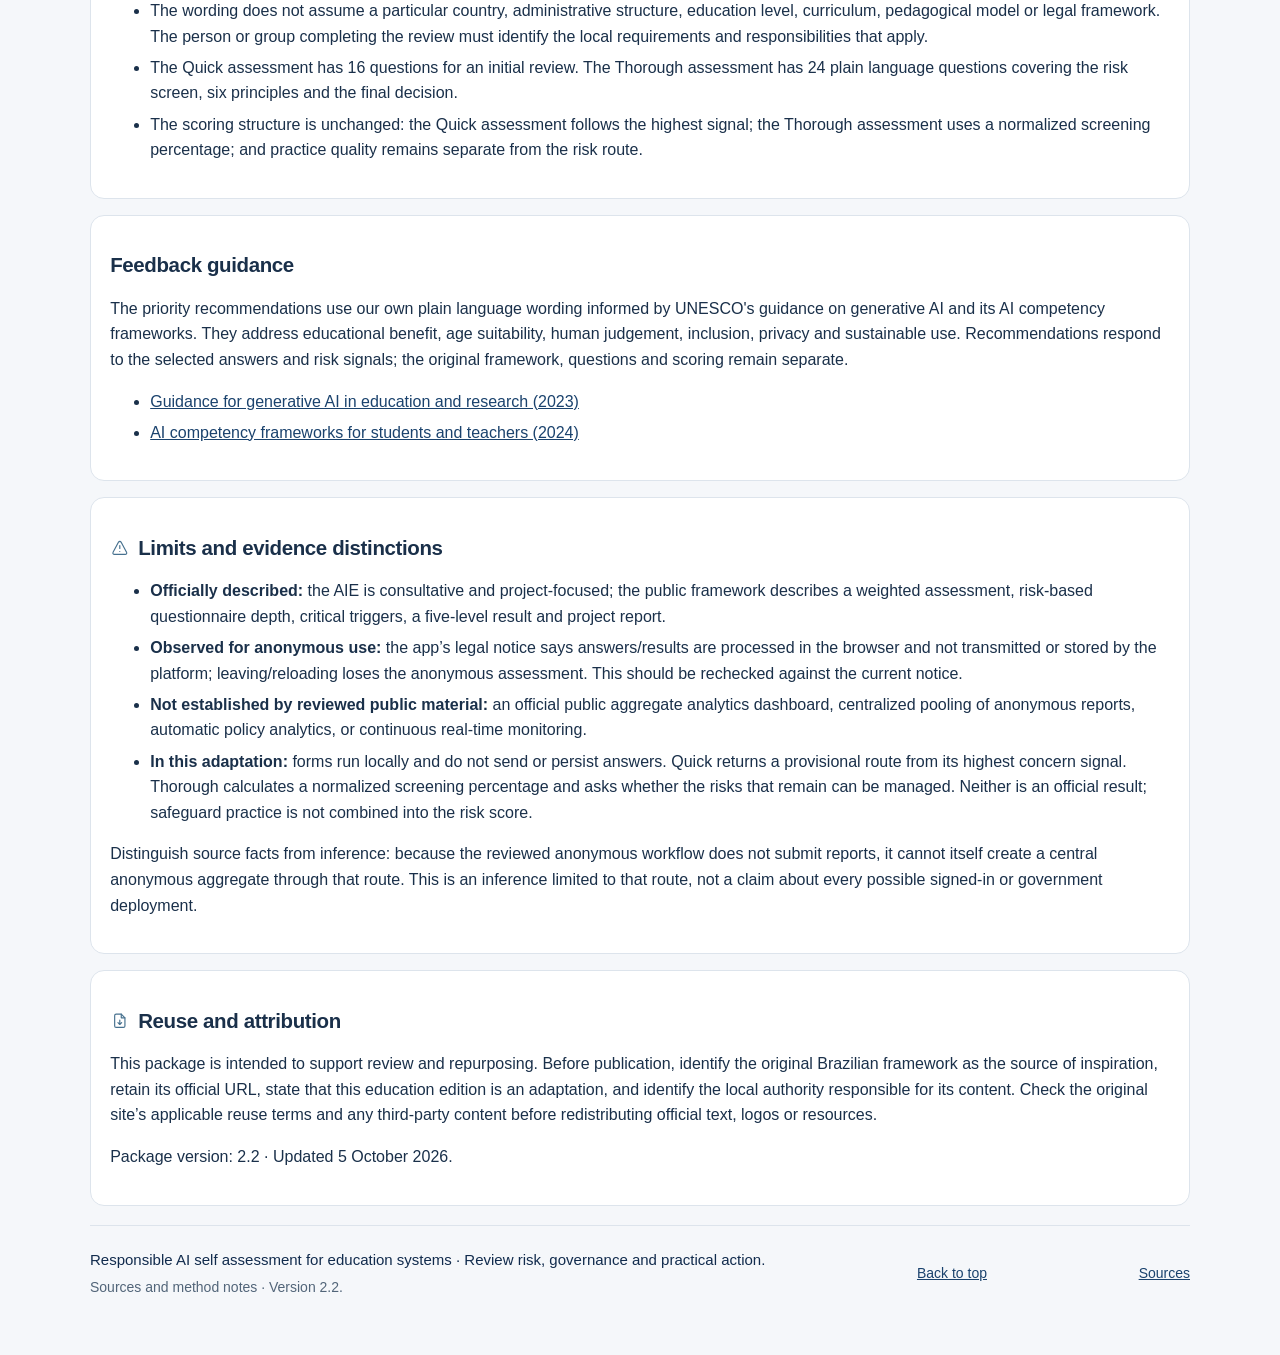
<file: sources.html>
<!doctype html><html lang="en"><head><meta charset="utf-8"><meta name="viewport" content="width=device-width,initial-scale=1"><title>Responsible AI in Education Compass | Sources and method</title>
<style>:root{--ink:#17324d;--muted:#526579;--line:#d8e0e8;--wash:#f3f7fa;--blue:#145da0;--pale:#eaf3fb;--gold:#fff5e5}*{box-sizing:border-box}body{margin:0;background:#f7f9fb;color:var(--ink);font:16px/1.55 system-ui,"Segoe UI",sans-serif}header{background:#103f6b;color:#fff;padding:1.7rem max(1rem,calc((100% - 1050px)/2))}header h1{margin:0 0 .35rem}header p{margin:0;color:#e7f1fa}.wrap{max-width:1050px;margin:1.2rem auto;padding:0 1rem}nav{display:flex;flex-wrap:wrap;gap:.3rem;background:white;border:1px solid var(--line);border-radius:9px;padding:.6rem}nav a{padding:.3rem .5rem;color:#145484;text-decoration:none;border-radius:5px}nav a:hover,nav a:focus{background:var(--pale);text-decoration:underline}section{background:white;border:1px solid var(--line);border-radius:10px;padding:1rem;margin:1rem 0}.notice{background:var(--gold);border-color:#e4c889}.source{padding:.75rem 0;border-bottom:1px solid var(--line)}.source:last-child{border:0}.muted,.footer{color:var(--muted)}.footer{font-size:.9rem;padding:1rem 0 2rem}li{margin:.35rem 0}a{color:#145da0;overflow-wrap:anywhere}

.section-guide{display:grid;grid-template-columns:repeat(3,minmax(0,1fr));gap:.85rem;background:#f3f7fb;border:1px solid #d7e4ee;border-left:4px solid #145da0;border-radius:8px;padding:.85rem 1rem;margin:.55rem 0 1rem}
.section-guide p{margin:0;color:#334e68;font-size:.93rem;line-height:1.45}
.section-guide strong{display:block;color:#145484;font-size:12px;letter-spacing:.05em;text-transform:uppercase;margin-bottom:.2rem}
.footer{display:flex;align-items:center;justify-content:space-between;gap:1rem;border-top:1px solid var(--line)}
.footer-source{font-size:13px;font-weight:600;white-space:nowrap}
@media(max-width:720px){.section-guide{grid-template-columns:1fr;gap:.6rem}.footer{align-items:flex-start;flex-direction:column}}


/* Shared policy toolkit presentation */
:root{--ink:#142d46;--muted:#52677d;--line:#d9e2eb;--wash:#f2f5f8;--blue:#1a5fa8;--pale:#eaf3fb;--gold:#fff4dc;--green:#205f9a;--green-pale:#e8f2fc;--amber:#946100;--amber-pale:#fff3d8;--orange:#b44c16;--orange-pale:#fff0e6;--red:#a42a35;--red-pale:#fdebed;--shadow:0 8px 25px rgba(12,41,71,.06)}
body{background:#f2f5f8;color:var(--ink);font-family:Inter,ui-sans-serif,system-ui,-apple-system,"Segoe UI",sans-serif;line-height:1.6}
header{background:linear-gradient(118deg,#0b2744 0%,#113e67 72%,#1d5680 100%);padding-top:1.9rem;padding-bottom:1.9rem}
header h1{letter-spacing:-.025em;line-height:1.15}
header p{max-width:850px;line-height:1.55}
.wrap{max-width:1120px}
nav{position:relative;background:#fff;border:1px solid var(--line);border-radius:12px;padding:.5rem;gap:.2rem;box-shadow:var(--shadow);margin-bottom:1.25rem}
nav a{color:#274a68;padding:.52rem .78rem;border-radius:8px;font-size:.94rem;font-weight:620}
nav a[aria-current=page],nav a:hover,nav a:focus{background:var(--pale);color:#124978}
section,section.panel,.notice,.card,.reportcard{border-radius:13px;border-color:var(--line);box-shadow:var(--shadow)}
section,section.panel{padding:1.2rem;margin:1rem 0}
section h2{font-size:1.28rem;line-height:1.3;letter-spacing:-.018em}
section h3{font-size:1.05rem;line-height:1.35}
.notice{padding:1rem 1.1rem}
.section-guide{background:#f3f7fb;border-color:#d5e2ed;border-left-color:#1a5fa8;border-radius:10px}
.question,.field{border-radius:10px;border-color:#dce5ed}
.question:focus-within,.field:focus-within{border-color:#8ab5da;box-shadow:0 0 0 3px #1a5fa81c}
.question legend{line-height:1.45}
.question input:not([type=radio]):not([type=checkbox]),.question textarea,.field input,.field textarea,.field select,.evidence{border-radius:8px;border-color:#b8c8d8}
.question input:focus,.question textarea:focus,.field input:focus,.field textarea:focus,.field select:focus{outline:3px solid #1a5fa826;border-color:#4e91c4}
.choice{border-radius:8px;transition:background-color .15s,border-color .15s}
.choice:hover{background:#f1f6fa}
button,.actions button{border-radius:8px;background:#14558f;box-shadow:0 2px 6px #103c631c}
button:hover,.actions button:hover{filter:brightness(1.08)}
.footer{display:flex;align-items:center;justify-content:space-between;gap:1rem;border-top:1px solid var(--line);font-size:.88rem;padding:1rem 0 2rem;margin-top:1.2rem}
.footer-source{font-size:13px!important;font-weight:650;white-space:nowrap;color:#536a80}
.footer-source:hover{color:#145da0}
.risk-tier{display:inline-flex;align-items:center;gap:.35rem;border-radius:999px;padding:.27rem .68rem;font-size:.85rem;line-height:1.3;font-weight:750}
.risk-tier.low{background:var(--green-pale);color:var(--green)}
.risk-tier.medium{background:var(--amber-pale);color:var(--amber)}
.risk-tier.high{background:var(--orange-pale);color:var(--orange)}
.risk-tier.excessive{background:var(--red-pale);color:var(--red)}
.practice-good{border-left:4px solid var(--green)!important;background:var(--green-pale)!important}
.practice-partial{border-left:4px solid #d39a18!important;background:var(--amber-pale)!important}
.practice-gap{border-left:4px solid var(--red)!important;background:var(--red-pale)!important}
.practice-na{border-left:4px solid #8393a2!important;background:#eef1f4!important}
.answer-status{display:inline-flex;align-items:center;border-radius:999px;padding:.16rem .52rem;margin:.15rem 0 .25rem;font-size:.78rem;font-weight:750;line-height:1.35}
.answer-status.action{background:var(--amber-pale);color:#815400}
.answer-status.gap{background:var(--red-pale);color:var(--red)}
.answer-status.clear{background:var(--green-pale);color:var(--green)}
.answer-status.na{background:#edf1f4;color:#536474}
.answer-status.missing{background:#eef2f6;color:#526579}
.score-summary{display:flex;flex-wrap:wrap;gap:.45rem;margin:.7rem 0}
.score-summary span{border-radius:999px;padding:.28rem .62rem;font-size:.84rem;font-weight:700}
.score-summary .good{background:var(--green-pale);color:var(--green)}
.score-summary .partial{background:var(--amber-pale);color:var(--amber)}
.score-summary .gap{background:var(--red-pale);color:var(--red)}
.score-summary .na{background:#edf1f4;color:#536474}
@media(max-width:720px){nav a{padding:.48rem .57rem;font-size:.9rem}.footer{align-items:flex-start;flex-direction:column}.section-guide{grid-template-columns:1fr;gap:.6rem}}
@media print{body{background:#fff;color:#111}header{background:#fff;color:#111;border-bottom:2px solid #17324d}header p{color:#333}nav,button,.no-print{display:none!important}.wrap{max-width:none;margin:0;padding:0}section,.panel{box-shadow:none!important}}

.tierbox{background:#f5f8fb!important;border:1px solid var(--line)!important;border-left:4px solid #1a5fa8!important;border-radius:11px!important;padding:1rem!important}
.tier-choice{display:flex;align-items:flex-start;gap:.55rem;padding:.62rem .7rem!important;margin:.35rem 0!important;border:1px solid transparent;border-radius:9px;line-height:1.45}
.tier-choice input{flex:0 0 auto;margin-top:.3rem!important}
.tier-choice.low{background:#e8f2fc;color:#1b527f;border-color:#c8dff1}
.tier-choice.medium{background:#fff3d8;color:#805600;border-color:#eddbad}
.tier-choice.high{background:#fff0e6;color:#974011;border-color:#efcbb6}
.tier-choice.excessive{background:#fdebed;color:#912934;border-color:#e9c1c6}
.tier-choice.is-selected{box-shadow:0 0 0 2px currentColor inset;font-weight:700}
.choice.practice-good{border-color:#c8dff1}
.choice.practice-partial{border-color:#eddbad}
.choice.practice-gap{border-color:#e9c1c6}
.choice.practice-na{border-color:#d7dee5}
.answer-status.review{background:#eaf3fb;color:#215780}
</style><link rel="icon" type="image/svg+xml" href="data:image/svg+xml,%3Csvg%20xmlns%3D%22http%3A%2F%2Fwww.w3.org%2F2000%2Fsvg%22%20viewBox%3D%220%200%2064%2064%22%3E%3Crect%20width%3D%2264%22%20height%3D%2264%22%20rx%3D%2214%22%20fill%3D%22%23103f6b%22%2F%3E%3Cpath%20d%3D%22M13%2048%2027%2016h7l14%2032h-7l-3-8H23l-3%208zm13-14h10l-5-12z%22%20fill%3D%22%23fff%22%2F%3E%3Ccircle%20cx%3D%2250%22%20cy%3D%2216%22%20r%3D%227%22%20fill%3D%22%2342d3c2%22%2F%3E%3C%2Fsvg%3E"></head><body><header><h1>Sources and method notes</h1><p>Source lineage, verification boundaries and limitations</p></header><main class="wrap">
<a id="top"></a><nav class="package-nav no-print" aria-label="Assessment pages"><a href="index.html">Home</a><a href="instructions.html">Instructions</a><a href="quick-assessment.html">Quick assessment</a><a href="thorough-assessment.html">Thorough assessment</a><a href="scoring.html">Scoring</a><a href="decision-guide.html">Decision guide</a><a href="policy-and-data.html">Policy &amp; data</a></nav>
<section class="notice"><strong>Source hierarchy.</strong> The Brazilian government framework and application are the primary references. This package is a separately authored English working adaptation. It is not an official translation, endorsed replica, or substitute for checking the current official service.</section>
<section><h2>Primary references</h2>
<div class="source"><strong>Brazilian Government Digital Services — AI Ethical Impact Assessment (AIE) Framework</strong><br><a href="https://www.gov.br/governodigital/pt-br/infraestrutura-nacional-de-dados/inteligencia-artificial-1/publicacoes/framework-aie" target="_blank" rel="noopener">Open official AIE framework page</a><p class="muted">Basis for the instrument’s purpose, risk-based routes, questionnaire/scoring structure, reporting and implementation guidance. The publications page lists the AIE 2.40 downloadable implementation, dated 26 June 2026, alongside supporting guides and governance resources.</p></div>
<div class="source"><strong>Framework overview PDF supplied for this adaptation</strong><br><a href="https://www.gov.br/governodigital/pt-br/infraestrutura-nacional-de-dados/inteligencia-artificial-1/publicacoes/framework-aie" target="_blank" rel="noopener">Find the framework overview and supporting files</a><p class="muted">Used to review the framework’s purpose, ethical principles, actors and risk routes. The English toolkit uses its structure as a reference and applies a separately documented scoring approach.</p></div>
<div class="source"><strong>Brazil AIE assessment application</strong><br><a href="https://aie.sisp.gov.br/auth/signin" target="_blank" rel="noopener">Open AIE app sign-in / anonymous access</a><p class="muted">Live application reference. Check the current interface, questionnaire version and available export options before operational use.</p></div>
<div class="source"><strong>AIE application legal and privacy notice</strong><br><a href="https://aie.sisp.gov.br/legal" target="_blank" rel="noopener">Open current legal/privacy notice</a><p class="muted">Reference for the anonymous workflow’s stated browser-side processing and data handling. This notice may change and may not apply to signed-in or other use modes.</p></div>
</section>
<section><h2>Standalone use and data handling</h2><p>Each assessment uses an HTML page together with shared styling, language and PDF files. Keep these files together for local use. The forms run in the browser without an assessment service. Answers remain in the current page session, are not submitted and are cleared when the page closes. Export JSON, text or PDF to keep a record under the rules that apply in your education system or institution.</p><p>The downloadable source AIE 2.40 package is a single HTML file intended for local application. It references Tailwind and Chart.js libraries from public CDNs, so those resources may require an internet connection unless already cached by the browser.</p></section><section><h2>How this education edition was assembled</h2><ul><li>The general categories and risk structure remain aligned with the source framework and the earlier working adaptation.</li><li>Questions, examples, guidance and recommendations address education system uses, including policy, planning, administration, data processing, procurement, inspection, institutional management, learner services and teaching.</li><li>The wording does not assume a particular country, administrative structure, education level, curriculum, pedagogical model or legal framework. The person or group completing the review must identify the local requirements and responsibilities that apply.</li><li>The Quick assessment has 16 questions for an initial review. The Thorough assessment has 24 plain language questions covering the risk screen, six principles and the final decision.</li><li>The scoring structure is unchanged: the Quick assessment follows the highest signal; the Thorough assessment uses a normalized screening percentage; and practice quality remains separate from the risk route.</li></ul></section>
<section><h2>Feedback guidance</h2><p>The priority recommendations use our own plain language wording informed by UNESCO's guidance on generative AI and its AI competency frameworks. They address educational benefit, age suitability, human judgement, inclusion, privacy and sustainable use. Recommendations respond to the selected answers and risk signals; the original framework, questions and scoring remain separate.</p><ul><li><a href="https://www.unesco.org/en/articles/guidance-generative-ai-education-and-research" target="_blank" rel="noopener">Guidance for generative AI in education and research (2023)</a></li><li><a href="https://www.unesco.org/en/articles/what-you-need-know-about-unescos-new-ai-competency-frameworks-students-and-teachers" target="_blank" rel="noopener">AI competency frameworks for students and teachers (2024)</a></li></ul></section><section><h2>Limits and evidence distinctions</h2><ul><li><strong>Officially described:</strong> the AIE is consultative and project-focused; the public framework describes a weighted assessment, risk-based questionnaire depth, critical triggers, a five-level result and project report.</li><li><strong>Observed for anonymous use:</strong> the app’s legal notice says answers/results are processed in the browser and not transmitted or stored by the platform; leaving/reloading loses the anonymous assessment. This should be rechecked against the current notice.</li><li><strong>Not established by reviewed public material:</strong> an official public aggregate analytics dashboard, centralized pooling of anonymous reports, automatic policy analytics, or continuous real-time monitoring.</li><li><strong>In this adaptation:</strong> forms run locally and do not send or persist answers. Quick returns a provisional route from its highest concern signal. Thorough calculates a normalized screening percentage and asks whether the risks that remain can be managed. Neither is an official result; safeguard practice is not combined into the risk score.</li></ul><p>Distinguish source facts from inference: because the reviewed anonymous workflow does not submit reports, it cannot itself create a central anonymous aggregate through that route. This is an inference limited to that route, not a claim about every possible signed-in or government deployment.</p></section>
<section><h2>Reuse and attribution</h2><p>This package is intended to support review and repurposing. Before publication, identify the original Brazilian framework as the source of inspiration, retain its official URL, state that this education edition is an adaptation, and identify the local authority responsible for its content. Check the original site’s applicable reuse terms and any third-party content before redistributing official text, logos or resources.</p><p>Package version: 2.2 · Updated 5 October 2026.</p></section>
<div class="footer"><span>Sources and method notes · Version 2.2.</span><a class="footer-source" href="#top">Back to top</a><a class="footer-source" href="sources.html">Sources</a></div></main></body></html>
<link rel="stylesheet" href="theme.css?v=decision-record-2.2.10">
<script src="theme.js?v=decision-record-2.2.10"></script>
</file>
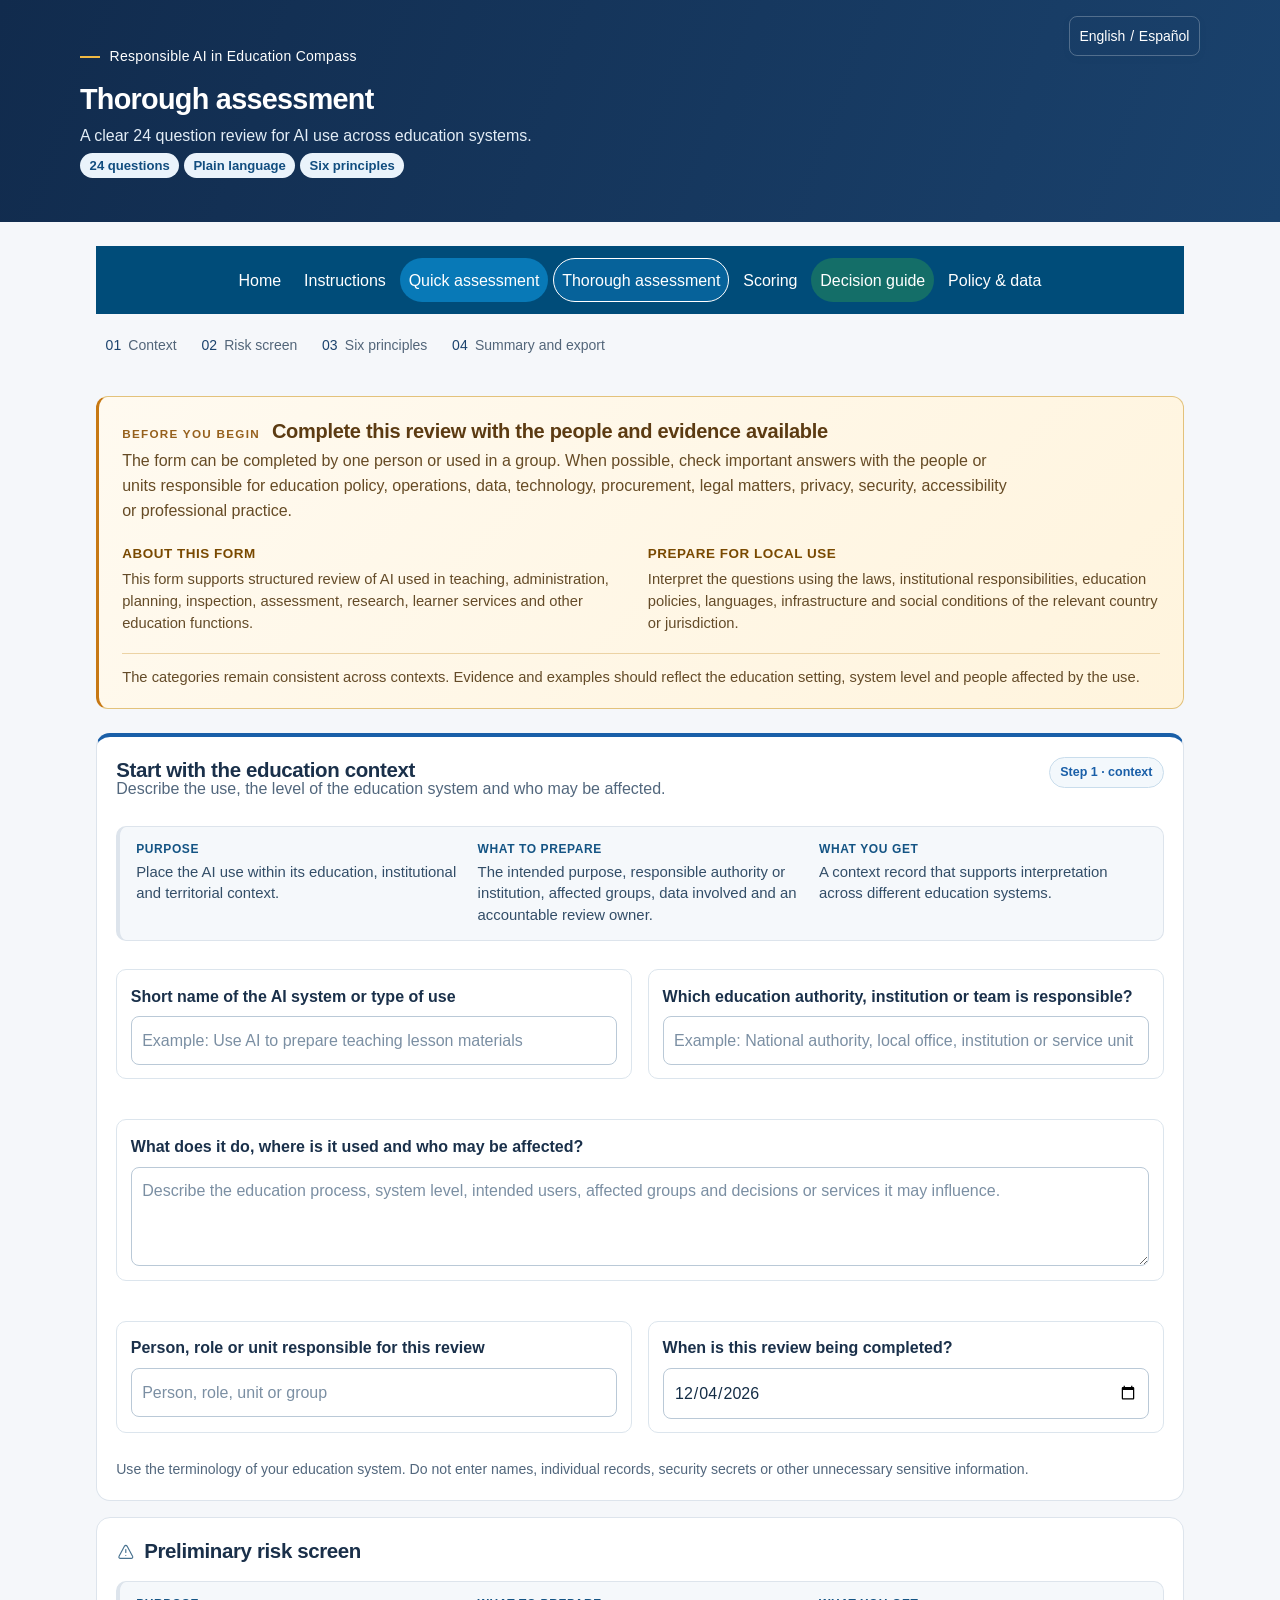
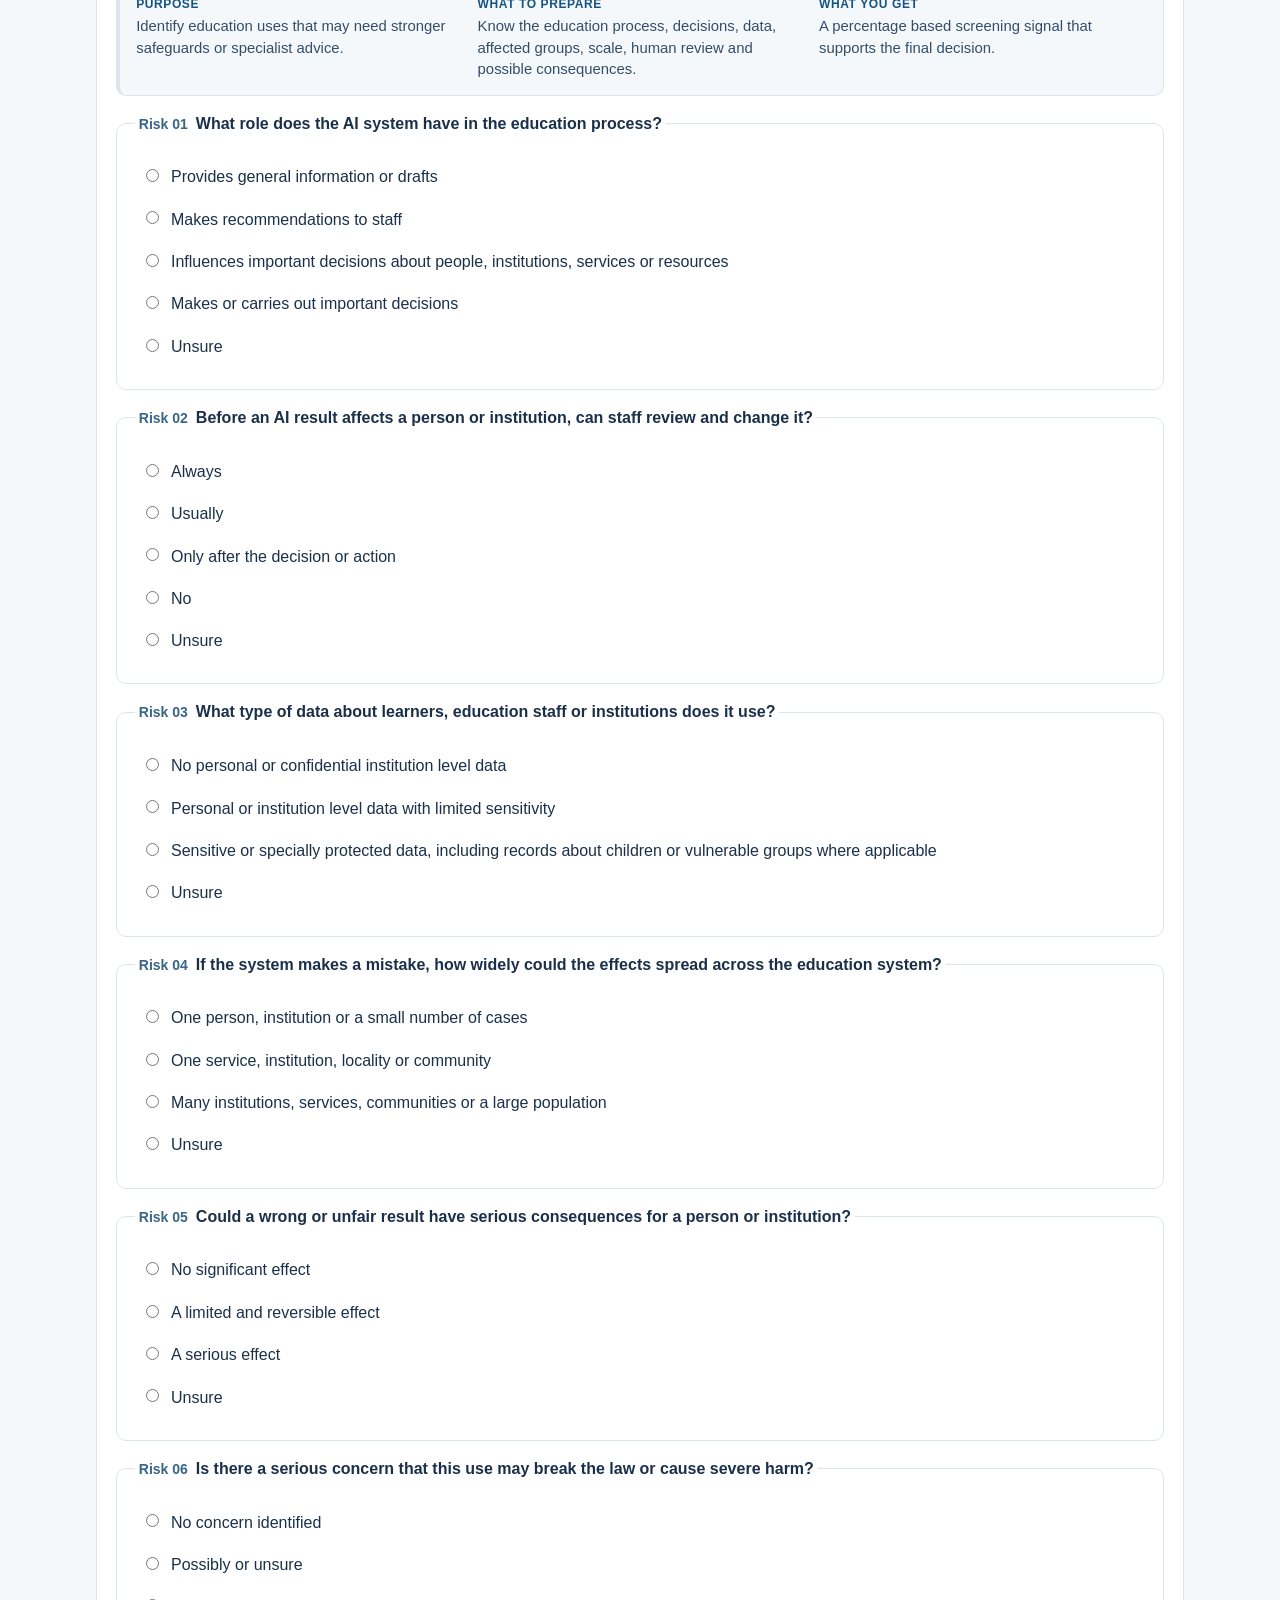
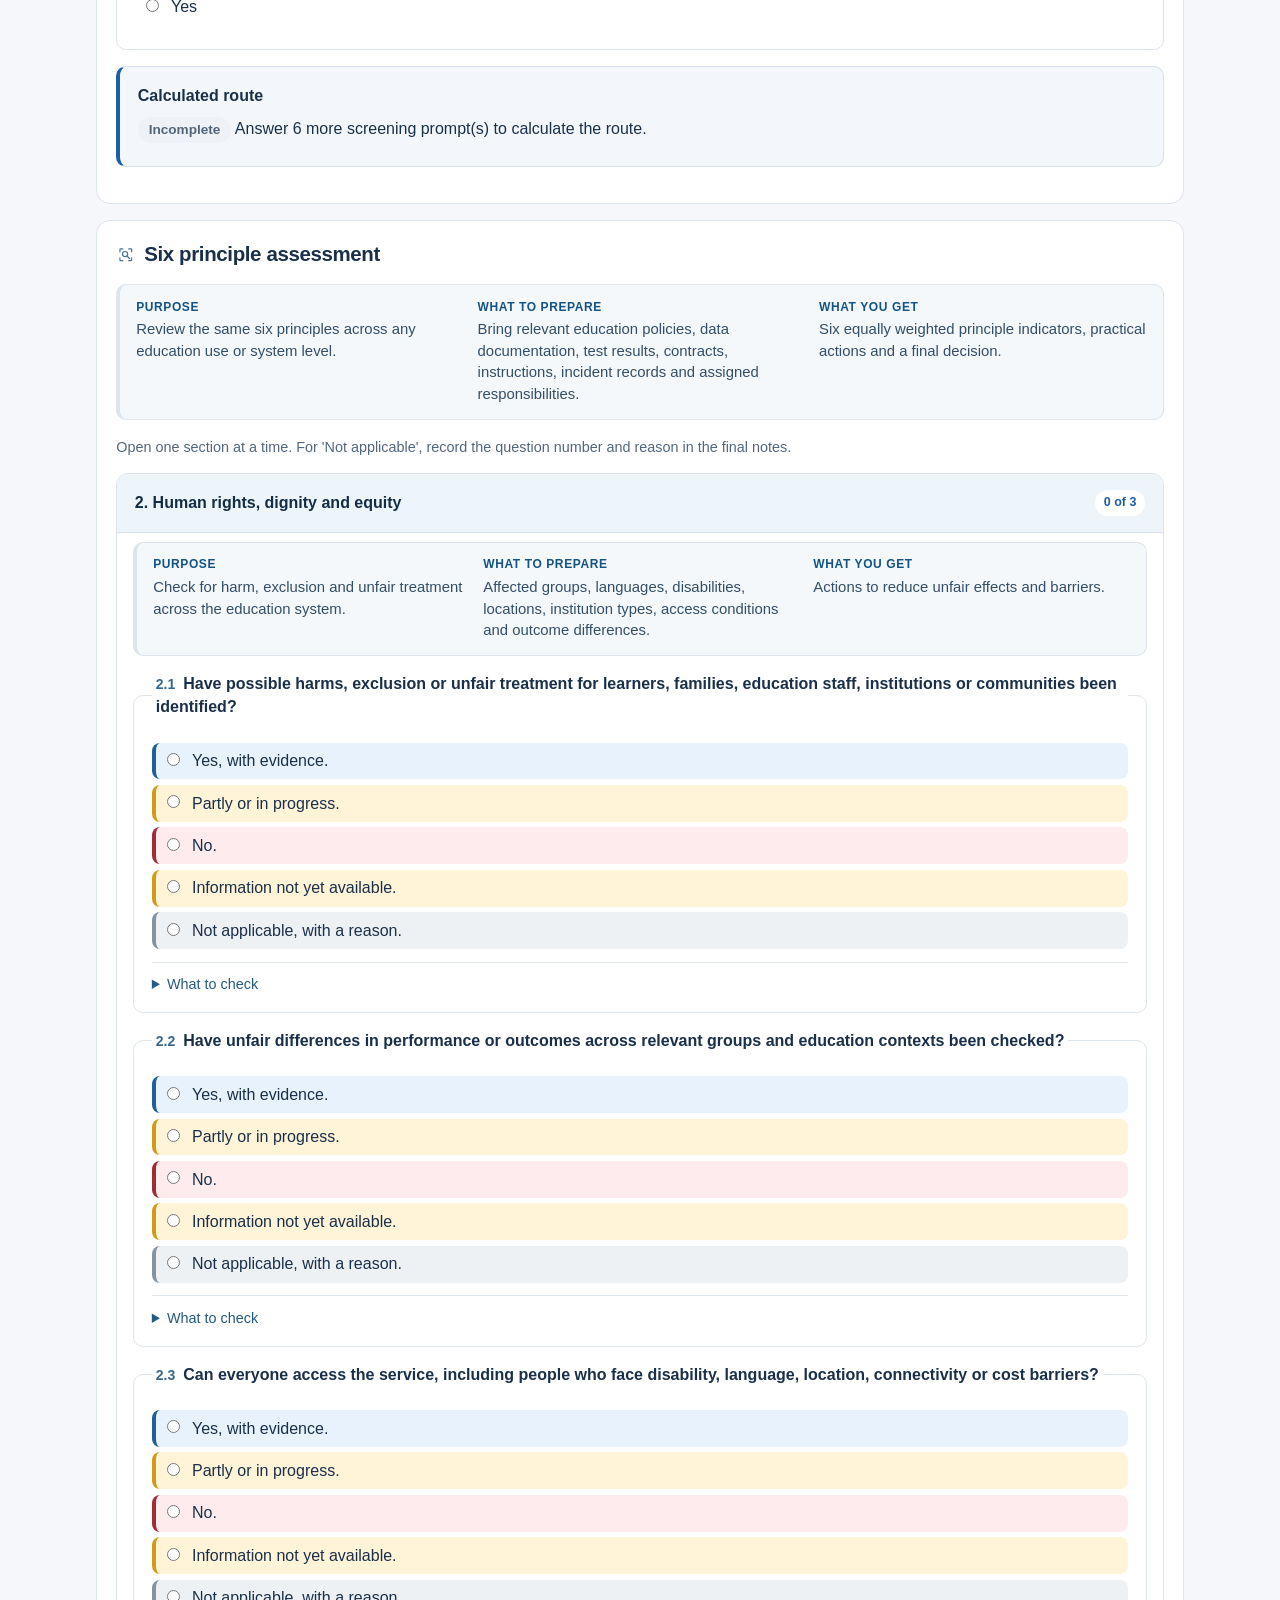
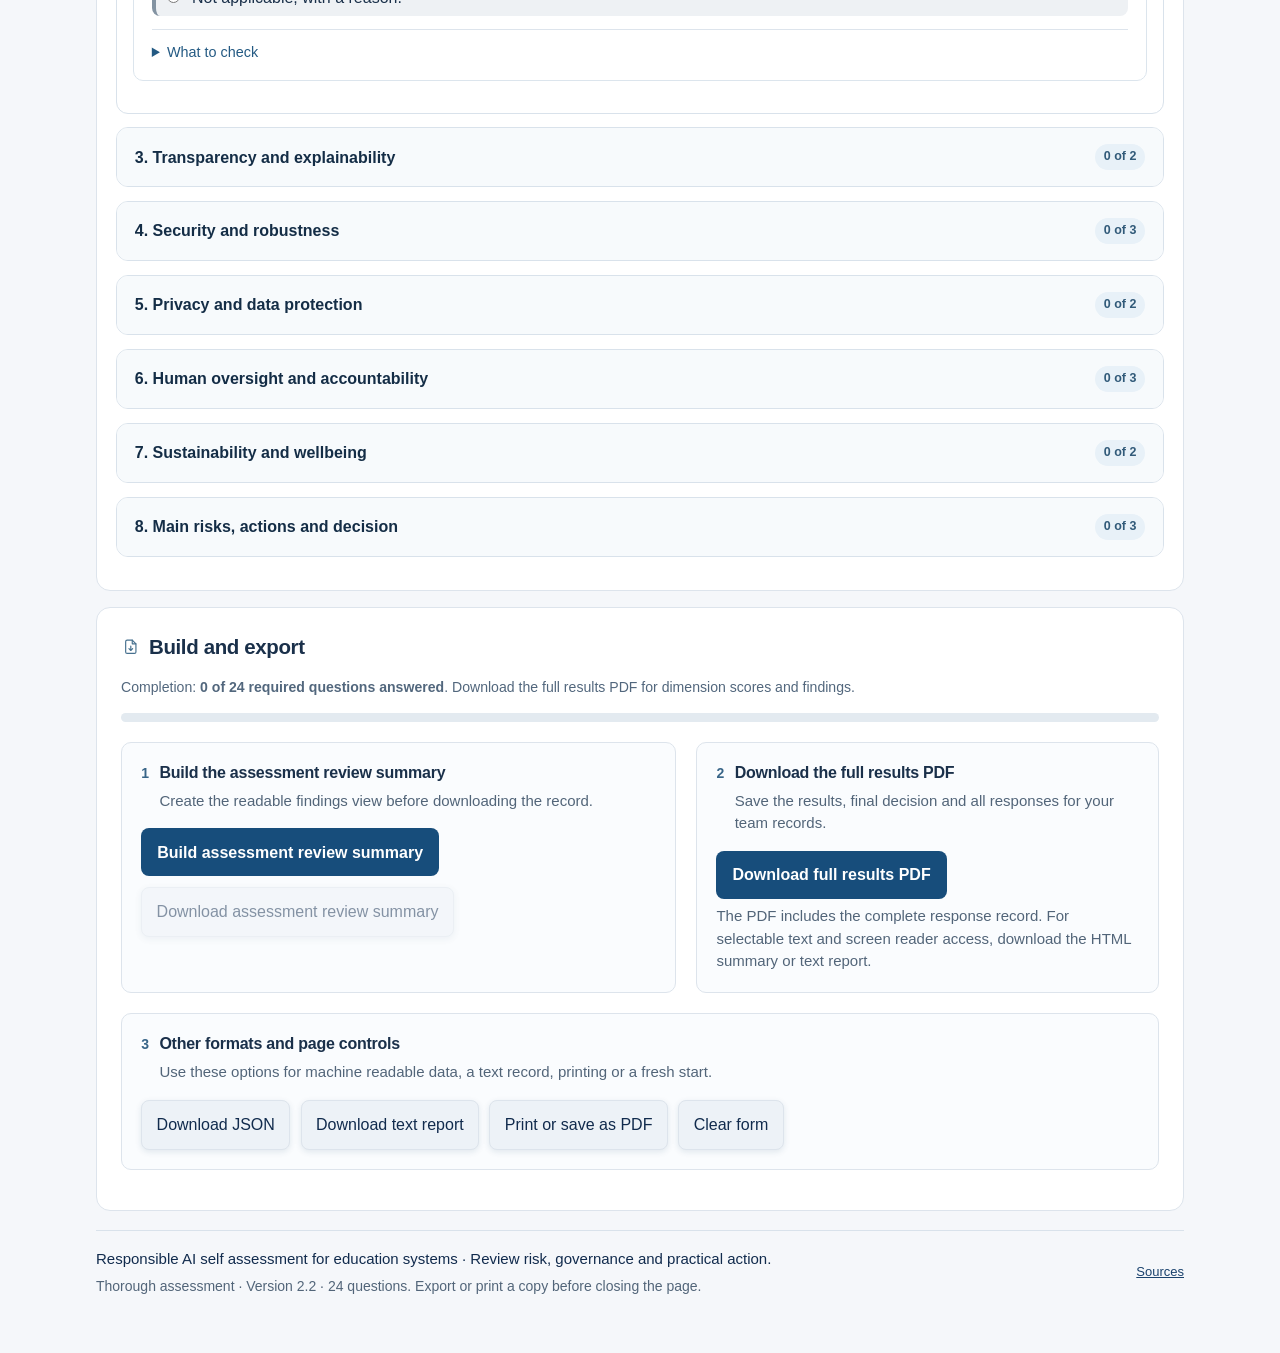
<file: thorough-assessment.html>
<!doctype html>
<html lang="en">
<head>
<link rel="stylesheet" href="theme.css?v=decision-record-2.2.10">
<meta charset="utf-8">
<meta name="viewport" content="width=device-width, initial-scale=1">
<meta name="description" content="A thorough responsible AI self assessment for education systems, authorities, institutions and services.">
<title>Responsible AI in Education Compass | Thorough assessment</title>
<style>
:root{--ink:#17324d;--muted:#526579;--line:#d8e0e8;--wash:#f4f7fa;--blue:#145da0;--blue2:#eaf3fb;--warn:#8a4b00;--warnbg:#fff5e5;--good:#205f9a;--goodbg:#edf6fd;--white:#fff;--shadow:0 2px 10px rgba(18,40,64,.06)}
*{box-sizing:border-box}body{margin:0;background:#f7f9fb;color:var(--ink);font:16px/1.55 system-ui,-apple-system,"Segoe UI",sans-serif}header{background:#103f6b;color:#fff;padding:2rem max(1rem,calc((100% - 1050px)/2))}header h1{margin:0 0 .5rem;font-size:1.8rem}header p{margin:.25rem 0;color:#e6f1fa;max-width:900px}.wrap{max-width:1050px;margin:1.5rem auto;padding:0 1rem}.notice{padding:1rem 1.1rem;border:1px solid #e5c78b;background:var(--warnbg);border-radius:10px;color:#583b12;margin:1rem 0 1.5rem}.notice strong{display:block;margin-bottom:.3rem}section.panel{background:var(--white);border:1px solid var(--line);border-radius:12px;padding:1.2rem;margin:1rem 0;box-shadow:var(--shadow)}h2{margin:.1rem 0 1rem;font-size:1.35rem}h3{margin:.1rem 0 .6rem;font-size:1.08rem}.lede{color:var(--muted);margin-top:-.5rem}.grid{display:grid;grid-template-columns:repeat(2,minmax(0,1fr));gap:1rem}.field,.question{border:1px solid var(--line);border-radius:9px;padding:.85rem;background:#fff;margin:.75rem 0}.field label,.question legend{font-weight:650}.field input,.field textarea,.field select,.question textarea{display:block;width:100%;margin-top:.45rem;border:1px solid #aebdca;border-radius:7px;padding:.65rem;font:inherit;color:var(--ink);background:#fff}.question{margin:.8rem 0}.question legend{padding:0 .2rem;max-width:100%}.question fieldset{border:0;padding:0;margin:0}.choices{display:grid;gap:.35rem;margin:.5rem 0}.choice{display:flex;gap:.55rem;align-items:flex-start;padding:.35rem .4rem;border-radius:6px}.choice:hover{background:var(--wash)}.choice input{margin-top:.3rem;flex:0 0 auto;accent-color:var(--blue)}.hint{font-size:.9rem;color:var(--muted)}.optional{font-weight:400;color:var(--muted);font-size:.88rem}.bar{height:9px;border-radius:8px;background:#e3eaf0;overflow:hidden;margin:.6rem 0}.bar span{height:100%;display:block;background:#2b78b8;width:0;transition:width .2s}.actions{display:flex;flex-wrap:wrap;gap:.55rem;margin:1rem 0}.actions button{border:0;border-radius:8px;padding:.7rem 1rem;background:var(--blue);color:white;font:inherit;font-weight:650;cursor:pointer}.actions button.secondary{background:#eaf0f5;color:var(--ink);border:1px solid var(--line)}.actions button:hover{filter:brightness(.95)}.tag{display:inline-block;border-radius:999px;background:var(--blue2);color:#114d7f;padding:.15rem .6rem;font-size:.82rem;font-weight:650}.tierbox{background:var(--blue2);padding:.9rem;border-radius:9px}.tierbox label{display:flex;gap:.5rem;align-items:flex-start;margin:.3rem 0}.tierbox input{margin-top:.35rem}.screening{border-left:4px solid #5c89ad}.report{display:none}.report.ready{display:block}.report h2{margin-top:.2rem}.reportcard{background:var(--wash);border:1px solid var(--line);border-radius:8px;padding:.85rem;margin:.75rem 0}.followup li{margin:.35rem 0}.footer{color:var(--muted);font-size:.9rem;padding:1rem 0 2rem}.hidden{display:none!important}.error{color:#8e2424;font-weight:650}.ok{color:var(--good);background:var(--goodbg);padding:.8rem;border-radius:8px}.small{font-size:.88rem;color:var(--muted)}details summary{cursor:pointer;font-weight:650}code{white-space:normal;overflow-wrap:anywhere}
nav.package-nav{display:flex;flex-wrap:wrap;gap:.3rem;background:#fff;border:1px solid var(--line);border-radius:9px;padding:.6rem;margin:.5rem 0 1rem}nav.package-nav a{padding:.3rem .5rem;color:#145484;text-decoration:none;border-radius:5px}nav.package-nav a:hover,nav.package-nav a:focus{background:var(--blue2);text-decoration:underline}
@media(max-width:700px){.grid{grid-template-columns:1fr}header{padding:1.4rem 1rem}header h1{font-size:1.45rem}.wrap{margin:1rem auto}}
@media print{body{background:#fff;font-size:11pt}header{background:#fff;color:#111;border-bottom:2px solid #17324d;padding:0 0 1rem}header p{color:#333}.wrap{max-width:none;margin:0;padding:0}.panel{box-shadow:none!important;break-inside:avoid}.actions,.no-print{display:none!important}.report{display:block!important}.question{break-inside:avoid}.notice{background:#fff;border-color:#777;color:#222}}

.section-guide{display:grid;grid-template-columns:repeat(3,minmax(0,1fr));gap:.85rem;background:#f3f7fb;border:1px solid #d7e4ee;border-left:4px solid #145da0;border-radius:8px;padding:.85rem 1rem;margin:.55rem 0 1rem}
.section-guide p{margin:0;color:#334e68;font-size:.93rem;line-height:1.45}
.section-guide strong{display:block;color:#145484;font-size:12px;letter-spacing:.05em;text-transform:uppercase;margin-bottom:.2rem}
.footer{display:flex;align-items:center;justify-content:space-between;gap:1rem;border-top:1px solid var(--line)}
.footer-source{font-size:13px;font-weight:600;white-space:nowrap}
@media(max-width:720px){.section-guide{grid-template-columns:1fr;gap:.6rem}.footer{align-items:flex-start;flex-direction:column}}

.question textarea{display:block;box-sizing:border-box;width:100%;max-width:100%;min-height:9rem;margin:.55rem 0 .15rem;padding:.75rem;border:1px solid #aebdca;border-radius:7px;font:inherit;line-height:1.5;color:var(--ink);background:#fff;resize:vertical}
.question input:not([type=radio]):not([type=checkbox]){display:block;box-sizing:border-box;width:100%;max-width:100%;min-height:2.65rem;margin-top:.4rem;padding:.6rem;border:1px solid #aebdca;border-radius:7px;font:inherit;color:var(--ink);background:#fff}
.question label.small{display:block;margin-top:.75rem;font-size:13px;line-height:1.4;font-weight:600;color:var(--muted)}
.question label.small input{display:block;width:100%;max-width:100%;margin-top:.4rem}
.field input[type=radio],.field input[type=checkbox],.tierbox input[type=radio],.tierbox input[type=checkbox]{width:1rem;height:1rem;flex:0 0 1rem;display:inline-block}
.question legend{font-size:1rem;line-height:1.45}

.tierbox label:not(:first-child){font-weight:500;line-height:1.45}.question legend{max-width:100%}

/* Keep long prompts and form controls inside the content column */
fieldset.question{display:block;min-width:0;width:100%;max-width:100%;margin:1rem 0;padding:1rem 1.1rem}
fieldset.question>legend{float:none;width:auto;max-width:100%;white-space:normal;line-height:1.45;padding:0 .25rem}
fieldset.question>textarea,fieldset.question>input:not([type=radio]):not([type=checkbox]){display:block;box-sizing:border-box;width:100%;max-width:100%;min-width:0}
fieldset.question>.choices,fieldset.question>.hint{width:100%;max-width:100%}
fieldset.question label.small{display:block;width:100%;margin-top:.75rem;line-height:1.4}
fieldset.question label.small input{display:block;box-sizing:border-box;width:100%;max-width:100%;min-width:0;margin-top:.4rem}
/* Shared policy toolkit presentation */
:root{--ink:#142d46;--muted:#52677d;--line:#d9e2eb;--wash:#f2f5f8;--blue:#1a5fa8;--pale:#eaf3fb;--gold:#fff4dc;--green:#205f9a;--green-pale:#e8f2fc;--amber:#946100;--amber-pale:#fff3d8;--orange:#b44c16;--orange-pale:#fff0e6;--red:#a42a35;--red-pale:#fdebed;--shadow:0 8px 25px rgba(12,41,71,.06)}
body{background:#f2f5f8;color:var(--ink);font-family:Inter,ui-sans-serif,system-ui,-apple-system,"Segoe UI",sans-serif;line-height:1.6}
header{background:linear-gradient(118deg,#0b2744 0%,#113e67 72%,#1d5680 100%);padding-top:1.9rem;padding-bottom:1.9rem}
header h1{letter-spacing:-.025em;line-height:1.15}
header p{max-width:850px;line-height:1.55}
.wrap{max-width:1120px}
nav{position:relative;background:#fff;border:1px solid var(--line);border-radius:12px;padding:.5rem;gap:.2rem;box-shadow:var(--shadow);margin-bottom:1.25rem}
nav a{color:#274a68;padding:.52rem .78rem;border-radius:8px;font-size:.94rem;font-weight:620}
nav a[aria-current=page],nav a:hover,nav a:focus{background:var(--pale);color:#124978}
section,section.panel,.notice,.card,.reportcard{border-radius:13px;border-color:var(--line);box-shadow:var(--shadow)}
section,section.panel{padding:1.2rem;margin:1rem 0}
section h2{font-size:1.28rem;line-height:1.3;letter-spacing:-.018em}
section h3{font-size:1.05rem;line-height:1.35}
.notice{padding:1rem 1.1rem}
.section-guide{background:#f3f7fb;border-color:#d5e2ed;border-left-color:#1a5fa8;border-radius:10px}
.question,.field{border-radius:10px;border-color:#dce5ed}
.question:focus-within,.field:focus-within{border-color:#8ab5da;box-shadow:0 0 0 3px #1a5fa81c}
.question legend{line-height:1.45}
.question input:not([type=radio]):not([type=checkbox]),.question textarea,.field input,.field textarea,.field select,.evidence{border-radius:8px;border-color:#b8c8d8}
.question input:focus,.question textarea:focus,.field input:focus,.field textarea:focus,.field select:focus{outline:3px solid #1a5fa826;border-color:#4e91c4}
.choice{border-radius:8px;transition:background-color .15s,border-color .15s}
.choice:hover{background:#f1f6fa}
button,.actions button{border-radius:8px;background:#14558f;box-shadow:0 2px 6px #103c631c}
button:hover,.actions button:hover{filter:brightness(1.08)}
.footer{display:flex;align-items:center;justify-content:space-between;gap:1rem;border-top:1px solid var(--line);font-size:.88rem;padding:1rem 0 2rem;margin-top:1.2rem}
.footer-source{font-size:13px!important;font-weight:650;white-space:nowrap;color:#536a80}
.footer-source:hover{color:#145da0}
.risk-tier{display:inline-flex;align-items:center;gap:.35rem;border-radius:999px;padding:.27rem .68rem;font-size:.85rem;line-height:1.3;font-weight:750}
.risk-tier.low{background:var(--green-pale);color:var(--green)}.risk-tier.missing{background:#eef2f6;color:#526579}.risk-live{background:#f3f7fb;border:1px solid #d5e2ed;border-left:4px solid #1a5fa8;border-radius:10px;padding:1rem 1.1rem;margin:1rem 0}.risk-live p{margin:.45rem 0}
.risk-tier.medium{background:var(--amber-pale);color:var(--amber)}
.risk-tier.high{background:var(--orange-pale);color:var(--orange)}
.risk-tier.excessive{background:var(--red-pale);color:var(--red)}
.practice-good{border-left:4px solid var(--green)!important;background:var(--green-pale)!important}
.practice-partial{border-left:4px solid #d39a18!important;background:var(--amber-pale)!important}
.practice-gap{border-left:4px solid var(--red)!important;background:var(--red-pale)!important}
.practice-na{border-left:4px solid #8393a2!important;background:#eef1f4!important}
.answer-status{display:inline-flex;align-items:center;border-radius:999px;padding:.16rem .52rem;margin:.15rem 0 .25rem;font-size:.78rem;font-weight:750;line-height:1.35}
.answer-status.action{background:var(--amber-pale);color:#815400}
.answer-status.gap{background:var(--red-pale);color:var(--red)}
.answer-status.clear{background:var(--green-pale);color:var(--green)}
.answer-status.na{background:#edf1f4;color:#536474}
.answer-status.missing{background:#eef2f6;color:#526579}
.score-summary{display:flex;flex-wrap:wrap;gap:.45rem;margin:.7rem 0}
.score-summary span{border-radius:999px;padding:.28rem .62rem;font-size:.84rem;font-weight:700}
.score-summary .good{background:var(--green-pale);color:var(--green)}
.score-summary .partial{background:var(--amber-pale);color:var(--amber)}
.score-summary .gap{background:var(--red-pale);color:var(--red)}
.score-summary .na{background:#edf1f4;color:#536474}
@media(max-width:720px){nav a{padding:.48rem .57rem;font-size:.9rem}.footer{align-items:flex-start;flex-direction:column}.section-guide{grid-template-columns:1fr;gap:.6rem}}
@media print{body{background:#fff;color:#111}header{background:#fff;color:#111;border-bottom:2px solid #17324d}header p{color:#333}nav,button,.no-print{display:none!important}.wrap{max-width:none;margin:0;padding:0}section,.panel{box-shadow:none!important}}

.tierbox{background:#f5f8fb!important;border:1px solid var(--line)!important;border-left:4px solid #1a5fa8!important;border-radius:11px!important;padding:1rem!important}
.tier-choice{display:flex;align-items:flex-start;gap:.55rem;padding:.62rem .7rem!important;margin:.35rem 0!important;border:1px solid transparent;border-radius:9px;line-height:1.45}
.tier-choice input{flex:0 0 auto;margin-top:.3rem!important}
.tier-choice.low{background:#e8f2fc;color:#1b527f;border-color:#c8dff1}
.tier-choice.medium{background:#fff3d8;color:#805600;border-color:#eddbad}
.tier-choice.high{background:#fff0e6;color:#974011;border-color:#efcbb6}
.tier-choice.excessive{background:#fdebed;color:#912934;border-color:#e9c1c6}
.tier-choice.is-selected{box-shadow:0 0 0 2px currentColor inset;font-weight:700}
.choice.practice-good{border-color:#c8dff1}
.choice.practice-partial{border-color:#eddbad}
.choice.practice-gap{border-color:#e9c1c6}
.choice.practice-na{border-color:#d7dee5}
.answer-status.review{background:#eaf3fb;color:#215780}
.record-heading{display:flex;align-items:flex-start;justify-content:space-between;gap:1rem;margin:.1rem 0 .2rem}.record-heading h2{margin:0}.record-badge{display:inline-flex;align-items:center;border:1px solid #c9ddec;border-radius:999px;padding:.28rem .65rem;background:#f3f8fc;color:#1a5fa8;font-size:.78rem;font-weight:750;white-space:nowrap}.record-grid{display:grid;grid-template-columns:repeat(2,minmax(0,1fr));gap:1rem}.field-wide{grid-column:1/-1}.field input::placeholder,.field textarea::placeholder{color:#7b8fa3;opacity:1}.record-note{margin:.8rem 0 0;color:var(--muted);font-size:.88rem}.record-panel{border-top:4px solid #1a5fa8!important}
@media(max-width:720px){.record-heading{display:block}.record-badge{margin-top:.65rem}.record-grid{grid-template-columns:1fr}.field-wide{grid-column:auto}}
.summary-ready{display:flex;align-items:flex-start;gap:.7rem;background:#edf6fd;border:1px solid #bdd9ed;border-left:4px solid #205f9a;color:#1b527f;border-radius:10px;padding:.8rem 1rem;margin:.8rem 0}.summary-ready[hidden]{display:none}.summary-ready span{font-size:1.1rem;font-weight:800;line-height:1.3}.summary-ready strong{display:block}.summary-ready p{margin:.1rem 0 0;color:#405e79;font-size:.92rem}.actions button:disabled{opacity:.55;cursor:not-allowed;box-shadow:none}
.assessment-section{border:1px solid var(--line);border-radius:12px;background:#fff;margin:.85rem 0;overflow:hidden}.assessment-section>summary{display:flex;align-items:center;justify-content:space-between;gap:1rem;padding:1rem 1.1rem;cursor:pointer;font-weight:750;color:var(--ink);background:#f7fafc}.assessment-section>summary:hover,.assessment-section>summary:focus{background:#eef5fa}.assessment-section[open]>summary{border-bottom:1px solid var(--line);background:#edf5fb}.assessment-section-body{padding:0 1rem 1rem}.section-count{flex:none;border-radius:999px;background:#e8f1f8;color:#315a79;padding:.2rem .55rem;font-size:.78rem;font-weight:750}.assessment-section[open] .section-count{background:#fff;color:#1a5fa8}.section-help{margin:.35rem 0 0;color:var(--muted);font-size:.9rem}.hint-details summary{color:#245a83}.hint-details>div{padding:.45rem 0 0;line-height:1.5}@media print{.assessment-section-body{display:block!important}.assessment-section>summary{border-bottom:1px solid #aaa}.section-count{display:none}}
.notice{position:relative;overflow:hidden;padding:1.35rem 1.45rem 1.25rem;background:linear-gradient(135deg,#fffaf0,#fff4dd);border:1px solid #e3c27b;border-left:5px solid #c77813;color:#4e3615;box-shadow:0 8px 20px rgba(107,74,22,.08)}.notice-head{display:flex;align-items:baseline;flex-wrap:wrap;gap:.75rem;margin-bottom:.35rem}.notice-label{font-size:.73rem;letter-spacing:.11em;text-transform:uppercase;font-weight:800;color:#96601c}.notice h2{margin:0;font-size:1.25rem;line-height:1.2;color:#5c3b12}.notice-lead{margin:.25rem 0 0;max-width:900px;color:#664b25;line-height:1.55}.notice-grid{display:grid;grid-template-columns:repeat(2,minmax(0,1fr));gap:.85rem;margin-top:1rem}.notice-grid>div{background:rgba(255,255,255,.66);border:1px solid #ecd3a4;border-radius:10px;padding:.75rem .85rem}.notice-grid strong{display:block;margin-bottom:.2rem;color:#794900;font-size:.84rem;letter-spacing:.04em;text-transform:uppercase}.notice-grid p,.notice-foot{margin:0;color:#644b28;font-size:.92rem;line-height:1.5}.notice-foot{margin-top:.9rem;padding-top:.75rem;border-top:1px solid #ecd3a4}@media(max-width:700px){.notice{padding:1.1rem}.notice-grid{grid-template-columns:1fr}.notice h2{font-size:1.12rem}}@media print{.notice{background:#fff;border:1px solid #777;border-left:1px solid #777;color:#222;box-shadow:none}.notice-label,.notice h2,.notice-grid strong{color:#222}.notice-lead,.notice-grid p,.notice-foot{color:#333}.notice-grid>div{background:#fff;border-color:#bbb}}
</style>
<link rel="icon" type="image/svg+xml" href="data:image/svg+xml,%3Csvg%20xmlns%3D%22http%3A%2F%2Fwww.w3.org%2F2000%2Fsvg%22%20viewBox%3D%220%200%2064%2064%22%3E%3Crect%20width%3D%2264%22%20height%3D%2264%22%20rx%3D%2214%22%20fill%3D%22%23103f6b%22%2F%3E%3Cpath%20d%3D%22M13%2048%2027%2016h7l14%2032h-7l-3-8H23l-3%208zm13-14h10l-5-12z%22%20fill%3D%22%23fff%22%2F%3E%3Ccircle%20cx%3D%2250%22%20cy%3D%2216%22%20r%3D%227%22%20fill%3D%22%2342d3c2%22%2F%3E%3C%2Fsvg%3E"></head>
<body>
<header>
  <h1>Thorough assessment</h1>
  <p>A clear 24 question review for AI use across education systems.</p>
  <p><span class="tag">24 questions</span> <span class="tag">Plain language</span> <span class="tag">Six principles</span></p>
</header>
<main class="wrap">
  <script src="pdf-report.js?v=release-2.2"></script><script src="recommendations.js?v=guidance-2.2.8"></script><nav class="package-nav no-print" aria-label="Assessment pages"><a href="index.html">Home</a><a href="instructions.html">Instructions</a><a href="quick-assessment.html">Quick assessment</a><a href="thorough-assessment.html" aria-current="page">Thorough assessment</a><a href="scoring.html">Scoring</a><a href="decision-guide.html">Decision guide</a><a href="policy-and-data.html">Policy &amp; data</a></nav>
  <div class="notice"><div class="notice-head"><span class="notice-label">Before you begin</span><h2>Complete this review with the people and evidence available</h2></div><p class="notice-lead">The form can be completed by one person or used in a group. When possible, check important answers with the people or units responsible for education policy, operations, data, technology, procurement, legal matters, privacy, security, accessibility or professional practice.</p><div class="notice-grid"><div><strong>About this form</strong><p>This form supports structured review of AI used in teaching, administration, planning, inspection, assessment, research, learner services and other education functions.</p></div><div><strong>Prepare for local use</strong><p>Interpret the questions using the laws, institutional responsibilities, education policies, languages, infrastructure and social conditions of the relevant country or jurisdiction.</p></div></div><p class="notice-foot">The categories remain consistent across contexts. Evidence and examples should reflect the education setting, system level and people affected by the use.</p></div>

  <section class="panel record-panel">
    <div class="record-heading"><div><h2>Start with the education context</h2><p class="lede">Describe the use, the level of the education system and who may be affected.</p></div><span class="record-badge">Step 1 · context</span></div>
    <div class="section-guide"><p><strong>Purpose</strong>Place the AI use within its education, institutional and territorial context.</p><p><strong>What to prepare</strong>The intended purpose, responsible authority or institution, affected groups, data involved and an accountable review owner.</p><p><strong>What you get</strong>A context record that supports interpretation across different education systems.</p></div>
    <div class="record-grid">
      <div class="field"><label for="project">Short name of the AI system or type of use</label><input id="project" autocomplete="off" placeholder="Example: Use AI to prepare teaching lesson materials"></div>
      <div class="field"><label for="agency">Which education authority, institution or team is responsible?</label><input id="agency" autocomplete="organization" placeholder="Example: National authority, local office, institution or service unit"></div>
      <div class="field field-wide"><label for="purpose">What does it do, where is it used and who may be affected?</label><textarea id="purpose" rows="3" placeholder="Describe the education process, system level, intended users, affected groups and decisions or services it may influence."></textarea></div>
      <div class="field"><label for="owner">Person, role or unit responsible for this review</label><input id="owner" autocomplete="organization-title" placeholder="Person, role, unit or group"></div>
      <div class="field"><label for="reviewDate">When is this review being completed?</label><input id="reviewDate" type="date"></div>
    </div>
    <p class="record-note">Use the terminology of your education system. Do not enter names, individual records, security secrets or other unnecessary sensitive information.</p>
  </section>

  <section class="panel screening">
    <h2>Preliminary risk screen</h2>
    <div class="section-guide"><p><strong>Purpose</strong>Identify education uses that may need stronger safeguards or specialist advice.</p><p><strong>What to prepare</strong>Know the education process, decisions, data, affected groups, scale, human review and possible consequences.</p><p><strong>What you get</strong>A percentage based screening signal that supports the final decision.</p></div>
    <div id="riskQuestions"></div><div id="screenResult" class="risk-live" aria-live="polite"><strong>Calculated route</strong><p>Complete the risk screen to see its provisional color coded result.</p></div>
  </section>

  <section class="panel">
    <h2>Six principle assessment</h2>
    <div class="section-guide"><p><strong>Purpose</strong>Review the same six principles across any education use or system level.</p><p><strong>What to prepare</strong>Bring relevant education policies, data documentation, test results, contracts, instructions, incident records and assigned responsibilities.</p><p><strong>What you get</strong>Six equally weighted principle indicators, practical actions and a final decision.</p></div>
    <p class="section-help">Open one section at a time. For 'Not applicable', record the question number and reason in the final notes.</p>
    <div id="assessment"></div>
  </section>

  <section class="panel no-print">
    <h2>Build and export</h2>
    <p class="small">Completion: <strong id="completionText">0 of 0 required items answered</strong>. Download the full results PDF for dimension scores and findings.</p>
    <div class="bar" aria-hidden="true"><span id="progressBar"></span></div>
    <div class="actions">
      <button id="buildBtn" type="button">Build assessment review summary</button>
      <button id="summaryDownloadBtn" type="button" class="secondary" disabled>Download assessment review summary</button>
      <button id="pdfBtn" type="button">Download full results PDF</button><p class="small">The PDF includes the complete response record. For selectable text and screen reader access, download the HTML summary or text report.</p>
      <button id="jsonBtn" type="button" class="secondary">Download JSON</button>
      <button id="textBtn" type="button" class="secondary">Download text report</button>
      <button id="printBtn" type="button" class="secondary">Print or save as PDF</button>
      <button id="clearBtn" type="button" class="secondary">Clear form</button>
    </div>
    <div id="summaryReady" class="summary-ready" role="status" hidden><span aria-hidden="true">✓</span><div><strong>Assessment review summary is ready</strong><p>Review it below or download an HTML copy for your records.</p></div></div>
    <p id="validation" class="error" role="status"></p>
  </section>

  <section id="report" class="panel report" aria-live="polite">
    <h2>Assessment review summary</h2>
    <p class="small">The screen calculates an adapted risk score and colored route. Practice responses remain separate. The summary does not certify compliance or approve the system.</p>
    <div id="reportBody"></div>
  </section>
  <div class="footer"><span>Thorough assessment · Version 2.2 · 24 questions. Export or print a copy before closing the page.</span><a class="footer-source" href="sources.html">Sources</a></div>
</main>
<script>
window.addEventListener("error",function(){const message=document.getElementById("validation");if(message)message.textContent="The assessment could not start correctly in this browser. Refresh the page and try again."});
const riskData = [
 {id:"role",label:"What role does the AI system have in the education process?",type:"single",options:["Provides general information or drafts","Makes recommendations to staff","Influences important decisions about people, institutions, services or resources","Makes or carries out important decisions","Unsure"],flags:[2,3,4]},
 {id:"humanCheck",label:"Before an AI result affects a person or institution, can staff review and change it?",type:"single",options:["Always","Usually","Only after the decision or action","No","Unsure"],flags:[2,3,4]},
 {id:"dataSensitivity",label:"What type of data about learners, education staff or institutions does it use?",type:"single",options:["No personal or confidential institution level data","Personal or institution level data with limited sensitivity","Sensitive or specially protected data, including records about children or vulnerable groups where applicable","Unsure"],flags:[2,3]},
 {id:"reach",label:"If the system makes a mistake, how widely could the effects spread across the education system?",type:"single",options:["One person, institution or a small number of cases","One service, institution, locality or community","Many institutions, services, communities or a large population","Unsure"],flags:[2,3]},
 {id:"consequence",label:"Could a wrong or unfair result have serious consequences for a person or institution?",type:"single",options:["No significant effect","A limited and reversible effect","A serious effect","Unsure"],flags:[2,3]},
 {id:"severeUse",label:"Is there a serious concern that this use may break the law or cause severe harm?",type:"single",options:["No concern identified","Possibly or unsure","Yes"],flags:[1,2]}
];
const O=(label,follow="",extra={})=>({label,follow,...extra});
const M=(recommend)=>[O("Yes, with evidence."),O("Partly or in progress.",recommend),O("No.",recommend),O("Information not yet available.","Confirm the answer with the responsible person or unit and record the missing evidence.",{unknown:true}),O("Not applicable, with a reason.","",{na:true})];
const sections = [
 {id:"rights",title:"2. Human rights, dignity and equity",questions:[
  {id:"hr1",type:"single",prompt:"Have possible harms, exclusion or unfair treatment for learners, families, education staff, institutions or communities been identified?",recommend:"Map the affected groups and institutions, including those who may be less visible in the data or decision process.",options:M("Identify affected groups and check how the use could harm, exclude or disadvantage them.")},
  {id:"hr2",type:"single",prompt:"Have unfair differences in performance or outcomes across relevant groups and education contexts been checked?",recommend:"Compare results across relevant languages, disabilities, locations, genders, socioeconomic conditions, institution types and other locally relevant factors.",options:M("Test performance and outcomes across relevant groups and contexts, then address material differences.")},
  {id:"hr3",type:"single",prompt:"Can everyone access the service, including people who face disability, language, location, connectivity or cost barriers?",recommend:"Check accessibility and provide assisted, offline or non digital routes where needed.",options:M("Remove access barriers and provide a practical alternative route.")}
 ]},
 {id:"transparency",title:"3. Transparency and explainability",questions:[
  {id:"tr1",type:"single",prompt:"Are affected people and responsible staff clearly told when, why and how AI is being used in the education process?",recommend:"Use accessible information suited to the audience, including learners and families where relevant.",options:M("Explain when and why AI is used, what role it plays and who is responsible.")},
  {id:"tr2",type:"single",prompt:"Can an important result be explained clearly and reviewed by a responsible person?",recommend:"Explain the main reasons, evidence and limits, and provide a clear human review route.",options:M("Provide understandable explanations and an effective route for human review or challenge.")}
 ]},
 {id:"security",title:"4. Security and robustness",questions:[
  {id:"sr1",type:"single",prompt:"Does the evidence show that the AI is suitable for the learners' ages and needs?",recommend:"Check accuracy, safety and learning benefit in the intended setting, including adult support where needed. For other uses, consider the intended users.",options:M("Test suitability for learners' ages and needs before use, including accuracy, safety and benefit.")},
  {id:"sr2",type:"single",prompt:"Is the system protected against misuse, unauthorised access, data leakage and attacks?",recommend:"Confirm security controls, supplier responsibilities and access arrangements with the technical or security team.",options:M("Address the main security risks for education data, users and infrastructure.")},
  {id:"sr3",type:"single",prompt:"Can responsible teams detect problems, correct or stop the system and continue the education process safely?",recommend:"Define monitoring, incident response, communication and a workable alternative process.",options:M("Set up monitoring, response responsibilities and a safe continuity option.")}
 ]},
 {id:"privacy",title:"5. Privacy and data protection",questions:[
  {id:"pr1",type:"single",prompt:"Is there a clear and valid reason to use each type of personal data?",recommend:"Record why each data type is needed, who may use it and the applicable authority or legal basis.",options:M("Review necessity, purpose and applicable rules before using personal data.")},
  {id:"pr2",type:"single",prompt:"Are only the necessary personal data collected, protected, corrected and deleted properly?",recommend:"Set rules for collection, access, correction, retention, deletion and supplier use.",options:M("Reduce unnecessary data and strengthen protection, access, sharing and deletion controls.")}
 ]},
 {id:"accountability",title:"6. Human oversight and accountability",questions:[
  {id:"ha1",type:"single",prompt:"Is it clear who is responsible for the system at each stage?",recommend:"Assign accountable authorities and supporting roles across the full lifecycle.",options:M("Clarify who is accountable for the use, supplier relationship, operation and outcomes.")},
  {id:"ha2",type:"single",prompt:"Do trained staff have the time, information and authority to question, stop, correct or override the system?",recommend:"Provide training, clear authority, usable instructions and an alternative process.",options:M("Ensure human oversight is practical and staff can intervene effectively.")},
  {id:"ha3",type:"single",prompt:"Can learners, families, staff or institutions challenge a result, report a problem and receive a timely response?",recommend:"Provide accessible reporting, review, response and correction processes.",options:M("Create effective routes for complaints, review, remedy and correction.")}
 ]},
 {id:"sustainability",title:"7. Sustainability and wellbeing",questions:[
  {id:"sw1",type:"single",prompt:"Have risks to learners' own thinking and relationships with other people been assessed?",recommend:"Consider excessive reliance on AI, less interaction with teachers or peers, learner wellbeing, and staff roles, workload and working conditions. Take learners' ages into account.",options:M("Assess effects on independent thinking, human relationships, wellbeing and staff working conditions, then agree support and safeguards.")},
  {id:"sw2",type:"single",prompt:"Have long term financial, infrastructure, supplier dependency, environmental and computing costs been considered?",recommend:"Review total costs, required infrastructure, exit options, energy use and supplier dependency.",options:M("Identify long term resource and dependency risks and practical ways to reduce them.")}
 ]},
 {id:"residual",title:"8. Main risks, actions and decision",questions:[
  {id:"synth1",type:"text",prompt:"What are the most important remaining education, rights, data, operational, technical or supplier risks, and who could be affected?",placeholder:"Risk | people or institutions affected | what is still uncertain",recommend:"Focus on the few risks that matter most in this education context."},
  {id:"synth2",type:"text",prompt:"What will reduce each risk, who is responsible, and when will it be done?",placeholder:"Risk | action | owner | date | remaining level",recommend:"Give every important action an owner and date."},
  {id:"synth4",type:"single",prompt:"What should happen next?",recommend:"Choose the option that best reflects the decision and record any actions, responsible roles and review dates.",options:[O("Proceed as planned."),O("Proceed with safeguards and monitoring.","Record the safeguards, responsible roles, dates and monitoring plan."),O("Run a limited pilot and reassess before expanding.","Define the pilot scope, success criteria, safeguards and review date."),O("Build staff capacity before proceeding.","Provide the training, time, guidance and authority needed for safe use."),O("Review policy, data governance or procurement before proceeding.","Update the relevant rules, responsibilities, data arrangements or contract conditions."),O("Pause for specialist review.","Seek the appropriate legal, rights, privacy, security, ethics or technical review."),O("Do not proceed.","Record why the use is not acceptable and whether a different approach should be considered.")]}
 ]}
];


function translateKnownPortuguese(s){let t=String(s??"");const pairs=[["Questionário Principal de Avaliação","Main Assessment Questionnaire"],["O Questionário Principal","The Main Questionnaire"],["analisa em profundidade","examines in depth"],["os aspectos éticos e de governança do projeto de IA","the ethical and governance aspects of the AI project"],["conforme o nível de risco definido na Avaliação de Riscos","according to the risk level defined in the Risk Assessment"],["Ele busca identificar boas práticas","It seeks to identify good practices"],["e pontos críticos que precisam ser melhorados","and critical areas that need improvement"],["pontos críticos que precisam ser melhorados","critical areas that need improvement"],["Pontuação","Score"]];for(const [from,to] of pairs)t=t.replace(new RegExp(from,"gi"),to);return t;}
function esc(s){return translateKnownPortuguese(s).replace(/[&<>"']/g,c=>({"&":"&amp;","<":"&lt;",">":"&gt;",'"':"&quot;","'":"&#39;"}[c]));}
const sectionGuides = {
 rights:["Check for harm, exclusion and unfair treatment across the education system.","Affected groups, languages, disabilities, locations, institution types, access conditions and outcome differences.","Actions to reduce unfair effects and barriers."],
 transparency:["Check whether AI use, responsibility and important results are understandable.","Information for affected groups, explanations, records and human review routes.","Clear information and effective review or challenge routes."],
 security:["Check whether the system works safely in its intended education context and can recover from problems.","Representative tests, security checks, monitoring, incident response and continuity arrangements.","Actions for testing, protection, response and safe continuity."],
 privacy:["Check whether learner, staff and other personal data are necessary and protected.","Purpose, authority, access, accuracy, sharing, retention, deletion and supplier arrangements.","Actions to reduce data use and strengthen protection."],
 accountability:["Make lifecycle responsibility, meaningful human control and remedy routes clear.","Accountable authorities, trained staff, instructions, oversight and complaint processes.","Clear ownership and practical ways to intervene, review and correct."],
 sustainability:["Consider wellbeing, workforce, infrastructure, financial, supplier and environmental effects.","Feedback from affected people, skills and workload needs, total costs, infrastructure and exit options.","Support for people and actions to manage long term resource and dependency risks."],
 residual:["Turn the review into an education risk and decision record.","The main risks, affected groups or institutions, actions, owners, dates and review triggers.","A clear decision, conditions and next review point."]
};
function appendSectionGuide(parent, parts){
 const guide=document.createElement("div");guide.className="section-guide";guide.setAttribute("aria-label","Section guidance");
 const labels=["Purpose","What to prepare","What you get"];
 parts.forEach((value,index)=>{const p=document.createElement("p");const strong=document.createElement("strong");strong.textContent=labels[index];const span=document.createElement("span");span.textContent=value;p.append(strong,span);guide.appendChild(p)});
 parent.appendChild(guide);
}

function renderQuestion(q,scope="full",numberLabel=""){
 const fieldset=document.createElement("fieldset");fieldset.className="question";fieldset.dataset.qid=q.id;fieldset.dataset.scope=scope;
 if(q.showWhen){fieldset.classList.add("hidden");fieldset.dataset.showParent=q.showWhen.id;fieldset.dataset.showValues=q.showWhen.values.join("||");}
  const legend=document.createElement("legend");const prompt=q.prompt||q.label||"Assessment question";if(numberLabel){const number=document.createElement("span");number.className="question-number";number.textContent=numberLabel;const text=document.createElement("span");text.textContent=prompt;legend.append(number,text)}else legend.textContent=prompt;fieldset.appendChild(legend);
 if(q.type==="text"){
  const area=document.createElement("textarea");area.name=q.id;area.rows=4;area.placeholder=q.placeholder||"Write a response";area.setAttribute("aria-label",q.prompt);area.dataset.required="true";fieldset.appendChild(area);
 }else{
  const list=document.createElement("div");list.className="choices";
  q.options.forEach((entry,i)=>{
   const opt=typeof entry==="string"?{label:entry}:entry;
   const row=document.createElement("label");row.className="choice";if(scope==="full"){const label=opt.label||"";if(opt.na||/^(n\/a|not applicable)\b/i.test(label))row.classList.add("practice-na");else if(opt.unknown)row.classList.add("practice-partial");else if(opt.follow)row.classList.add(/^(no\b|not\b|none\b|without\b|inadequate\b|insufficient\b|unknown\b)/i.test(label)?"practice-gap":"practice-partial");else if(q.type==="multi")row.classList.add(q.none===label?"practice-gap":"practice-review");else row.classList.add("practice-good");}
   const input=document.createElement("input");input.type=q.type==="multi"?"checkbox":"radio";input.name=q.id;input.value=String(i);input.dataset.follow=opt.follow||"";input.dataset.na=opt.na?"true":"false";if(q.type==="single"&&i===0)input.required=true;
   const text=document.createElement("span");text.textContent=opt.label;row.append(input,text);list.appendChild(row);
  });
  fieldset.appendChild(list);fieldset.dataset.kind=q.type;
 }
 if(q.recommend){const hint=document.createElement("details");hint.className="hint hint-details";const summary=document.createElement("summary");summary.textContent="What to check";const note=document.createElement("div");note.textContent=q.recommend;hint.append(summary,note);fieldset.appendChild(hint);}
 if(q.type==="multi")fieldset.dataset.none=q.none||"";
 return fieldset;
}
function render(){
 const risk=document.getElementById("riskQuestions");riskData.forEach((q,index)=>risk.appendChild(renderQuestion(q,"risk","Risk "+String(index+1).padStart(2,"0"))));
 const target=document.getElementById("assessment");sections.forEach((sec,sectionIndex)=>{
  const box=document.createElement("details");box.className="assessment-section";box.dataset.section=sec.id;if(sectionIndex===0)box.open=true;
  const heading=document.createElement("summary");const title=document.createElement("span");title.textContent=sec.title;const count=document.createElement("span");count.className="section-count";count.textContent="0 of "+sec.questions.length;heading.append(title,count);box.appendChild(heading);
  const body=document.createElement("div");body.className="assessment-section-body";appendSectionGuide(body,sectionGuides[sec.id]);
  const sectionNumber=sec.title.match(/^(\d+)\./)?.[1]||"";sec.questions.forEach((q,index)=>body.appendChild(renderQuestion(q,"full",sectionNumber?sectionNumber+"."+(index+1):String(index+1))));
  box.appendChild(body);target.appendChild(box);
 });
 const d=new Date();document.getElementById("reviewDate").value=d.toISOString().slice(0,10);
}
render();
function selectorPart(value){return String(value).replace(/([\\"'])/g,"\\\\$1")}
function valuesFor(name){return [...document.querySelectorAll(`[name="${selectorPart(name)}"]:checked`)].map(x=>x.value)}
function getRiskValue(id){return valuesFor(id).map(v=>riskData.find(q=>q.id===id)?.options[Number(v)]).filter(Boolean)}
function updateRiskConditionals(){
 document.querySelectorAll("#riskQuestions [data-show-parent]").forEach(el=>{
  const parent=el.dataset.showParent;const q=riskData.find(x=>x.id===parent);const chosen=valuesFor(parent).map(v=>q?.options[Number(v)]);const wanted=el.dataset.showValues.split("||");const show=chosen.some(v=>wanted.includes(v));
  el.classList.toggle("hidden",!show);el.querySelectorAll("input,textarea,select").forEach(input=>{input.disabled=!show;if(!show){if(input.type==="radio"||input.type==="checkbox")input.checked=false;else input.value="";}});
 });
}
updateRiskConditionals();
const riskScoreMap={
 role:{points:[0,1,2,3,2],weight:1},
 humanCheck:{points:[0,1,2,3,2],weight:1},
 dataSensitivity:{points:[0,1,3,2],weight:1},
 reach:{points:[0,1,3,2],weight:1},
 consequence:{points:[0,1,3,2],weight:1}
};
function calculateRiskScreen(risk){
 const relevant=riskData;
 const answered=relevant.filter(q=>risk[q.id]&&(Array.isArray(risk[q.id])?risk[q.id].length:1)).length;
 if(answered<relevant.length){const severe=risk.severeUse==="Yes";return{complete:false,answered,total:relevant.length,tier:severe?"Excessive or unresolved":"Incomplete",cls:severe?"excessive":"missing",points:null,percent:null,highTriggers:0,excessive:severe?["Yes"]:[]};}
 let points=0,maxPoints=0;
 for(const q of relevant){const spec=riskScoreMap[q.id];if(!spec)continue;const vals=(Array.isArray(risk[q.id])?risk[q.id]:[risk[q.id]]).map(v=>q.options.indexOf(v)).filter(i=>i>=0);if(!vals.length)continue;const item=spec.mode==="max"?Math.max(...vals.map(i=>spec.points[i]||0)):vals.reduce((sum,i)=>sum+(spec.points[i]||0),0);points+=item*spec.weight;maxPoints+=Math.max(...spec.points)*spec.weight}
 points=Math.round(points*10)/10;
 const percent=Math.round(points/maxPoints*100);
 const index=id=>riskData.find(q=>q.id===id)?.options.indexOf(risk[id])??-1;
 const concerns=risk.severeUse==="Yes"?[risk.severeUse]:[];
 const uncertain=["role","humanCheck","dataSensitivity","reach","consequence"].some(id=>risk[id]==="Unsure")||risk.severeUse==="Possibly or unsure";
 const highSignals=[index("role")===3,index("humanCheck")===3,index("dataSensitivity")===2,index("reach")===2,index("consequence")===2].filter(Boolean).length;
 let tier="Low",cls="low";
 if(concerns.length){tier="Excessive or unresolved";cls="excessive"}
 else if(percent>=50||highSignals>=2||(index("dataSensitivity")===2&&index("consequence")===2)){tier="High";cls="high"}
 else if(percent>=25||highSignals>=1||uncertain){tier="Medium";cls="medium"}
 return{complete:true,answered,total:relevant.length,tier,cls,points,percent,maxPoints,highTriggers:highSignals,uncertain,excessive:concerns}
}
function renderScreenResult(){
 const box=document.getElementById("screenResult");if(!box)return;
 const risk={};riskData.forEach(q=>{const picks=valuesFor(q.id).map(v=>q.options[Number(v)]);risk[q.id]=q.type==="multi"?picks:picks[0]||""});
 const s=calculateRiskScreen(risk);
 if(!s.complete&&s.excessive.length){box.innerHTML='<strong>Calculated route</strong><p><span class="risk-tier excessive">Pause for specialist review</span></p><p>Possible unlawful use or severe harm was selected. Pause and seek specialist review, even while other answers remain incomplete.</p>';return}
 if(!s.complete){box.innerHTML='<strong>Calculated route</strong><p><span class="risk-tier missing">Incomplete</span> Answer '+(s.total-s.answered)+' more screening prompt(s) to calculate the route.</p>';return}
 const message=s.tier==="Excessive or unresolved"?"Pause routine progression and obtain local legal, rights, safety and ethics review. This is a review signal, not a finding of illegality.":s.tier==="High"?"Complete the Thorough review and obtain strong governance or specialist oversight.":s.tier==="Medium"?"Use the Thorough pathway and define tailored safeguards, owners and review points.":"Low initial signal. Continue the practice review and document why routine safeguards are sufficient.";
 box.innerHTML='<strong>Calculated route</strong><p><span class="risk-tier '+s.cls+'">'+s.tier+'</span> <strong>'+s.percent+'% screening signal</strong></p><p>'+message+'</p><p class="small"><span>This is a screening score, not a probability or grade.</span> '+s.highTriggers+' high concern trigger(s)'+(s.uncertain?'; uncertainty raises the route to at least Medium':"")+'. Scoring guide: <a href="scoring.html">thresholds and interpretation</a>.</p>';
}
function fieldValue(id){return document.querySelector(`[name="${selectorPart(id)}"]`)?.value||document.getElementById(id)?.value||""}
function gather(){
 const risk={};riskData.forEach(q=>{const selected=valuesFor(q.id);risk[q.id]=q.type==="multi"?selected.map(v=>q.options[Number(v)]):selected.length?q.options[Number(selected[0])]:"";});
 const answers={};const follow=[];let answered=0,total=0;
 for(const sec of sections)for(const q of sec.questions){total++;
  if(q.type==="text"){const val=fieldValue(q.id).trim();answers[q.id]=val;if(val)answered++;else follow.push({section:sec.title,prompt:q.prompt,action:q.recommend||"Complete this risk record."});}
  else if(q.type==="multi"){
   const selected=valuesFor(q.id).map(v=>q.options[Number(v)]);answers[q.id]=selected;if(selected.length)answered++;
   if(q.none&&selected.includes(q.none))follow.push({section:sec.title,prompt:q.prompt,action:q.recommend});
   if(!selected.length)follow.push({section:sec.title,prompt:q.prompt,action:"Record the applicable safeguards or state that none are in place."});
  }else{
   const selected=valuesFor(q.id);const idx=selected.length?Number(selected[0]):-1;const opt=idx>=0?q.options[idx]:null;answers[q.id]=opt?opt.label:"";if(opt)answered++;
   if(!opt)follow.push({section:sec.title,prompt:q.prompt,action:q.recommend||"Complete this question before relying on the assessment."});
   if(opt?.follow)follow.push({section:sec.title,prompt:q.prompt,action:opt.follow});
  }
 }
 let riskAnswered=0,riskTotal=riskData.length;for(const q of riskData){if(risk[q.id]&&(Array.isArray(risk[q.id])?risk[q.id].length:1))riskAnswered++;}
 const excessive=risk.severeUse==="Yes"?[risk.severeUse]:[];
 const screening=calculateRiskScreen(risk);return {meta:{project:fieldValue("project"),agency:fieldValue("agency"),purpose:fieldValue("purpose"),accountableOwner:fieldValue("owner"),assessmentDate:fieldValue("reviewDate")},riskScreen:risk,screening,riskAnswered,riskTotal,provisionalTier:screening.tier,excessiveFlags:excessive,answers,answered,total,followups:follow};
}
function progress(){const d=gather();const total=d.total+d.riskTotal;const done=d.answered+d.riskAnswered;document.getElementById("completionText").textContent=`${done} of ${total} required questions answered`;document.getElementById("progressBar").style.width=Math.round(done/total*100)+"%";sections.forEach(sec=>{const box=document.querySelector(`[data-section="${sec.id}"]`);if(!box)return;const answered=sec.questions.filter(q=>{const value=d.answers[q.id];return Array.isArray(value)?value.length:String(value||"").trim().length}).length;const count=box.querySelector(".section-count");if(count)count.textContent=answered+" of "+sec.questions.length;});}
document.addEventListener("change",()=>{renderScreenResult();progress();});document.addEventListener("input",()=>{renderScreenResult();progress()});renderScreenResult();progress();
function listHtml(values){return values&&values.length?`<ul>${values.map(x=>`<li>${esc(x)}</li>`).join("")}</ul>`:"<p>Not provided.</p>"}
function practiceStatus(q,answer){if(q.type==="text")return answer?{label:"Response recorded",cls:"review"}:{label:"Not answered",cls:"missing"};if(q.type==="multi"){const selected=valuesFor(q.id).map(v=>q.options[Number(v)]);if(!selected.length)return{label:"Not answered",cls:"missing"};if(q.none&&selected.includes(q.none))return{label:"Gap identified",cls:"gap"};return{label:"Evidence or action to review",cls:"review"}}const indexes=valuesFor(q.id);if(!indexes.length)return{label:"Not answered",cls:"missing"};const opt=q.options[Number(indexes[0])],label=opt?.label||"";if(opt?.na||/^(n\/a|not applicable)\b/i.test(label))return{label:"Not applicable",cls:"na"};if(opt?.unknown)return{label:"Information needed",cls:"review"};if(opt?.follow)return/^(no\b|not\b|none\b|without\b|inadequate\b|insufficient\b|unknown\b)/i.test(label)?{label:"Gap identified",cls:"gap"}:{label:"Improvement action",cls:"action"};return{label:"No follow up prompt",cls:"clear"}}
function riskStatus(id){const q=riskData.find(item=>item.id===id);if(!q)return{label:"Review",cls:"review"};const selected=valuesFor(id).map(Number);if(id==="severeUse"){if(selected.includes(1))return{label:"Needs specialist review",cls:"action"};if(selected.includes(2))return{label:"Escalation signal",cls:"gap"}}if(selected.some(index=>(q.flags||[]).includes(index)))return{label:"Review signal",cls:"action"};return{label:"No trigger selected",cls:"clear"}}
function thoroughPriorityRecommendations(d){return window.assessmentRecommendations.thorough(d,sections);}
function recommendationListHtml(items){return '<ol class="priority-guidance">'+items.map(x=>'<li><span>'+esc(x.action)+'</span><br><span class="small">'+esc(x.basis)+'</span></li>').join('')+'</ol>';}
function summaryMessage(d){return d.answered===d.total&&d.riskAnswered===d.riskTotal?"Assessment review summary is ready. Review it below or download a copy.":"Incomplete assessment. Complete all required questions before relying on the findings.";}
function build(){
 const d=gather();d.recommendations=thoroughPriorityRecommendations(d);const validation=document.getElementById("validation");validation.textContent="";
 const body=document.getElementById("reportBody");
 const riskPairs=Object.entries(d.riskScreen).filter(([k,v])=>v&&(!Array.isArray(v)||v.length)).map(([k,v])=>{const state=riskStatus(k);return `<li><strong>${esc(riskData.find(q=>q.id===k)?.label||k)}</strong><br><span class="answer-status ${state.cls}">${esc(state.label)}</span> ${esc(Array.isArray(v)?v.join(", "):v)}</li>`}).join("");
 const incomplete=d.answered<d.total||d.riskAnswered<d.riskTotal;
 const detailedFollowHtml=incomplete?(d.followups.length?`<ol>${d.followups.map(x=>`<li>${esc(x.action)}</li>`).join("")}</ol>`:""):d.followups.length?`<ol class="followup">${d.followups.map(x=>`<li><span class="answer-status action">Improvement action</span><br><strong>${esc(x.section)}:</strong> ${esc(x.action)} <span class="small">Prompt: ${esc(x.prompt)}</span></li>`).join("")}</ol>`:'<p class="ok">No urgent action was generated. Keep the evidence current and repeat the review when the use, data, supplier, scale or context changes.</p>';
 const followHtml=recommendationListHtml(d.recommendations)+(d.followups.length?'<details><summary>All follow up actions</summary>'+detailedFollowHtml+'</details>':"");
 const acceptance=d.answers.synth4||"Not provided";
 const caution=d.screening.tier==="Excessive or unresolved"?"<div class='notice'><strong>Pause for specialist review</strong>One or more severe harm or potentially prohibited use concerns were selected. Pause routine progression and seek local legal, rights, safety and ethics review. This is a screening prompt, not a legal determination.</div>":"";

 const responseHtml=sections.map(sec=>`<div class="reportcard"><h3>${esc(sec.title)}</h3><ul>${sec.questions.map(q=>{const answer=d.answers[q.id],rendered=Array.isArray(answer)?answer.join("; "):answer,state=practiceStatus(q,answer);return `<li><strong>${esc(q.prompt)}</strong><br><span class="answer-status ${state.cls}">${esc(state.label)}</span><br><span style="white-space:pre-wrap">${esc(rendered||"Not answered")}</span></li>`;}).join("")}</ul></div>`).join("");
 const screenBadge='<span class="risk-tier '+d.screening.cls+'">'+esc(d.screening.tier)+(d.screening.complete?' · '+d.screening.percent+'%':'')+'</span>';const decisionClass=acceptance.startsWith("Proceed as planned")?"clear":acceptance.startsWith("Pause")||acceptance.startsWith("Do not proceed")?"gap":acceptance!=="Not provided"?"action":"missing";const decisionBadge=`<span class="answer-status ${decisionClass}">${esc(acceptance.split(".")[0]||"Not provided")}</span>`;
 body.innerHTML=`${incomplete?'<div class="notice"><strong>Incomplete assessment. Complete all required questions before relying on the findings.</strong></div>':""}${caution}<div class="reportcard"><h3>Education use context</h3><p><strong>AI system or use:</strong> ${esc(d.meta.project||"Not provided")}<br><strong>Responsible education authority or institution:</strong> ${esc(d.meta.agency||"Not provided")}<br><strong>Education purpose, context and affected groups:</strong> ${esc(d.meta.purpose||"Not provided")}<br><strong>Responsible review lead:</strong> ${esc(d.meta.accountableOwner||"Not provided")}<br><strong>Assessment date:</strong> ${esc(d.meta.assessmentDate||"Not provided")}</p><p><strong>Preliminary risk route:</strong> ${screenBadge}. ${d.screening.complete?d.screening.highTriggers+" high concern trigger(s).":"The screening answers are incomplete. Any severe harm warning still applies."}</p><p><strong>Completion:</strong> ${d.answered+d.riskAnswered} of ${d.total+d.riskTotal} required questions answered.</p></div><div class="reportcard"><h3>Risk screen responses</h3><ul>${riskPairs||"<li>No screening responses provided.</li>"}</ul></div><div class="reportcard"><h3>Decision and conditions</h3><p>${decisionBadge}</p><p><strong>Priority risks and affected people or institutions:</strong><br>${esc(d.answers.synth1||"Not provided.")}</p><p><strong>Actions, responsible roles, dates and remaining risk:</strong><br>${esc(d.answers.synth2||"Not provided.")}</p></div><h3>Responses by section</h3>${responseHtml}<div class="reportcard"><h3>Priority actions from this review</h3><p class="small">Recommendations informed by UNESCO guidance and matched to your answers; agree responsibility and a target date for each priority action.</p>${followHtml}</div><p class="small">This summary records the responses provided at one point in time. It does not verify the evidence, confirm compliance or monitor the system in operation.</p>`;
 document.getElementById("report").classList.add("ready");document.getElementById("summaryReady").hidden=false;document.getElementById("summaryDownloadBtn").disabled=false;document.querySelector("#summaryReady strong").textContent=summaryMessage(d).startsWith("Incomplete")?"Incomplete assessment":"Assessment review summary is ready";return d;
}
function thoroughPdfReport(d){
 const dimensions=[];
 for(const sec of sections.filter(s=>s.id!=="residual")){
  let points=0,max=0,missing=0,good=0,attention=0;
  for(const q of sec.questions){
   let st=practiceStatus(q,d.answers[q.id]);
   if(st.cls==="na")continue;
   max+=2;
   if(st.cls==="clear"){points+=2;good++}
   else if(st.cls==="action"){points++;attention++}
   else if(st.cls==="review"){attention++}
   else if(st.cls==="missing"){missing++;attention++}
   else attention++;
  }
  const ratio=max?points/max:null;
  dimensions.push({name:sec.title,ratio,status:missing?"partial":assessmentPdfStatusFromRatio(ratio),scoreText:ratio==null?"Pending":Math.round(ratio*100)+"%",detail:good+" item"+(good===1?"":"s")+" supported by evidence, "+attention+" requiring attention"});
 }
 const r=d.screening,rs=r.tier==="Low"?"good":r.tier==="Medium"?"partial":r.tier==="Incomplete"?"missing":"gap",findings=[];
 if((d.answers.synth1||"").trim())findings.push({title:"Priority risks recorded",text:d.answers.synth1,status:"partial"});
 if((d.answers.synth2||"").trim())findings.push({title:"Actions and remaining risk",text:d.answers.synth2,status:"partial"});
 if(r.tier==="High"||r.tier==="Excessive or unresolved")findings.push({title:"The preliminary route requires stronger review",text:r.tier+" route. Complete the appropriate education, governance, legal, rights, data and technical review before relying on the system.",status:"gap"});
 for(const item of (d.followups||[]))findings.push({title:item.section,text:item.action,status:item.action&&/pause|do not|before proceeding|before launch/i.test(item.action)?"gap":"partial"});
 if(!(d.answers.synth1||"").trim())findings.push({title:"Priority risks have not been recorded",text:"Record the main education, rights, data, operational, technical and supplier risks and who or what could be affected.",status:"missing"});
 const valid=dimensions.filter(x=>x.ratio!=null);const takeaways=thoroughPriorityRecommendations(d).map(window.assessmentRecommendations.format);
 const avg=valid.reduce((a,x)=>a+x.ratio,0)/(valid.length||1);
 const detail=r.complete?r.percent+"% screening signal and "+r.highTriggers+" high concern answer"+(r.highTriggers===1?".":"s."):"Complete the risk screen before using the route.";
 return{title:"Responsible AI in Education Compass",pathway:"Thorough assessment",meta:d.meta,overall:{label:d.provisionalTier,status:rs,ratio:r.tier==="Incomplete"?null:avg},overallDetail:detail,riskRoute:{label:r.tier,status:rs,detail},dimensions,findings,takeaways,completion:{answered:d.answered+d.riskAnswered,total:d.total+d.riskTotal},decision:d.answers.synth4||"Not answered",conditions:d.answers.synth2||"Not provided",responses:[...riskData.map(q=>({section:"Risk screen",prompt:q.label,answer:d.riskScreen[q.id]||"Not answered"})),...sections.flatMap(s=>s.questions.map(q=>({section:s.title,prompt:q.prompt,answer:d.answers[q.id]||"Not answered"})))],note:"This self assessment records the evidence and judgement provided. It does not verify compliance or authorise the use."};
}
document.getElementById("buildBtn").addEventListener("click",()=>{build();const report=document.getElementById("report");if(report&&typeof report.scrollIntoView==="function")report.scrollIntoView({behavior:"smooth",block:"start"});});
function download(name,type,content){if(type.startsWith("text/"))content=translateKnownPortuguese(content);const a=document.createElement("a");a.href=URL.createObjectURL(new Blob([window.civicTranslateExport?window.civicTranslateExport(content,type):content],{type}));a.download=name;document.body.appendChild(a);a.click();a.remove();setTimeout(()=>URL.revokeObjectURL(a.href),1000);}
function downloadSummaryHtml(filename,title,subtitle,body){const html='<!doctype html><html lang="'+(window.civicLanguage?window.civicLanguage():"en")+'"><head><meta charset="utf-8"><meta name="viewport" content="width=device-width,initial-scale=1"><title>'+esc(title)+'</title><style>body{margin:0;background:#f3f6f9;color:#17324d;font:16px/1.55 system-ui,-apple-system,"Segoe UI",sans-serif}main{max-width:980px;margin:2rem auto;padding:0 1rem}header{background:#103f6b;color:#fff;border-radius:14px;padding:1.4rem 1.6rem;margin-bottom:1rem}header h1{margin:0 0 .25rem;font-size:1.5rem}header p{margin:0;color:#e7f1fa}section{background:#fff;border:1px solid #d8e0e8;border-radius:12px;padding:1rem 1.2rem}footer{color:#526579;font-size:.85rem;margin:1rem 0}@media print{body{background:#fff}main{max-width:none;margin:0}header{border:0;border-radius:0}}</style></head><body><main><header><h1>'+esc(title)+'</h1><p>'+esc(subtitle)+'</p></header><section>'+body.innerHTML+'</section><footer>Generated from the education AI self assessment.</footer></main></body></html>';download(filename,"text/html;charset=utf-8",html)}
document.addEventListener("click",event=>{if(event.target.id==="buildBtn"){setTimeout(()=>{const report=document.getElementById("report");if(report.classList.contains("ready")){document.getElementById("summaryReady").hidden=false;document.getElementById("summaryDownloadBtn").disabled=false;document.getElementById("validation").textContent=summaryMessage(gather());document.querySelector("#summaryReady strong").textContent=summaryMessage(gather()).startsWith("Incomplete")?"Incomplete assessment":"Assessment review summary is ready"}},0)}if(event.target.id==="summaryDownloadBtn"&&!event.target.disabled){build();downloadSummaryHtml("education-ai-thorough-assessment-summary.html","Assessment review summary","Thorough assessment",document.getElementById("reportBody"))}if(event.target.id==="clearBtn"){document.getElementById("summaryReady").hidden=true;document.getElementById("summaryDownloadBtn").disabled=true}});
document.getElementById("jsonBtn").addEventListener("click",()=>{const d=build();if(d)download("education-ai-thorough-assessment.json","application/json",JSON.stringify({...d,exportedAt:new Date().toISOString()},null,2));});
document.getElementById("textBtn").addEventListener("click",()=>{const d=build();if(!d)return;const lines=["Responsible AI in Education Compass — Thorough assessment",`AI system or use: ${d.meta.project||"Not provided"}`,`Responsible education authority or institution: ${d.meta.agency||"Not provided"}`,`Education purpose, context and affected groups: ${d.meta.purpose||"Not provided"}`,`Responsible review lead: ${d.meta.accountableOwner||"Not provided"}`,`Assessment date: ${d.meta.assessmentDate||"Not provided"}`,`Preliminary risk route: ${d.screening.tier}`,`Screening result: ${d.screening.tier} (${d.screening.percent}% screening signal)`,"","Risk screen:",...Object.entries(d.riskScreen).map(([k,v])=>`${k}: ${Array.isArray(v)?v.join(", "):v||"Not answered"}`),"","Thorough questionnaire responses:",...sections.flatMap(s=>["",s.title,...s.questions.map(q=>`${q.prompt}\n${Array.isArray(d.answers[q.id])?d.answers[q.id].join("; "):d.answers[q.id]||"Not answered"}`)]),"","Key risk register:",`Priority risks and affected people or institutions: ${d.answers.synth1||"Not provided"}`,`Actions, responsible roles, dates and remaining risk: ${d.answers.synth2||"Not provided"}`,`Acceptability: ${d.answers.synth4||"Not provided"}`,"","Priority recommendations",...d.recommendations.map(x=>x.action+" | "+x.basis),"","All follow up actions",...d.followups.map(x=>`• ${x.section}: ${x.action}`),"","The risk screen is a normalized percentage signal. It supports review and discussion but is not an official classification, legal opinion or measure of educational quality."].join("\n");download("education-ai-thorough-assessment.txt","text/plain;charset=utf-8",lines);});
document.getElementById("printBtn").addEventListener("click",()=>{build();window.print();});
document.getElementById("clearBtn").addEventListener("click",()=>{if(!confirm("Clear all answers in this page? This cannot be undone."))return;document.querySelectorAll("input[type=radio],input[type=checkbox]").forEach(x=>x.checked=false);document.querySelectorAll("textarea,input[type=text]").forEach(x=>x.value="");document.getElementById("reviewDate").value=new Date().toISOString().slice(0,10);document.getElementById("report").classList.remove("ready");document.getElementById("reportBody").innerHTML="";updateRiskConditionals();progress();});
</script><script>document.getElementById("pdfBtn").addEventListener("click",()=>{const d=build();downloadAssessmentPdf(thoroughPdfReport(d),"education-ai-thorough-assessment-results.pdf");document.getElementById("validation").textContent="Full results PDF downloaded.";});</script>
</body>
</html>
<script src="theme.js?v=decision-record-2.2.10"></script>

<script>function markSummaryOutdated(){const report=document.getElementById("report");if(report.classList.contains("ready")){report.classList.remove("ready");document.getElementById("validation").textContent="Answers changed. Rebuild the summary to review the latest responses.";}document.getElementById("summaryReady").hidden=true;}document.addEventListener("input",markSummaryOutdated);document.addEventListener("change",markSummaryOutdated);</script>
</file>
<file: theme.css>
:root {
  --brand-deep: #112b4d;
  --brand-dark: #1a426d;
  --brand-teal: #3879ae;
  --brand-mint: #b4d6f0;
  --brand-pale: #e9f2fa;
  --brand-wash: #f5f7fa;
  --brand-ink: #1a304a;
  --brand-muted: #526579;
  --brand-line: #dde4ec;
  --brand-shadow: 0 2px 8px rgba(17, 43, 77, .025);
}
html { scroll-behavior: smooth; }
body {
  background: var(--brand-wash) !important;
  color: var(--brand-ink) !important;
  font-family: -apple-system, BlinkMacSystemFont, "Segoe UI", sans-serif !important;
  font-size: 1rem; line-height: 1.6; letter-spacing: 0;
  -webkit-font-smoothing: antialiased;
}
a { color: var(--brand-dark); }
a:focus-visible, button:focus-visible, summary:focus-visible {
  outline: 3px solid #b47700; outline-offset: 3px;
}
header, .hero, .policy-hero {
  position: relative;
  background: linear-gradient(110deg, #112b4d, #1a426d) !important;
  color: #fff; box-shadow: none !important;
}
header { padding: 2.5rem max(1.25rem, calc((100% - 1120px) / 2)) !important; }
header h1, .hero h1, .policy-hero h1 {
  font-weight: 600; letter-spacing: -.035em; line-height: 1.12;
}
header h1 { font-size: clamp(1.9rem, 3.5vw, 2.75rem); }
header p, .hero p, .policy-hero p { color: #e3edf6 !important; }
.hero { padding: 2.8rem max(1.25rem, calc((100% - 1120px) / 2)) 2.5rem !important; }
.hero::after { display: none; }
.hero h1 { font-size: clamp(2rem, 4vw, 3rem) !important; max-width: 850px; margin: .65rem 0 .75rem !important; }
.hero > p { font-size: 1.125rem !important; line-height: 1.5; margin: 0 0 1rem !important; max-width: 760px; }
.site-brand {
  display: inline-flex; align-items: center; gap: .6rem;
  margin: 0 0 1rem; max-width: calc(100% - 11rem);
  color: #fff !important; text-decoration: none;
  font-size: .875rem; font-weight: 500; line-height: 1.4; letter-spacing: .02em;
}
.site-brand-mark { width: 20px; height: 2px; background: #f0b943; flex: 0 0 auto; }
.site-brand:hover { opacity: .85; }
.context-label { display: block; margin: .5rem 0 1rem; color: #c5dced !important; font-size: .875rem; font-weight: 500; letter-spacing: 0; text-transform: none; }
.hero .eyebrow.context-label { display: block; }
.hero-clarity { display: grid; grid-template-columns: 1fr; max-width: 820px; margin: 1.2rem 0; }
.hero-clarity > div { display: grid; grid-template-columns: 9rem minmax(0, 1fr); gap: 1rem; padding: .7rem 0; border-bottom: 1px solid #ffffff24; }
.hero-clarity strong { color: #c5dced; font-size: .875rem; font-weight: 500; }
.hero-clarity span { color: #eff6fc; font-size: 1rem; line-height: 1.45; }
.hero-pathways { display: grid; gap: 0; max-width: 820px; margin-top: 1.2rem; }
.hero-pathway {
  display: grid; grid-template-columns: 10.5rem minmax(0, 1fr); gap: .25rem 1rem;
  padding: .9rem 0; color: #fff !important; text-decoration: none;
  border-bottom: 1px solid #ffffff24; transition: opacity .15s ease;
}
.hero-pathway:hover { opacity: .8; }
.pathway-label { grid-column: 1; grid-row: 1 / span 2; color: #c5dced; font-size: .875rem; font-weight: 500; }
.hero-pathway strong { grid-column: 2; font-size: 1rem; font-weight: 600; line-height: 1.4; }
.hero-pathway small { grid-column: 2; color: #e3edf6; font-size: .9375rem; line-height: 1.5; }
.pathway-arrow, .pathway-icon { display: none !important; }
.wrap { max-width: 1140px; margin: 1.5rem auto; padding: 0 1.25rem; }

/* Reference-inspired navigation: one blue bar with compact pill highlights. */
.package-nav, .policy-nav {
  display: flex; flex-wrap: nowrap; align-items: center; justify-content: center; gap: .35rem;
  margin: 0 0 1.8rem; padding: .75rem 1rem !important;
  background: #004c79 !important; border: 0 !important;
  border-radius: 0 !important; box-shadow: none !important;
}
.package-nav > a, .policy-nav > a {
  display: inline-flex; align-items: center; justify-content: center;
  flex: 0 0 auto; min-height: 44px; min-width: 0;
  margin: 0 !important; padding: .5rem .7rem;
  color: #fff !important; background: transparent !important;
  border: 1px solid transparent; border-radius: 999px !important;
  font-size: 1rem; font-weight: 400 !important; line-height: 1.35;
  text-decoration: none; white-space: nowrap; text-align: center;
  box-shadow: none !important; transform: none !important;
  transition: background .15s ease;
}
.package-nav > a:hover, .policy-nav > a:hover { background: #ffffff18 !important; }
.package-nav > a[aria-current="page"], .policy-nav > a[aria-current="page"] {
  text-decoration: underline !important; text-underline-offset: .4rem; text-decoration-thickness: 2px;
}
.package-nav > a[href="quick-assessment.html"], .policy-nav > a[href="quick-assessment.html"] {
  background: #0879b7 !important;
}
.package-nav > a[href="thorough-assessment.html"], .policy-nav > a[href="thorough-assessment.html"] {
  background: #06629a !important;
}
.package-nav > a[href="quick-assessment.html"]:hover, .policy-nav > a[href="quick-assessment.html"]:hover { background: #086da6 !important; }
.package-nav > a[href="thorough-assessment.html"]:hover, .policy-nav > a[href="thorough-assessment.html"]:hover { background: #085889 !important; }
.package-nav > a[href="quick-assessment.html"][aria-current="page"], .policy-nav > a[href="quick-assessment.html"][aria-current="page"],
.package-nav > a[href="thorough-assessment.html"][aria-current="page"], .policy-nav > a[href="thorough-assessment.html"][aria-current="page"] {
  border-color: #fff; text-decoration: none !important;
}
/* The decision guide is a separate, unscored path. */
.package-nav > a[href="decision-guide.html"], .policy-nav > a[href="decision-guide.html"] { background: #146e68 !important; }
.package-nav > a[href="decision-guide.html"]:hover, .policy-nav > a[href="decision-guide.html"]:hover { background: #0d5c57 !important; }
.package-nav > a[href="decision-guide.html"][aria-current="page"], .policy-nav > a[href="decision-guide.html"][aria-current="page"] { border-color: #fff; text-decoration: none !important; }
.package-nav a:focus-visible, .policy-nav a:focus-visible { outline: 3px solid #fff !important; outline-offset: 3px; }
.assessment-stepper { display: flex; flex-wrap: wrap; gap: .35rem; margin: -.7rem 0 1.6rem; padding: .35rem 0; background: transparent; border: 0; box-shadow: none; }
.step-link { display: inline-flex; align-items: center; gap: .45rem; min-height: 40px; padding: .35rem .6rem; color: var(--brand-muted); font-size: .875rem; font-weight: 500; text-decoration: none; border-radius: 6px; }
.step-link span { color: var(--brand-dark); font-size: .875rem; }
.step-link:hover { background: var(--brand-pale); }

section, .panel, .card, .intro-copy, .self-card, .info-card,
.assessment-card, .risk-panel, .benefits, .policy-intro, .status-card,
.policy-panel, .principle, .policy-note, .record-panel, .section-panel {
  border-color: var(--brand-line) !important; box-shadow: none !important;
}
section, .panel, .policy-panel { border-radius: 14px !important; }
.card, .info-card, .assessment-card, .policy-card, .status-card { border-radius: 12px !important; }
.intro-copy, .policy-intro { background: #fff !important; }
.self-card, .benefits { background: #edf4fa !important; }
.intro-copy, .self-card, .assessment-card, .risk-panel, .benefits { padding: 1.5rem !important; }
h2, h3 { font-weight: 600; letter-spacing: -.015em; }
.kicker, .info-card .number, .policy-card .step, .principle .step { color: #386588 !important; font-size: .875rem; letter-spacing: .04em; font-weight: 600; }
.section-head { margin-top: 2.2rem; }
.section-icon { display: inline-flex; align-items: center; justify-content: center; width: 1.25rem; height: 1.25rem; margin-right: .5rem; color: #47718f; vertical-align: -.15rem; }
.section-icon svg { width: 1.1rem; height: 1.1rem; }
.hero-primary, .card-action, .button, .actions button:not(.secondary), .export-group button:not(.secondary) {
  background: #174d7b !important; color: #fff !important;
  border-radius: 8px !important; box-shadow: none !important;
  font-weight: 600; padding: .7rem 1rem;
}
.actions button.secondary, .export-group button.secondary { background: #edf2f7; color: var(--brand-deep); border: 1px solid var(--brand-line); border-radius: 8px; }
input, textarea, select { border-color: #bac9d7 !important; border-radius: 8px !important; background: #fff !important; }
input:focus, textarea:focus, select:focus { outline: 2px solid #3879ae !important; outline-offset: 2px; }
.choice:hover { background: #f2f6fa !important; }
.question-number { display: inline-block; margin-right: .5rem; color: #386588; font-size: .875rem; font-weight: 600; line-height: 1.4; }
.hint-details { margin-top: .8rem; padding-top: .65rem; border-top: 1px solid var(--brand-line); }
.hint-details summary { cursor: pointer; color: var(--brand-dark); font-weight: 500; }
.hint-details > div { margin-top: .5rem; color: var(--brand-muted); }
.notice, .callout { border-radius: 12px !important; box-shadow: none !important; }
.notice { border-left-width: 3px !important; }
.notice-grid > div { background: transparent !important; border: 0 !important; padding: .25rem 0 !important; }
.record-badge, .assessment-card .badge { font-weight: 500; }
table th { background: #edf3f8 !important; font-weight: 600; }
table td, table th { border-color: var(--brand-line) !important; }
.section-guide { border-color: var(--brand-line) !important; background: #f5f8fb !important; }
.footer { border-top: 1px solid var(--brand-line); padding: 1.4rem 0 2rem; color: var(--brand-muted) !important; }
.footer-purpose { display: block; font-size: .9375rem; font-weight: 500; color: var(--brand-deep); }
.footer-meta { display: block; margin-top: .25rem; font-size: .875rem; }
.footer-source { color: var(--brand-dark) !important; font-size: .875rem !important; font-weight: 500 !important; }
.language-toggle { position: absolute; top: 1rem; right: max(1.25rem, calc((100% - 1120px) / 2)); display: inline-flex; align-items: center; gap: .3rem; min-height: 40px; padding: .35rem .6rem; border: 1px solid #ffffff40; border-radius: 8px; background: transparent; color: #fff; font: inherit; font-size: .875rem; cursor: pointer; z-index: 4; }
.language-toggle:hover, .language-toggle:focus-visible { background: #ffffff14; }
.language-toggle[aria-pressed="true"] .language-current { color: #f0b943; }
.export-panel { background: #fff !important; padding: 1.5rem !important; }
.export-groups { display: grid; grid-template-columns: minmax(0, 1.2fr) minmax(0, 1fr); gap: 1.25rem; margin-top: 1.25rem; }
.export-group { min-width: 0; padding: 1.2rem; border: 1px solid var(--brand-line); border-radius: 10px; background: #fafcfe; }
.export-group.tools { grid-column: 1 / -1; }
.export-group-head { display: flex; align-items: baseline; gap: .65rem; }
.export-kicker { color: #386588; font-size: .875rem; font-weight: 600; }
.export-group h3 { margin: 0; font-size: 1rem; }
.export-group p { margin: .4rem 0 0; color: var(--brand-muted); font-size: .9375rem; line-height: 1.5; }
.export-actions { display: flex; flex-wrap: wrap; gap: .65rem; margin-top: 1rem; }
.export-group button { min-height: 44px; border: 0; padding: .7rem .9rem; font: inherit; font-weight: 500; cursor: pointer; }
.export-group button:disabled { opacity: .5; cursor: not-allowed; }
.export-panel .summary-ready { margin-top: 1rem; }
.export-status { margin-top: 1rem !important; }
@media (max-width: 1100px) {
  .package-nav, .policy-nav { flex-wrap: wrap; justify-content: center; gap: .4rem .5rem; }
  .package-nav > a, .policy-nav > a { max-width: 100%; white-space: normal; }
}
@media (max-width: 760px) {
  .export-groups { grid-template-columns: 1fr; }
  .export-group.tools { grid-column: auto; }
  .hero-clarity > div { grid-template-columns: 7rem minmax(0, 1fr); gap: .75rem; }
  .hero-pathway { grid-template-columns: 7rem minmax(0, 1fr); gap: .3rem .75rem; }
}
@media (max-width: 520px) {
  header { padding: 1.8rem 1rem !important; }
  .hero { padding: 1.8rem 1rem 1.6rem !important; }
  .wrap { padding: 0 1rem; margin-top: 1rem; }
  .site-brand { display: flex; max-width: 100%; margin-top: 2.4rem; font-size: .875rem; }
  .language-toggle { top: .7rem; right: 1rem; }
  .hero h1 { font-size: 2rem !important; }
  .hero > p { font-size: 1rem !important; }
  .hero-clarity > div { grid-template-columns: 1fr; gap: .25rem; }
  .hero-pathway { grid-template-columns: 1fr; }
  .pathway-label { grid-column: 1; grid-row: auto; }
  .hero-pathway strong, .hero-pathway small { grid-column: 1; }
  .package-nav, .policy-nav { padding: .7rem .5rem !important; gap: .4rem .25rem; }
  .package-nav > a, .policy-nav > a { padding: .5rem .7rem; font-size: .9375rem; }
  .intro-copy, .self-card, .assessment-card, .risk-panel, .benefits { padding: 1.2rem !important; }
}
@media (prefers-reduced-motion: reduce) { html { scroll-behavior: auto; } *, *::before, *::after { transition: none !important; } }
@media print { body { background: #fff !important; } .package-nav, .policy-nav, .assessment-stepper, .language-toggle { display: none !important; } header { background: #fff !important; color: #111; box-shadow: none; } .site-brand, header p { color: #111 !important; } }
</file>
<file: decision-guide.css>
* { box-sizing: border-box; }
body { margin: 0; }
.decision-page { --guide-accent: #146e68; }
.decision-page header { padding-top: 1.6rem !important; padding-bottom: 1.5rem !important; }
.decision-page header h1 { margin: .1rem 0 .65rem; }
.decision-page header p { max-width: 740px; margin: 0; line-height: 1.5; }
.guide-workspace { max-width: 820px; margin: 1.6rem auto 2.5rem; }
.guide-provenance { display: flex; justify-content: space-between; flex-wrap: wrap; gap: .4rem 1rem; font-size: .875rem; margin-bottom: 1.5rem; }
.guide-provenance a { color: var(--guide-accent); text-underline-offset: .25rem; font-weight: 500; }
.guide-provenance span { color: var(--brand-muted); }
.guide-progress { display: flex; justify-content: space-between; flex-wrap: wrap; gap: .4rem 1rem; color: var(--brand-muted); font-size: .875rem; margin-bottom: .6rem; }
.guide-progress span:first-child { color: var(--brand-deep); font-weight: 600; }
.guide-topic-progress { display: grid; grid-template-columns: repeat(9, minmax(0, 1fr)); gap: .35rem; padding: 0; margin: .8rem 0 .65rem; list-style: none; }
.guide-topic-progress li { display: flex; flex-direction: column; align-items: center; gap: .25rem; padding: .35rem .1rem .55rem; border-bottom: 2px solid var(--brand-line); color: var(--brand-muted); font-size: .875rem; line-height: 1.35; text-align: center; overflow-wrap: anywhere; }
.guide-topic-number { font-size: .875rem; font-variant-numeric: tabular-nums; }
.guide-topic-progress .is-done { border-color: var(--guide-accent); color: #1c615b; }
.guide-topic-progress .is-current { border-color: var(--guide-accent); background: #e7f2f0; color: #105b56; font-weight: 600; border-radius: 4px 4px 0 0; }
.guide-workspace progress { display: block; width: 100%; height: 4px; border: 0; appearance: none; background: var(--brand-line); margin-bottom: 1.4rem; }
.guide-workspace progress::-webkit-progress-bar { background: var(--brand-line); }
.guide-workspace progress::-webkit-progress-value { background: var(--guide-accent); }
.guide-workspace progress::-moz-progress-bar { background: var(--guide-accent); }
.guide-card { padding: 2rem 2.25rem; background: #fff; border: 1px solid #d5e0e7; border-top: 3px solid var(--guide-accent); border-radius: 8px; box-shadow: 0 5px 24px #112b4d06; }
.guide-question-head { display: flex; align-items: flex-start; gap: 1.25rem; }
.guide-question-number { flex: 0 0 2.5rem; color: var(--guide-accent); font-size: 1.8rem; line-height: 1.3; font-weight: 400; font-variant-numeric: tabular-nums; }
.guide-card h2 { font-size: clamp(1.4rem, 2.7vw, 1.85rem); font-weight: 600; line-height: 1.3; letter-spacing: -.02em; margin: 0 0 1rem; }
.guide-card h2:focus { outline: none; }
.guide-card h3 { font-size: 1.125rem; margin: 1.5rem 0 .5rem; }
.guide-card p { line-height: 1.6; }
.guide-context { color: var(--brand-muted); margin: 0 0 1.25rem 3.75rem; max-width: 650px; }
.guide-note-entry { margin: 1.25rem 0 0 3.75rem; font-size: .9375rem; }
.guide-note-entry .guide-field { margin-top: 0; }
.guide-note-entry textarea { min-height: 76px; }
.guide-note-entry .guide-small { margin: .5rem 0 0; }
.guide-note-entry summary, .guide-record-notes summary { color: var(--brand-dark); cursor: pointer; text-underline-offset: .2rem; }
.guide-note-entry summary:hover, .guide-record-notes summary:hover { text-decoration: underline; }
.guide-answers { display: flex; flex-wrap: wrap; gap: .75rem; margin-top: 1.7rem; }
.guide-workspace button { min-height: 44px; max-width: 100%; padding: .7rem 1rem; border-radius: 6px; font: inherit; font-weight: 500; line-height: 1.35; cursor: pointer; }
.guide-primary { background: var(--guide-accent); border: 1px solid var(--guide-accent); color: #fff; }
.guide-primary:hover { background: #0d5c57; }
.guide-workspace button:disabled { opacity: .5; cursor: not-allowed; }
.guide-primary:disabled:hover { background: var(--guide-accent); }
.guide-secondary { background: #fff; color: var(--brand-dark); border: 1px solid #9bafc4; }
.guide-secondary:hover { background: var(--brand-pale); }
.guide-card.is-paused { border-top-color: #9c6b11; }
.guide-action { margin-top: 1.5rem; padding: 1.25rem; border-left: 3px solid #9c6b11; background: #fff8e9; }
.guide-action h3 { color: #745013; margin: 0 0 .5rem; }
.guide-action h4 { margin: 1rem 0 .2rem; font-size: 1rem; }
.guide-action p { margin: .4rem 0 1rem; }
.guide-small { font-size: .875rem; color: var(--brand-muted); }
.guide-action .guide-small { margin: .9rem 0 0; color: #65512f; }
.guide-controls { display: flex; justify-content: space-between; flex-wrap: wrap; gap: .4rem; margin: .6rem 0 1.5rem; }
.guide-text-button { color: var(--brand-dark); background: transparent; border: 0; text-decoration: underline; text-underline-offset: .2rem; }
.guide-controls button:first-child { padding-left: 0; }
.guide-controls button:last-child { margin-left: auto; padding-right: 0; }
.guide-text-button:hover { color: var(--brand-deep); }
.guide-notes { color: var(--brand-muted); font-size: .875rem; line-height: 1.5; }
.guide-notes p { margin: .65rem 0; }
.guide-source { margin-top: 1.25rem; padding-top: 1rem; border-top: 1px solid var(--brand-line); }
.guide-source a { color: var(--guide-accent); text-underline-offset: .2rem; }
.guide-summary { border-top: 1px solid var(--brand-line); border-bottom: 1px solid var(--brand-line); padding: 1rem 0; margin: 1.5rem 0; }
.guide-summary summary { cursor: pointer; font-weight: 500; color: var(--brand-dark); }
.guide-summary li { padding: .3rem 0; }
.guide-links { display: flex; flex-wrap: wrap; gap: .75rem 1.5rem; }
.guide-download { margin: 1.5rem 0; padding: 1.4rem; background: #f1f8f7; border: 1px solid #c5ddda; border-radius: 6px; }
.guide-download h3 { color: #105b56; margin: 0 0 .5rem; }
.guide-download p { margin: .5rem 0; }
.guide-download .guide-answers { margin-top: 1.2rem; }
.guide-download .guide-small { margin-top: .9rem; }
.guide-record-notes { margin-top: 1rem; }
.guide-field { display: block; margin-top: 1rem; }
.guide-field-label { display: block; margin-bottom: .45rem; font-size: .9375rem; font-weight: 500; }
.guide-field input, .guide-field textarea { display: block; width: 100%; border: 1px solid #9fb5bb; border-radius: 5px; padding: .7rem; font: inherit; font-size: 1rem; line-height: 1.5; background: #fff; color: var(--brand-ink); }
.guide-field input::placeholder, .guide-field textarea::placeholder { color: #536776; opacity: 1; }
.guide-field textarea { resize: vertical; min-height: 100px; }
.guide-field input:focus-visible, .guide-field textarea:focus-visible { outline: 3px solid #b47700; outline-offset: 3px; }
.guide-small:empty { display: none; }
@media (max-width: 740px) {
  .guide-topic-progress { grid-template-columns: repeat(3, minmax(0, 1fr)); gap: .25rem .65rem; }
  .guide-topic-progress li { flex-direction: row; gap: .5rem; text-align: left; padding: .35rem; }
}
@media (max-width: 520px) {
  .decision-page header { padding-top: 1.5rem !important; }
  .guide-workspace { margin-top: 1.2rem; }
  .guide-card { padding: 1.25rem; }
  .guide-question-head { gap: .65rem; }
  .guide-question-number { flex-basis: 2rem; font-size: 1.45rem; }
  .guide-context, .guide-note-entry { margin-left: 0; }
  .guide-context { margin-top: .25rem; }
  .guide-action, .guide-download { padding: 1rem; }
  .guide-answers { display: grid; grid-template-columns: 1fr; }
  .guide-controls { font-size: .9375rem; }
}
</file>
